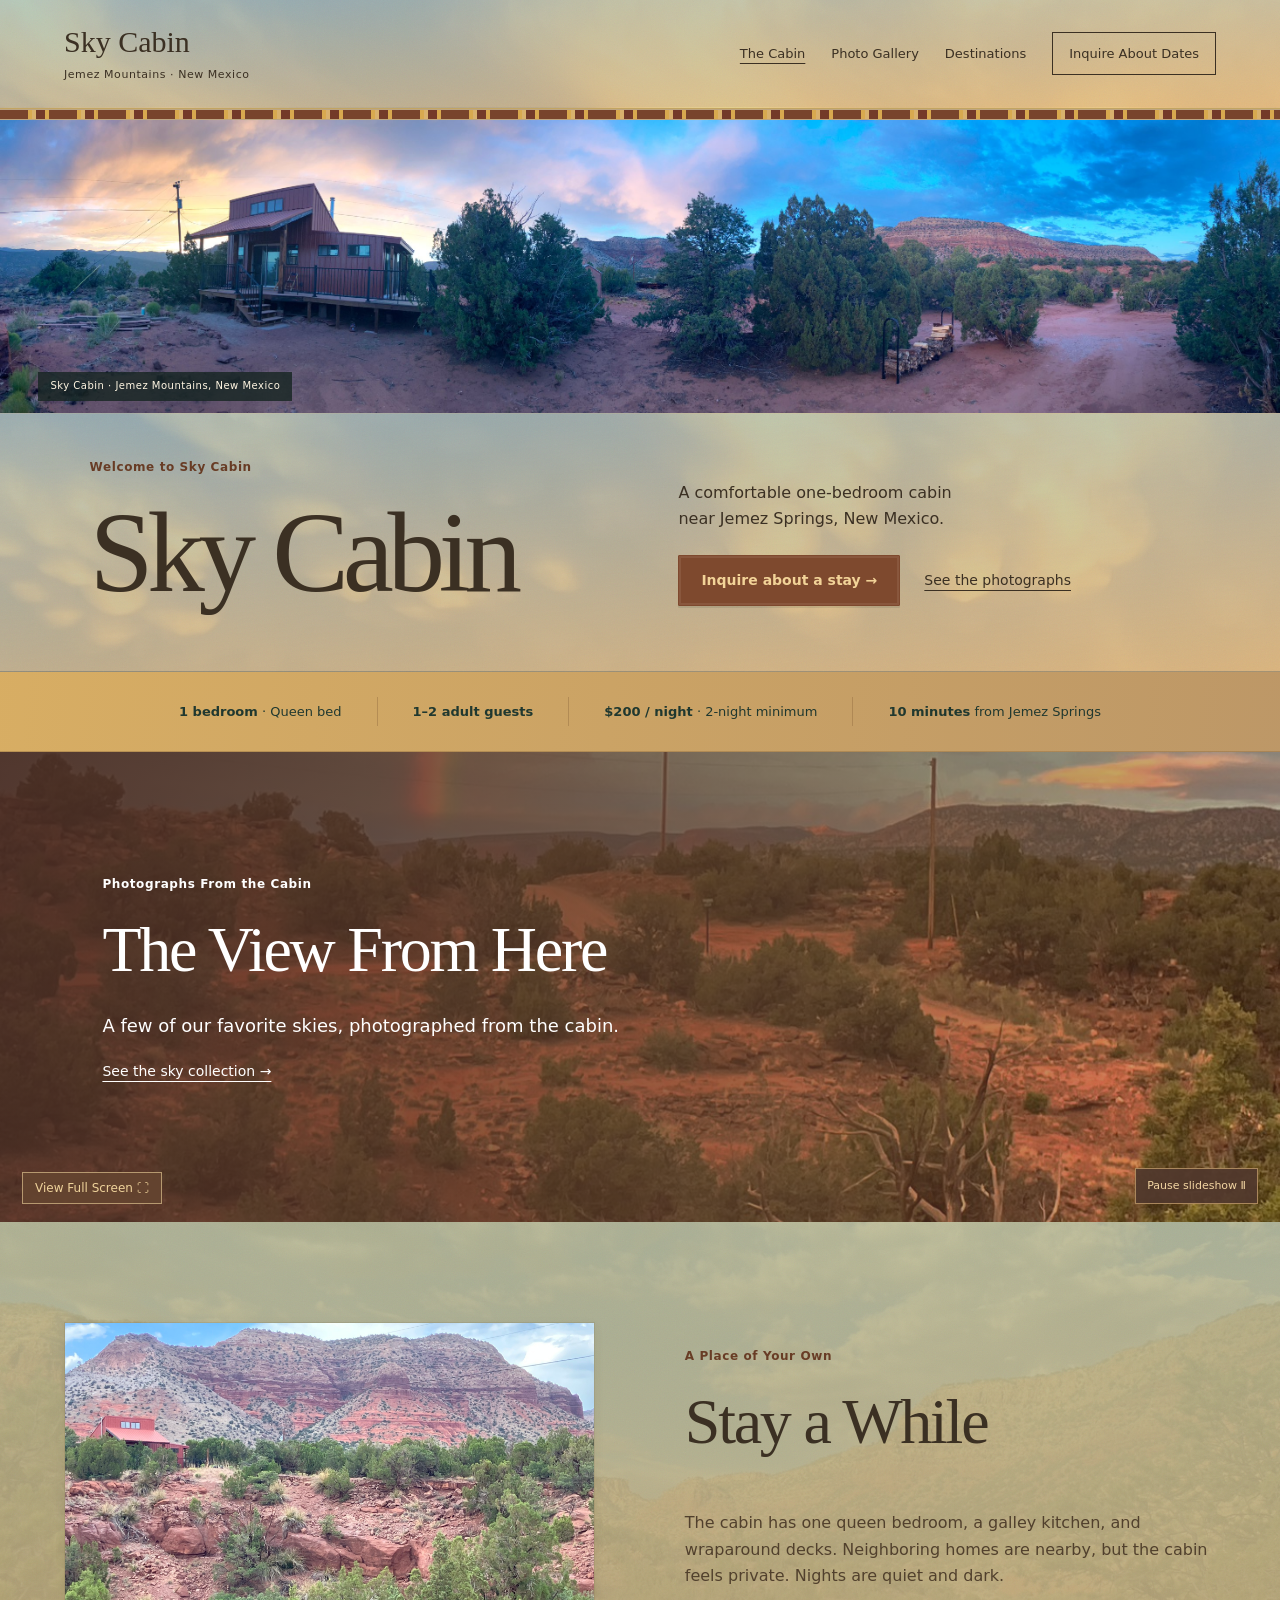
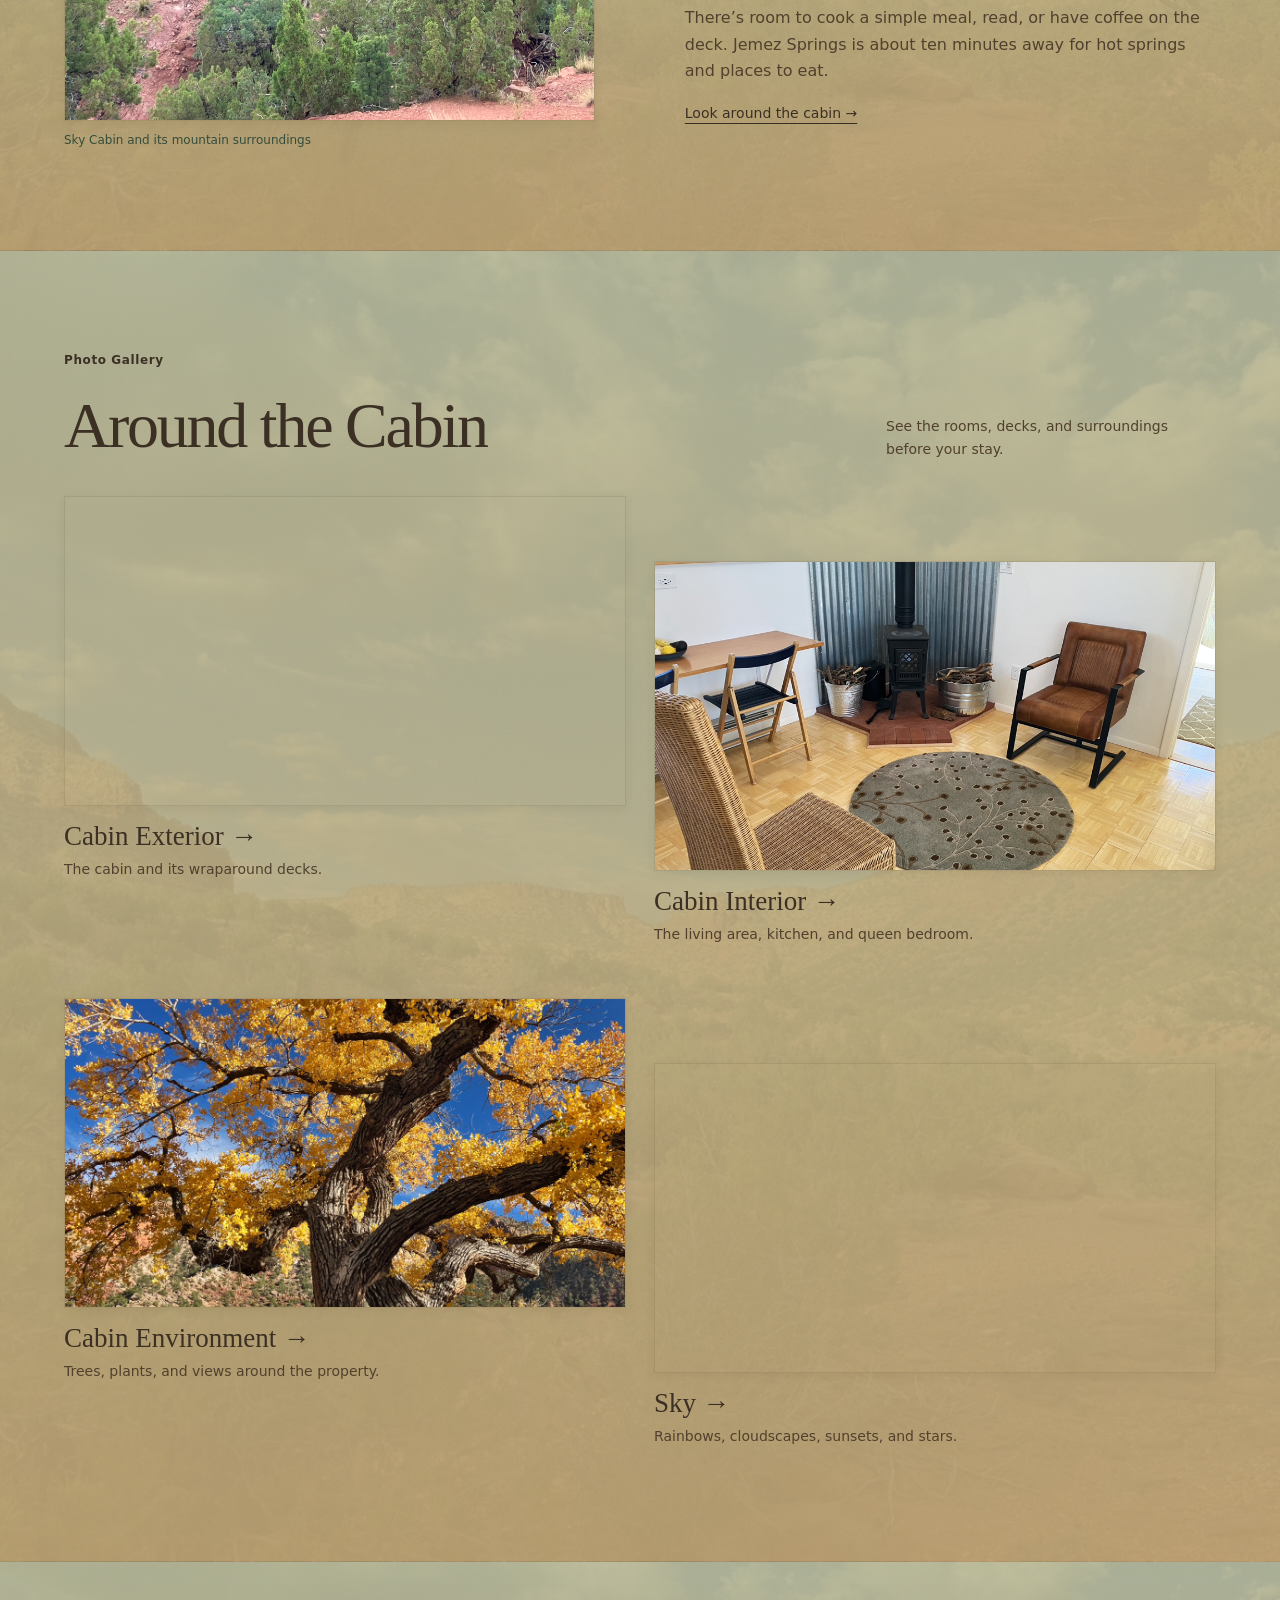
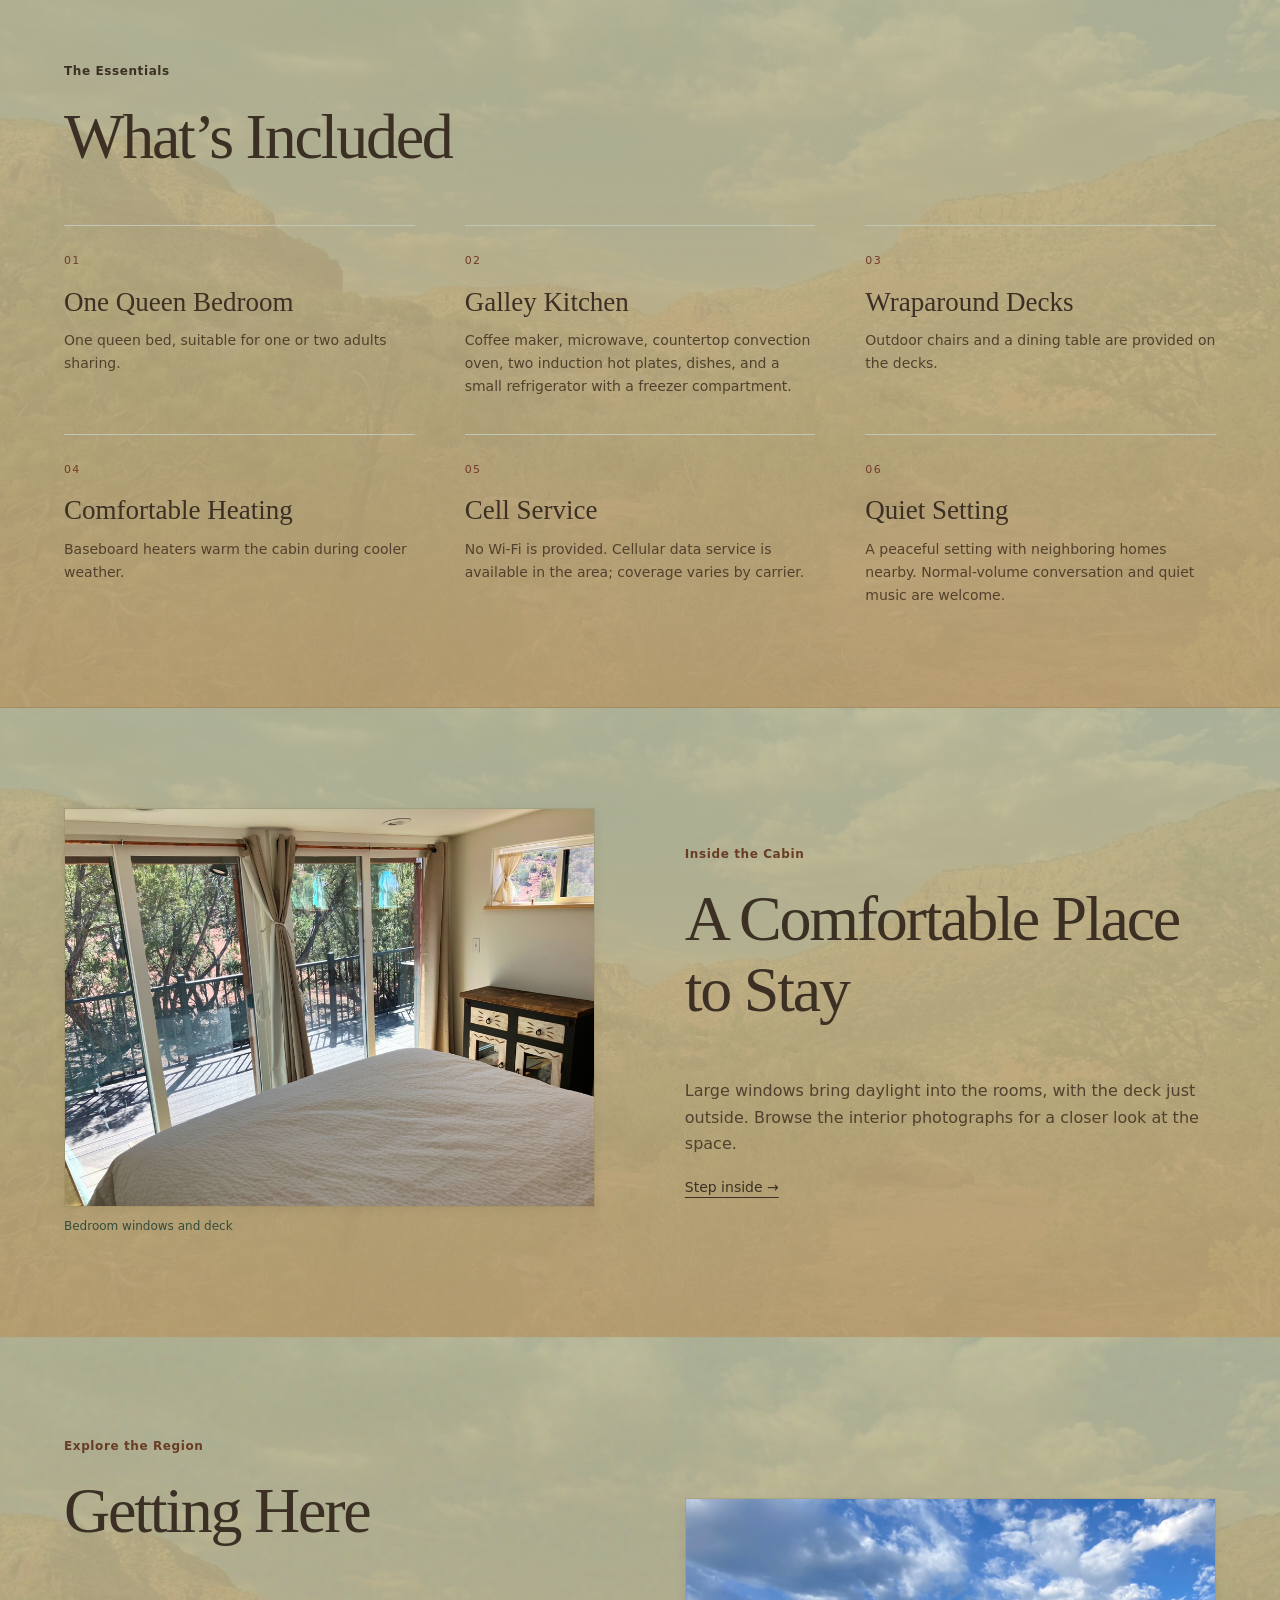
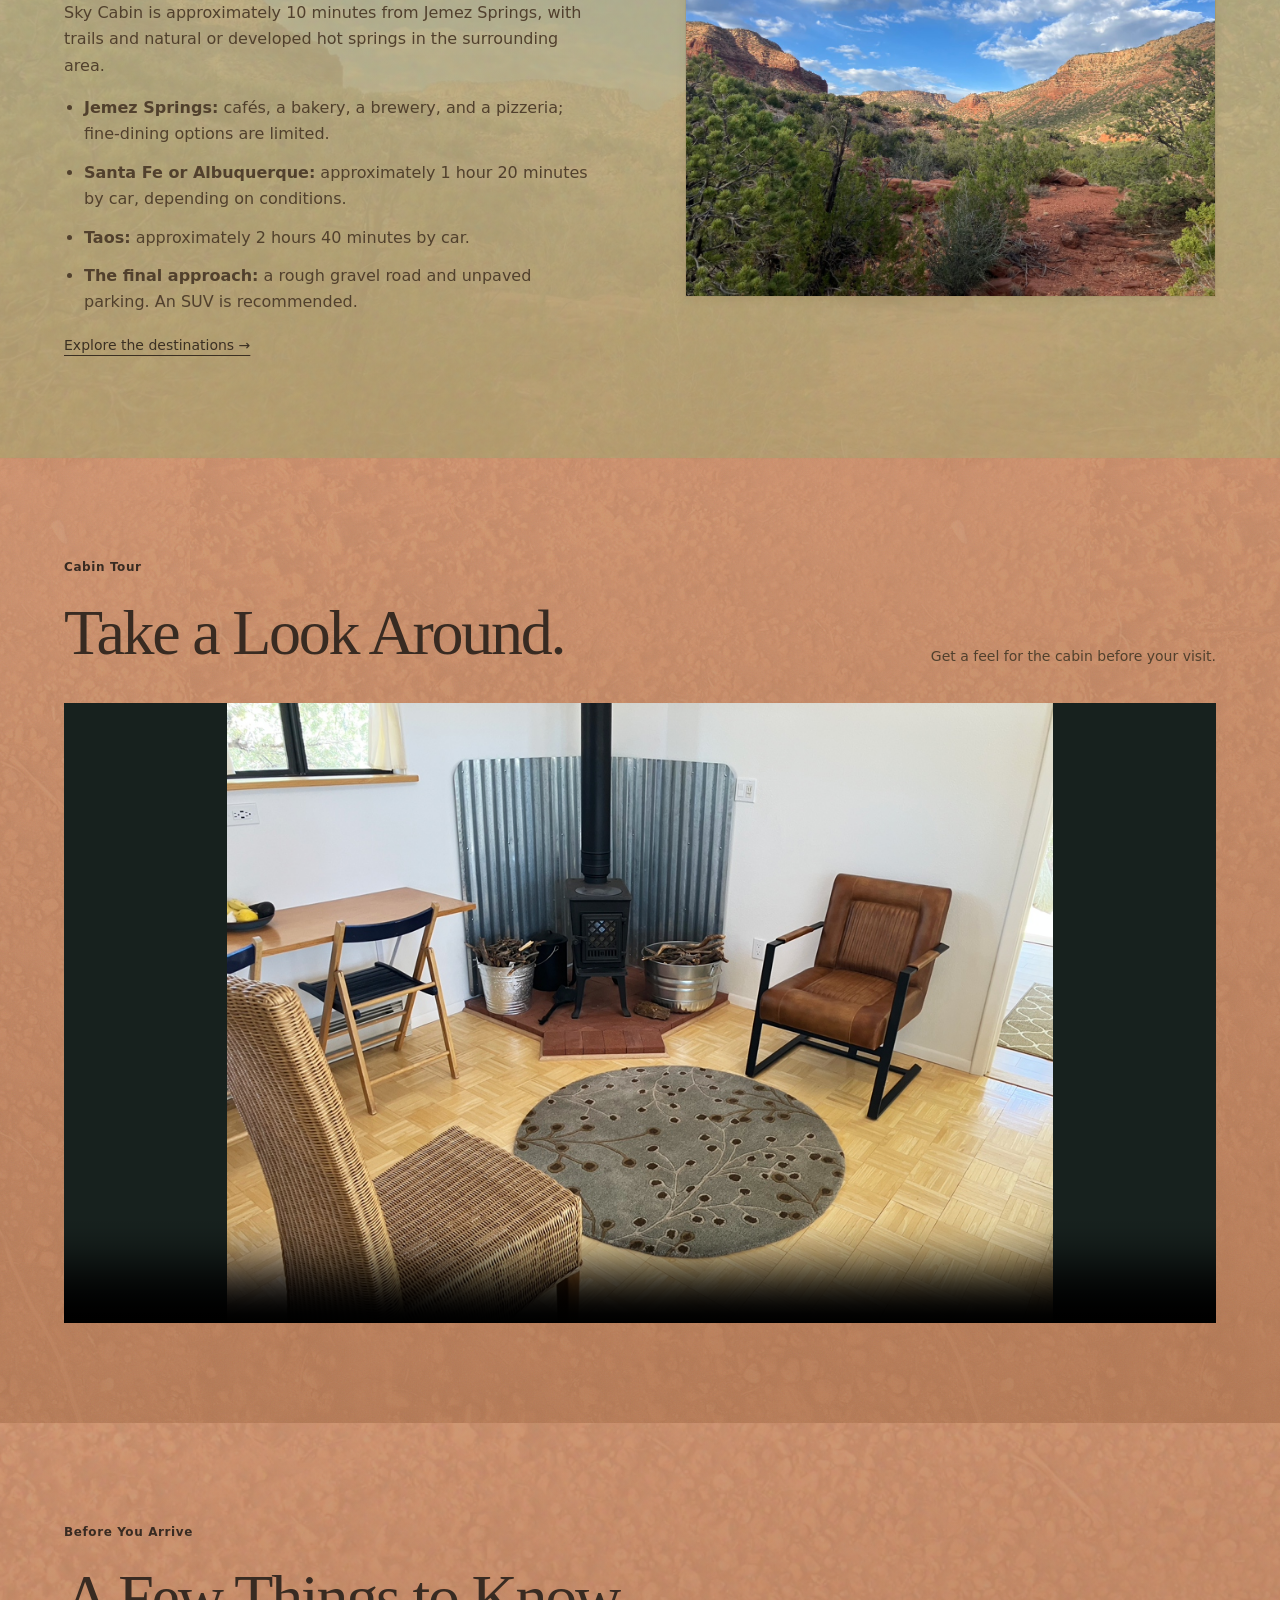
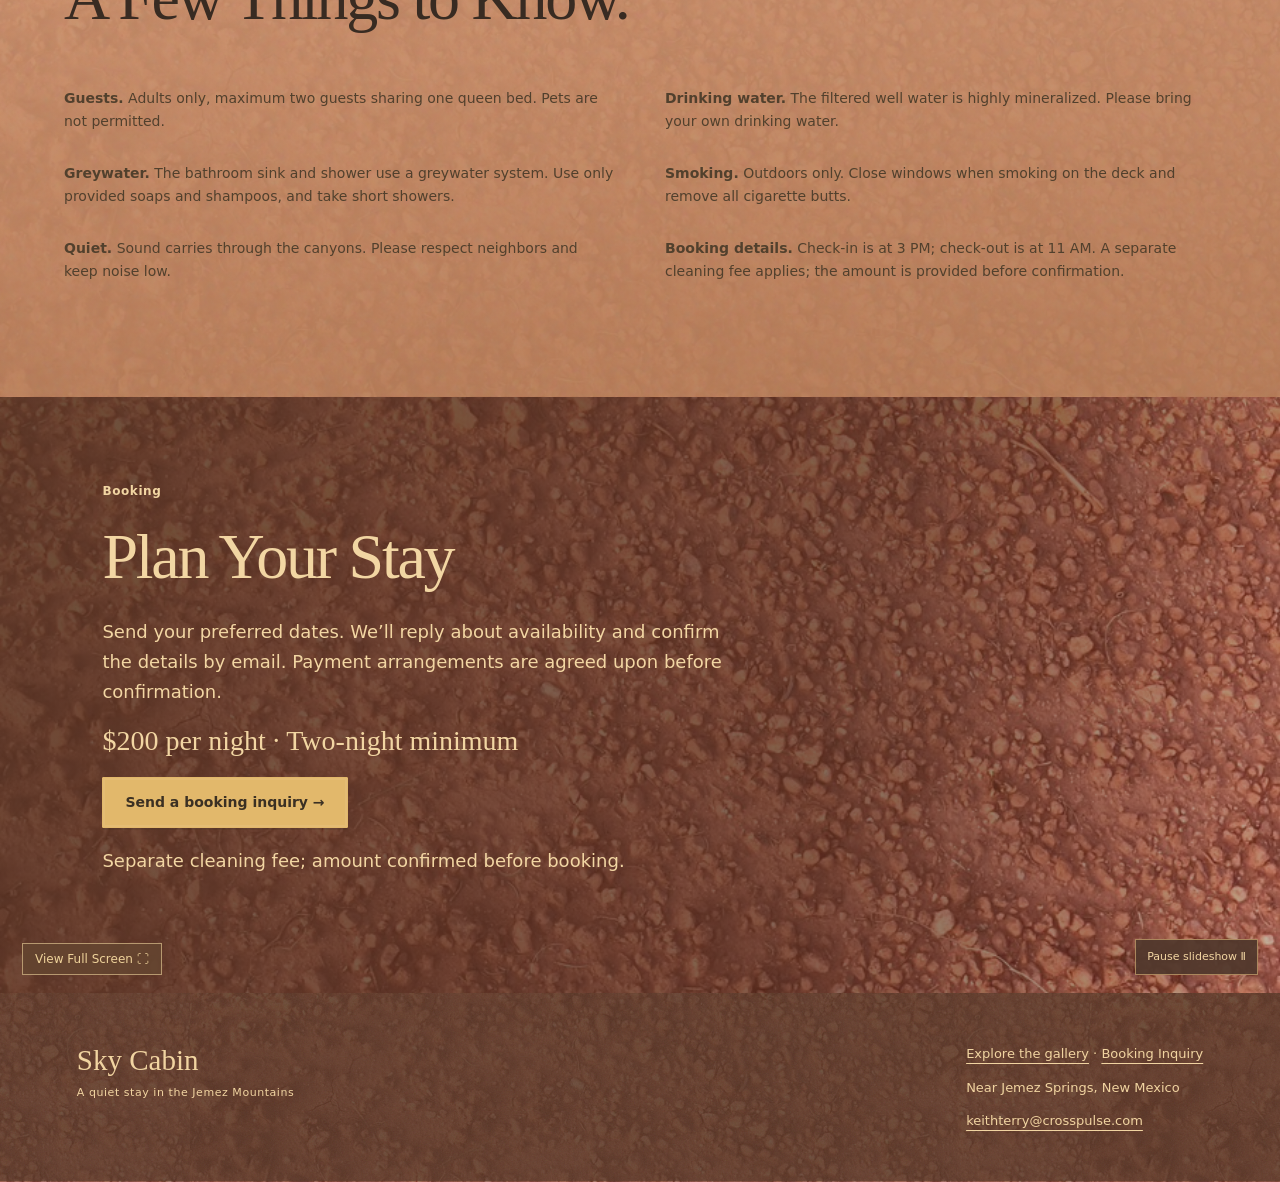
<file: index.html>
<!doctype html><html lang="en" data-look="mesa"><head><meta charset="utf-8"><meta name="viewport" content="width=device-width,initial-scale=1"><meta name="theme-color" content="#b77f54"><title>Jemez Mountains, New Mexico | Sky Cabin</title><meta name="description" content="A quiet mountain cabin near Jemez Springs. View photos, check amenities, and inquire about a stay at Sky Cabin near Jemez Springs, New Mexico."><link rel="stylesheet" href="site.css?v=painted-desert-1"><link rel="stylesheet" href="painted-desert.css?v=1"></head><body><a class="skip" href="#main">Skip to content</a><header class="site-header" data-terrain="sky"><a class="brand" href="index.html">Sky Cabin<span>Jemez Mountains · New Mexico</span></a><nav aria-label="Main navigation"><a href="index.html" aria-current="page">The Cabin</a><a href="gallery.html">Photo Gallery</a><a href="destinations.html">Destinations</a><a href="booking.html">Inquire About Dates</a></nav></header><div class="woven" aria-hidden="true"></div><main id="main"><section class="panorama-hero" aria-labelledby="home-title"><figure><img src="images/Cabin%20Environment/pano.jpg" alt="Wide panorama of Sky Cabin, the surrounding mesas, and evening sky" width="2931" height="671" fetchpriority="high" decoding="async"><figcaption>Sky Cabin · Jemez Mountains, New Mexico</figcaption></figure><div class="panorama-title" data-terrain="sky"><div><p class="eyebrow">Welcome to Sky Cabin</p><h1 id="home-title">Sky Cabin</h1></div><div><p>A comfortable one-bedroom cabin<br>near Jemez Springs, New Mexico.</p><div class="actions"><a class="button" href="booking.html">Inquire about a stay →</a><a class="text-link" href="gallery.html">See the photographs</a></div></div></div></section><div class="facts"><span><strong>1 bedroom</strong> · Queen bed</span><span><strong>1–2 adult guests</strong></span><span><strong>$200 / night</strong> · 2-night minimum</span><span><strong>10 minutes</strong> from Jemez Springs</span></div><section class="sky-feature "><div class="slides" aria-hidden="true"><img src="images/Sky/Jemez-Canyon-Rainbow.jpg" alt="" loading="lazy" decoding="async" class="slide active" width="1210" height="907"><img src="images/Sky/JemezClouds.jpg" alt="" loading="lazy" decoding="async" class="slide" width="1210" height="907"><img src="images/Sky/CanyonClouds.jpg" alt="" loading="lazy" decoding="async" class="slide" width="1210" height="907"></div><button class="slideshow-toggle" type="button" aria-label="Pause background slideshow" aria-pressed="false" hidden>Pause slideshow Ⅱ</button><div class="sky-copy"><p class="eyebrow">Photographs From the Cabin</p><h2>The View From Here</h2><p>A few of our favorite skies, photographed from the cabin.</p><a class="text-link" href="gallery.html#sky">See the sky collection →</a></div></section><section class="wrap section split" id="cabin" data-terrain="mountain"><figure><img src="images/Cabin%2BMountain.jpeg" alt="Sky Cabin with the mountain landscape beyond" class="" loading="lazy" decoding="async" width="2016" height="1512"><figcaption>Sky Cabin and its mountain surroundings</figcaption></figure><div><p class="eyebrow">A Place of Your Own</p><h2>Stay a While</h2><p>The cabin has one queen bedroom, a galley kitchen, and wraparound decks. Neighboring homes are nearby, but the cabin feels private. Nights are quiet and dark.</p><p>There’s room to cook a simple meal, read, or have coffee on the deck. Jemez Springs is about ten minutes away for hot springs and places to eat.</p><a class="text-link" href="gallery.html#exterior">Look around the cabin →</a></div></section><section class="wrap section" id="gallery" data-terrain="mountain"><div class="section-head"><div><p class="eyebrow">Photo Gallery</p><h2>Around the Cabin</h2></div><p>See the rooms, decks, and surroundings before your stay.</p></div><div class="category-grid"><a class="category" href="gallery.html#exterior"><img src="images/Cabin%20exterior/Porch%20Table.jpeg" alt="Cabin Exterior" class="" loading="lazy" decoding="async" width="4032" height="3024"><h3>Cabin Exterior →</h3><p>The cabin and its wraparound decks.</p></a><a class="category" href="gallery.html#interior"><img src="images/Cabin%20Interior/MainRoom.jpg" alt="Cabin Interior" class="" loading="lazy" decoding="async" width="1008" height="756"><h3>Cabin Interior →</h3><p>The living area, kitchen, and queen bedroom.</p></a><a class="category" href="gallery.html#environment"><img src="images/Cabin%20Environment/Tree%20Fall%20Colors.jpg" alt="Cabin Environment" class="" loading="lazy" decoding="async" width="1210" height="907"><h3>Cabin Environment →</h3><p>Trees, plants, and views around the property.</p></a><a class="category" href="gallery.html#sky"><img src="images/Sky/CanyonClouds.jpg" alt="Sky" class="" loading="lazy" decoding="async" width="1210" height="907"><h3>Sky →</h3><p>Rainbows, cloudscapes, sunsets, and stars.</p></a></div></section><section class="details" id="amenities" data-terrain="mountain"><div class="wrap section"><p class="eyebrow">The Essentials</p><h2>What’s Included</h2><div class="amenities"><div class="amenity"><span class="number">01</span><h3>One Queen Bedroom</h3><p>One queen bed, suitable for one or two adults sharing.</p></div><div class="amenity"><span class="number">02</span><h3>Galley Kitchen</h3><p>Coffee maker, microwave, countertop convection oven, two induction hot plates, dishes, and a small refrigerator with a freezer compartment.</p></div><div class="amenity"><span class="number">03</span><h3>Wraparound Decks</h3><p>Outdoor chairs and a dining table are provided on the decks.</p></div><div class="amenity"><span class="number">04</span><h3>Comfortable Heating</h3><p>Baseboard heaters warm the cabin during cooler weather. </p></div><div class="amenity"><span class="number">05</span><h3>Cell Service</h3><p>No Wi-Fi is provided. Cellular data service is available in the area; coverage varies by carrier.</p></div><div class="amenity"><span class="number">06</span><h3>Quiet Setting</h3><p>A peaceful setting with neighboring homes nearby. Normal-volume conversation and quiet music are welcome.</p></div></div></div></section><section class="interior-story wrap section split" data-terrain="mountain"><figure><img src="images/Cabin%20Interior/Bedroom%20Windows%202.jpg" alt="Queen bedroom with wide windows opening toward the deck" loading="lazy" decoding="async" width="1008" height="756"><figcaption>Bedroom windows and deck</figcaption></figure><div><p class="eyebrow">Inside the Cabin</p><h2>A Comfortable Place to Stay</h2><p>Large windows bring daylight into the rooms, with the deck just outside. Browse the interior photographs for a closer look at the space.</p><a href="gallery.html#interior" class="text-link">Step inside →</a></div></section><section class="wrap section split" id="location" data-terrain="mountain"><div><p class="eyebrow">Explore the Region</p><h2>Getting Here</h2><p>Sky Cabin is approximately 10 minutes from Jemez Springs, with trails and natural or developed hot springs in the surrounding area.</p><ul class="location-list"><li><strong>Jemez Springs:</strong> cafés, a bakery, a brewery, and a pizzeria; fine-dining options are limited.</li><li><strong>Santa Fe or Albuquerque:</strong> approximately 1 hour 20 minutes by car, depending on conditions.</li><li><strong>Taos:</strong> approximately 2 hours 40 minutes by car.</li><li><strong>The final approach:</strong> a rough gravel road and unpaved parking. An SUV is recommended.</li></ul><a class="text-link" href="destinations.html">Explore the destinations →</a></div><figure><img src="images/Cabin%20Environment/JemezCanyon%2C.jpg" alt="Red rock canyon and green mountain vegetation in the Jemez" class="" loading="lazy" decoding="async" width="1210" height="907"></figure></section><section class="tour" id="tour" data-terrain="earth"><div class="wrap section"><div class="section-head"><div><p class="eyebrow">Cabin Tour</p><h2>Take a Look Around.</h2></div><p>Get a feel for the cabin before your visit.</p></div><video controls preload="none" poster="images/Cabin%20Interior/MainRoom.jpg"><source src="images/SkyCabinTour.mp4" type="video/mp4"><a href="images/SkyCabinTour.mp4">Watch the cabin tour</a></video></div></section><section class="wrap section" id="guest-info" data-terrain="earth"><p class="eyebrow">Before You Arrive</p><h2>A Few Things to Know.</h2><div class="rules"><p><strong>Guests.</strong> Adults only, maximum two guests sharing one queen bed. Pets are not permitted.</p><p><strong>Drinking water.</strong> The filtered well water is highly mineralized. Please bring your own drinking water.</p><p><strong>Greywater.</strong> The bathroom sink and shower use a greywater system. Use only provided soaps and shampoos, and take short showers.</p><p><strong>Smoking.</strong> Outdoors only. Close windows when smoking on the deck and remove all cigarette butts.</p><p><strong>Quiet.</strong> Sound carries through the canyons. Please respect neighbors and keep noise low.</p><p><strong>Booking details.</strong> Check-in is at 3 PM; check-out is at 11 AM. A separate cleaning fee applies; the amount is provided before confirmation.</p></div></section><section class="sky-feature booking-banner" data-terrain="earth-photo"><div class="slides" aria-hidden="true"><img src="images/Cabin%20Environment/Ground.jpg" alt="" loading="lazy" decoding="async" class="slide active" width="907" height="1210"><img src="images/Cabin%20Environment/Cottonwood%20Bark.jpg" alt="" loading="lazy" decoding="async" class="slide" width="907" height="1210"><img src="images/Cabin%20Environment/JemezCanyon%2C.jpg" alt="" loading="lazy" decoding="async" class="slide" width="907" height="1210"></div><button class="slideshow-toggle" type="button" aria-label="Pause background slideshow" aria-pressed="false" hidden>Pause slideshow Ⅱ</button><div class="sky-copy"><p class="eyebrow">Booking</p><h2>Plan Your Stay</h2><p>Send your preferred dates. We’ll reply about availability and confirm the details by email. Payment arrangements are agreed upon before confirmation.</p><div class="rate">$200 per night · Two-night minimum</div><a class="button light" href="booking.html">Send a booking inquiry →</a><p class="note" style="color:inherit;margin-top:18px">Separate cleaning fee; amount confirmed before booking.</p></div></section></main><footer data-terrain="earth"><a class="brand" href="index.html">Sky Cabin<span>A quiet stay in the Jemez Mountains</span></a><div><a href="gallery.html">Explore the gallery</a> · <a href="booking.html">Booking Inquiry</a><p>Near Jemez Springs, New Mexico</p><a href="mailto:keithterry@crosspulse.com">keithterry@crosspulse.com</a></div></footer><script src="site.js?v=painted-desert-1" defer></script></body></html>
</file>
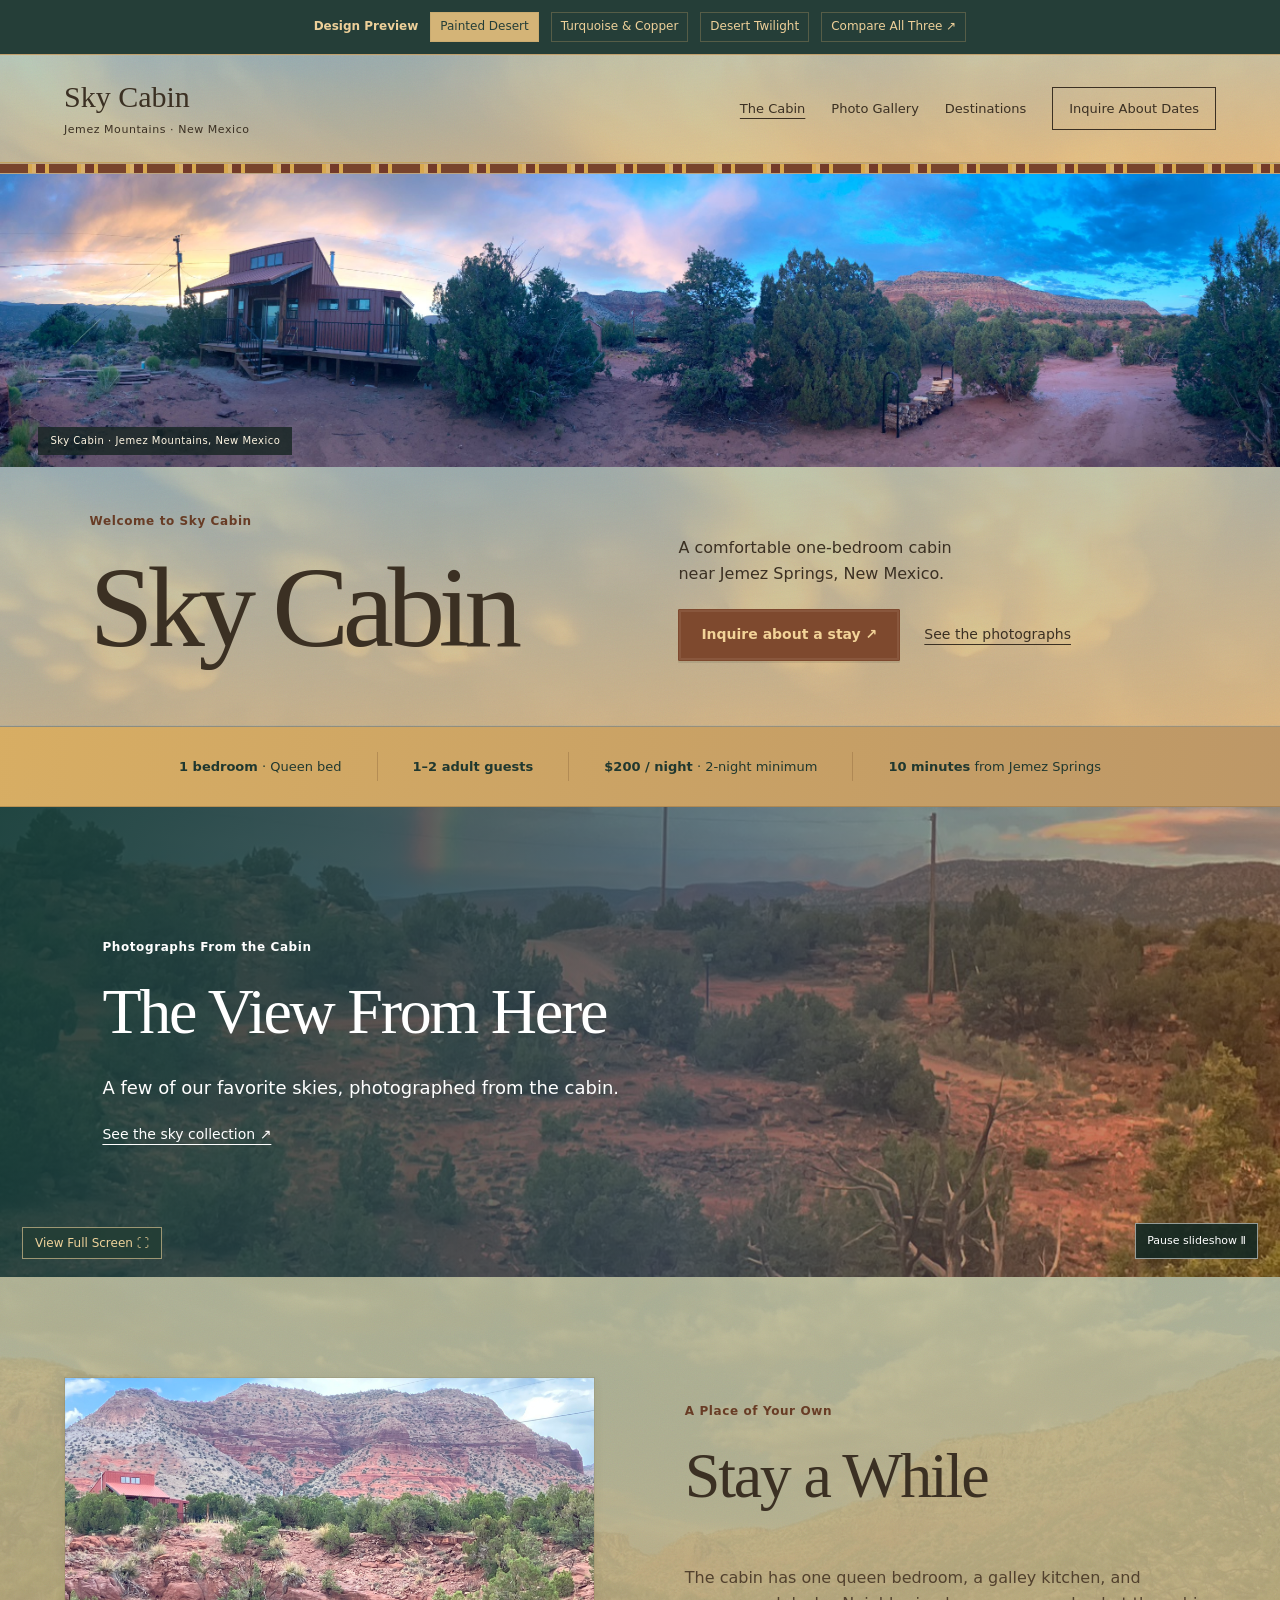
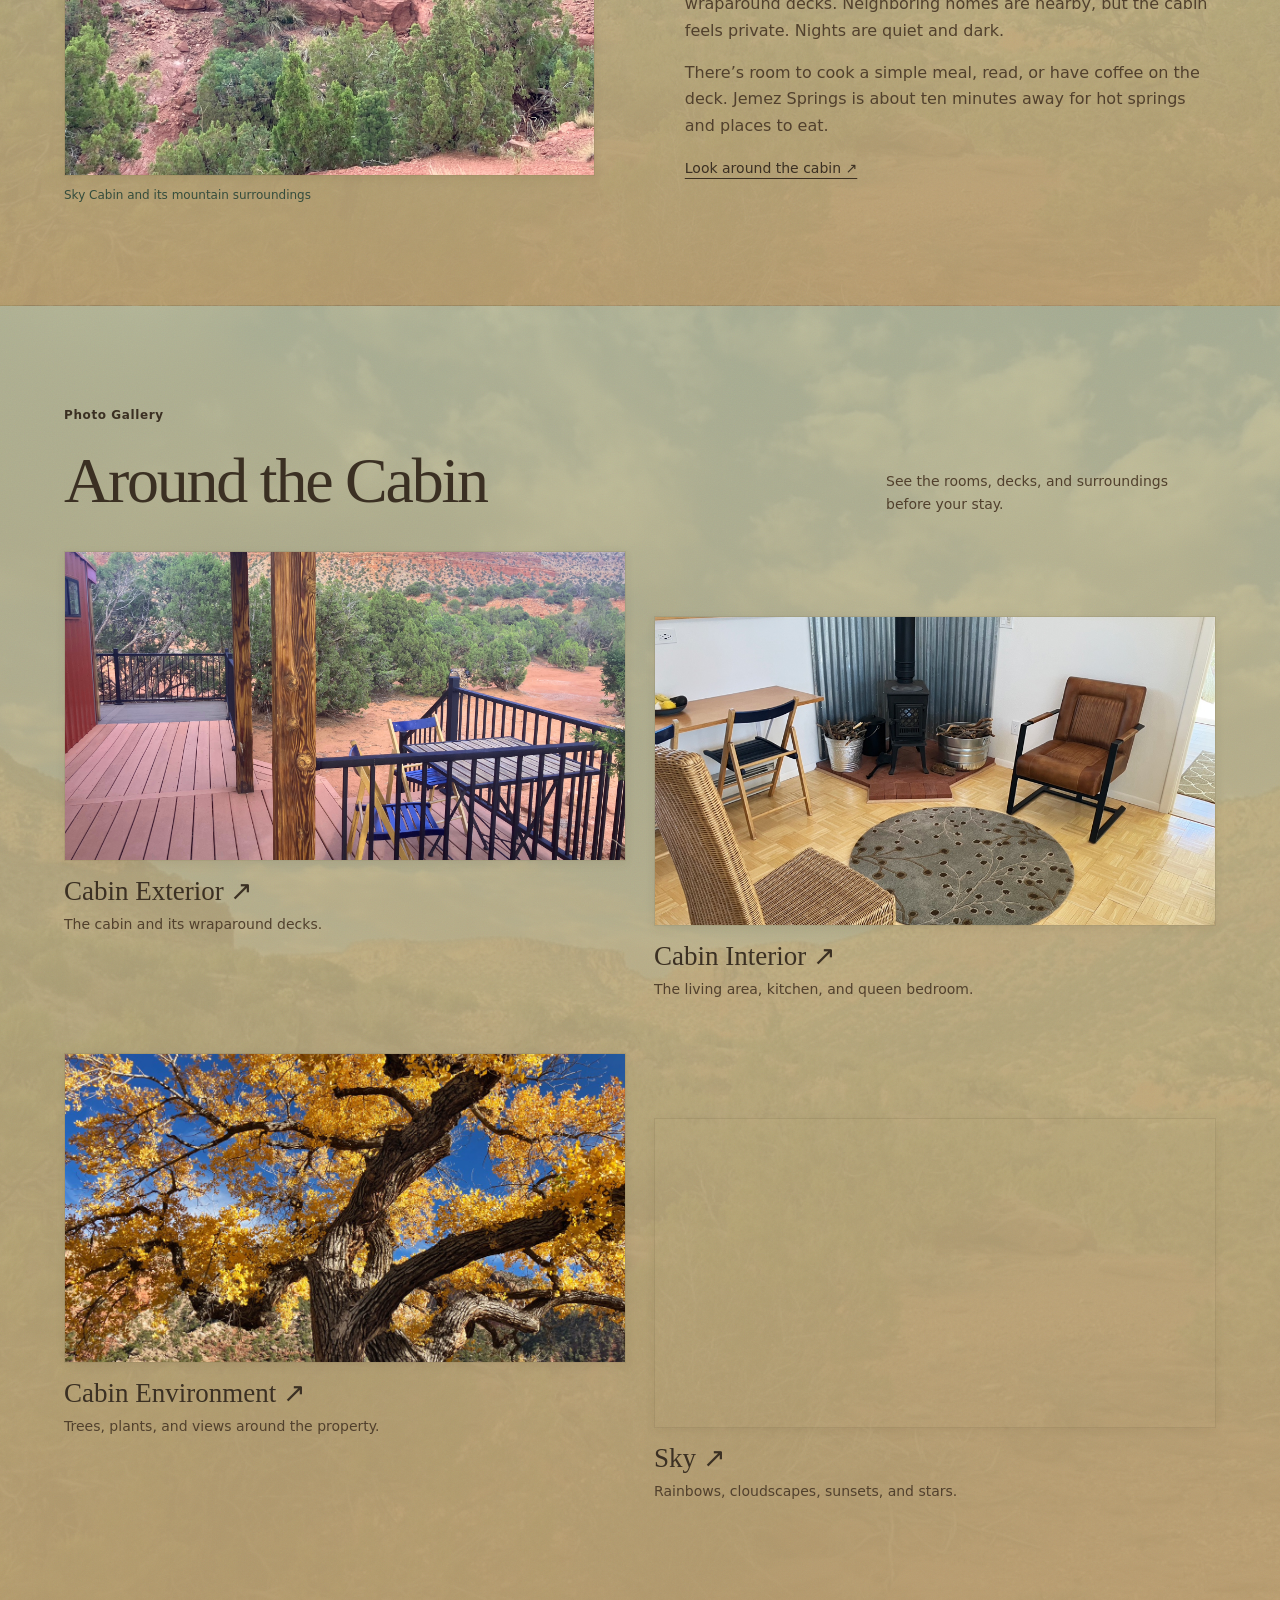
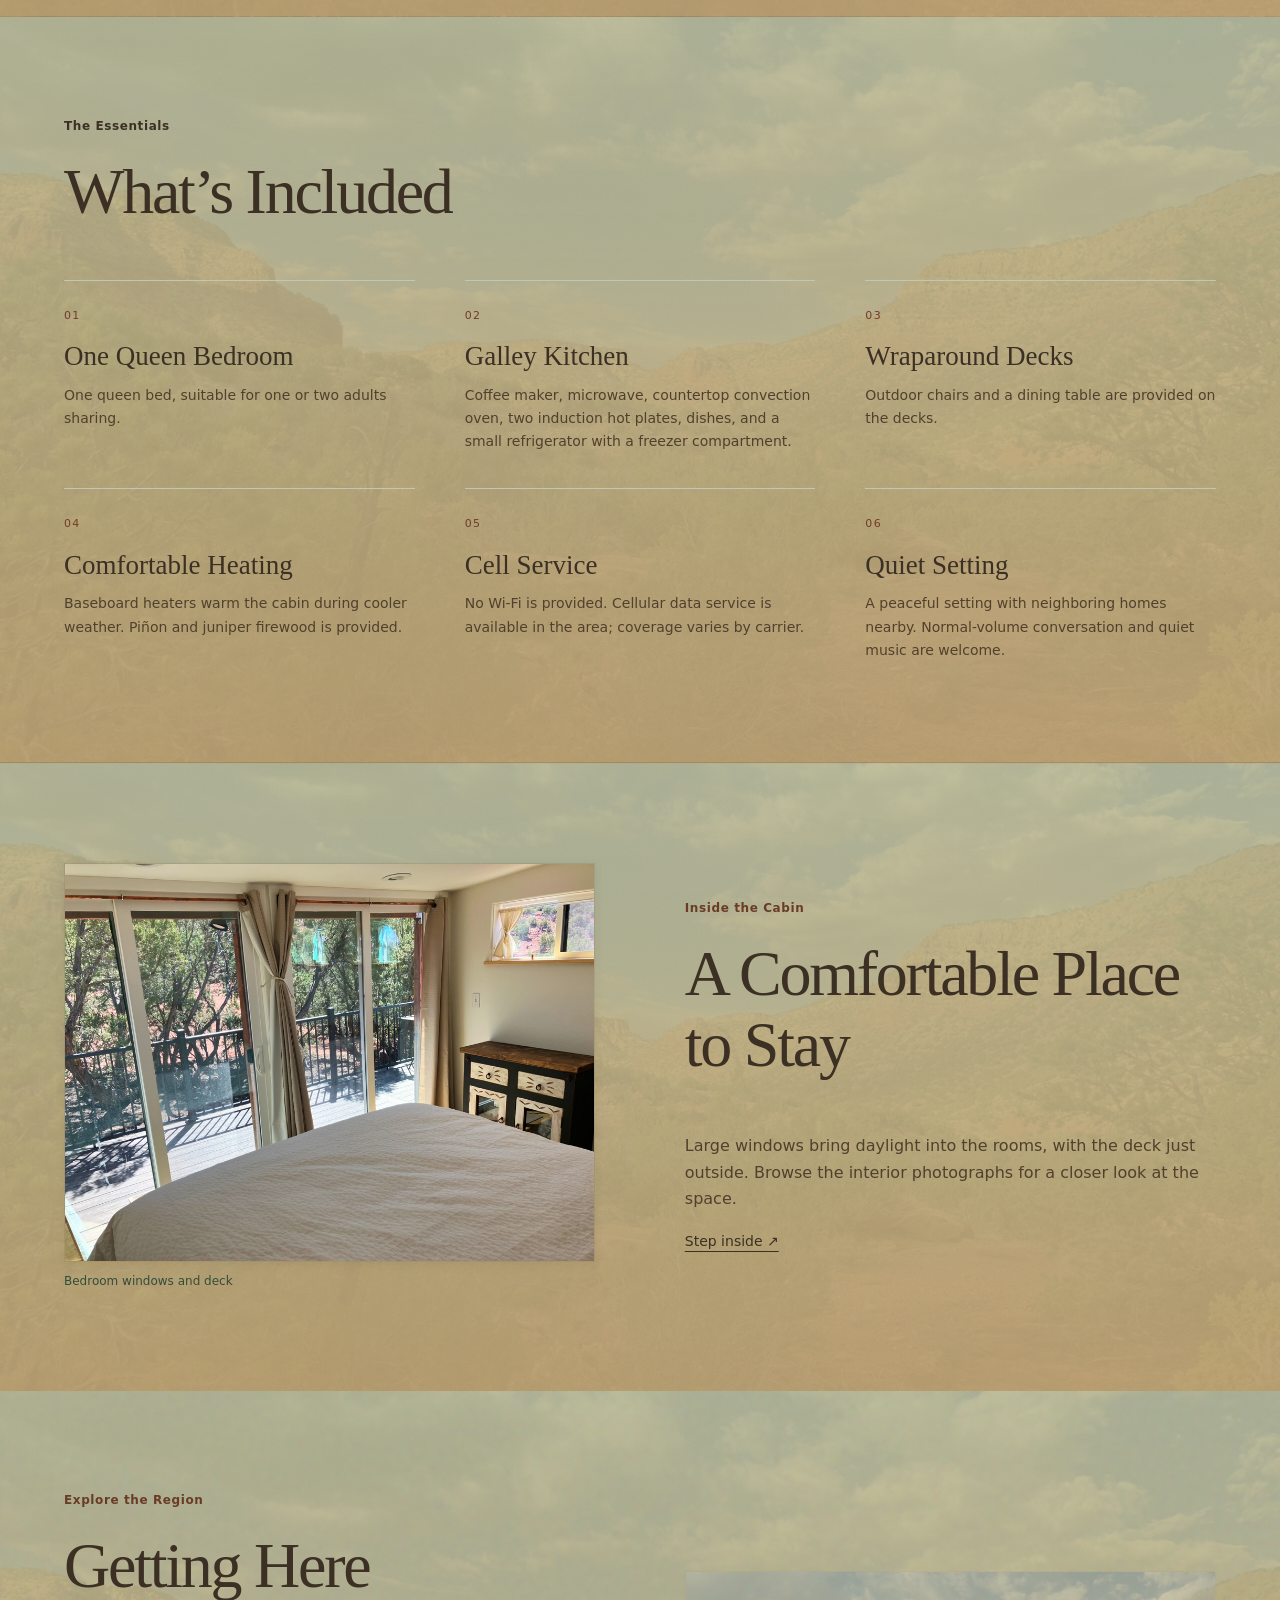
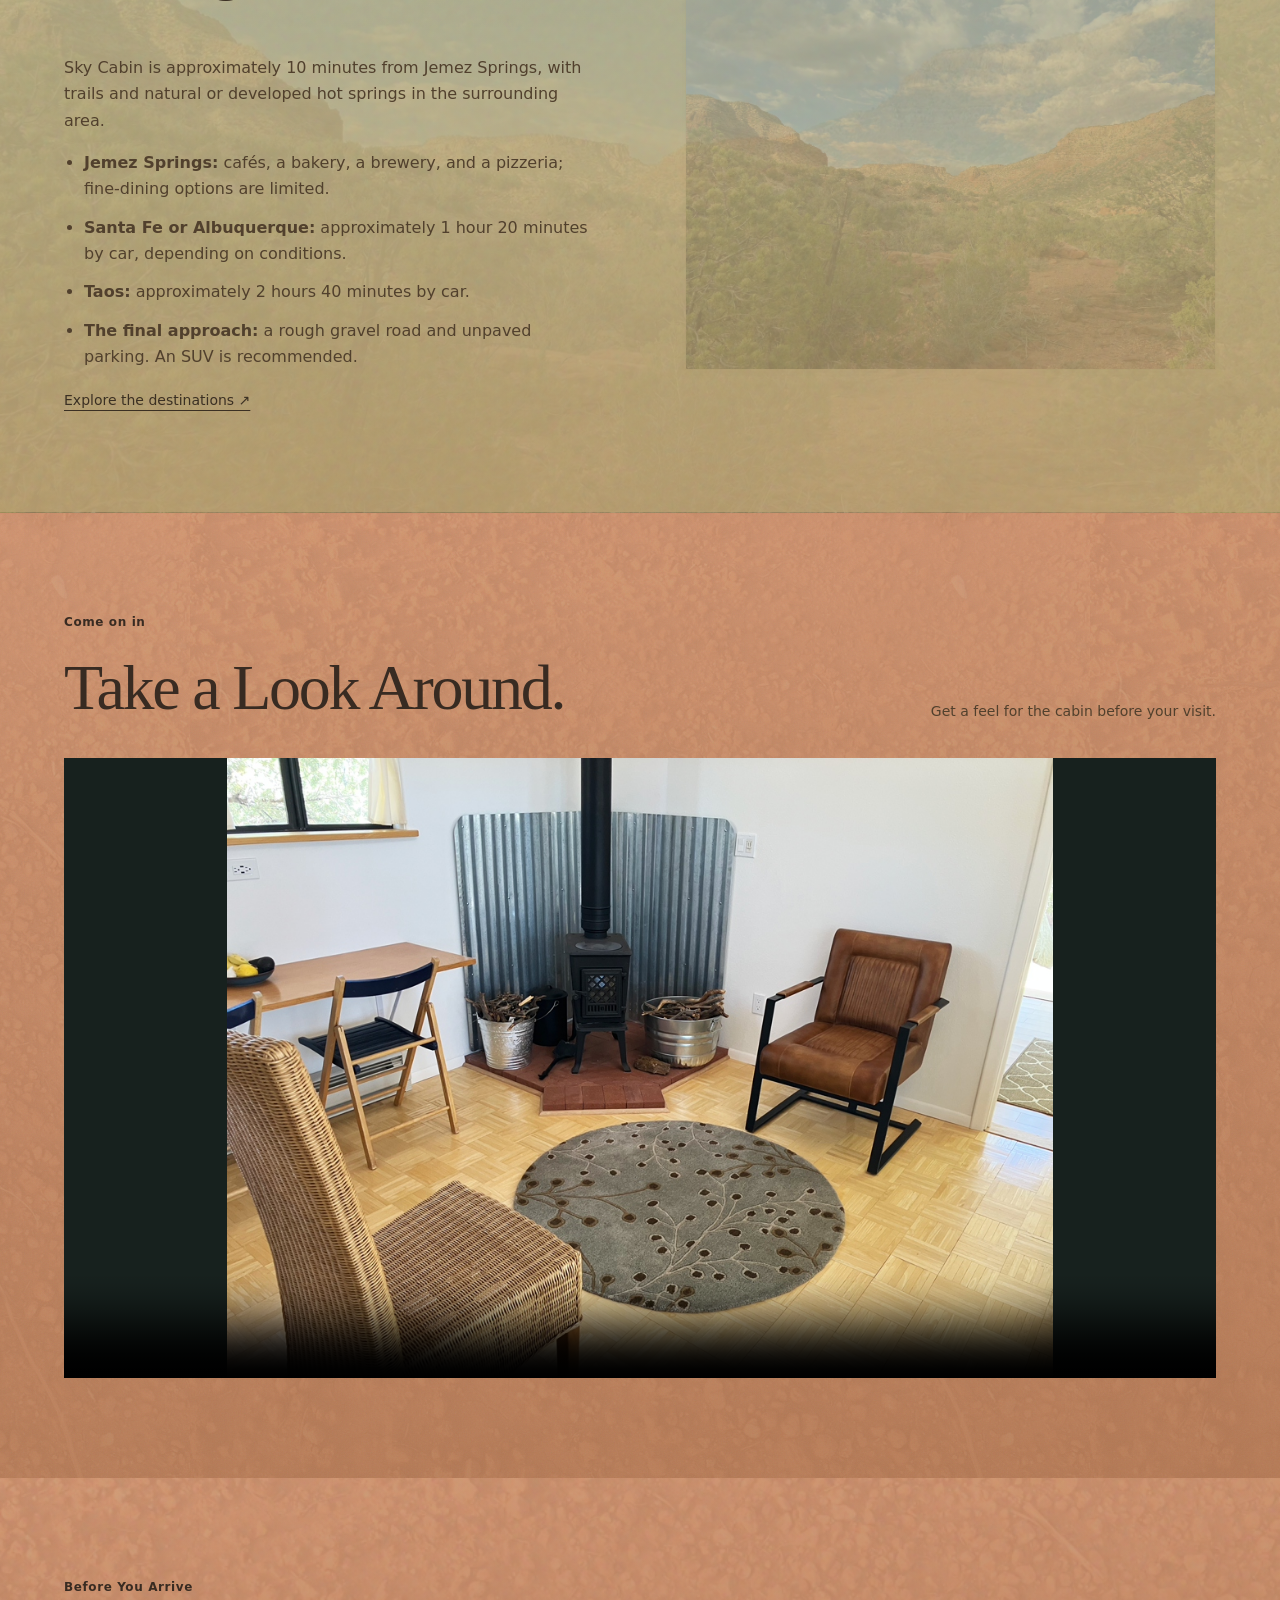
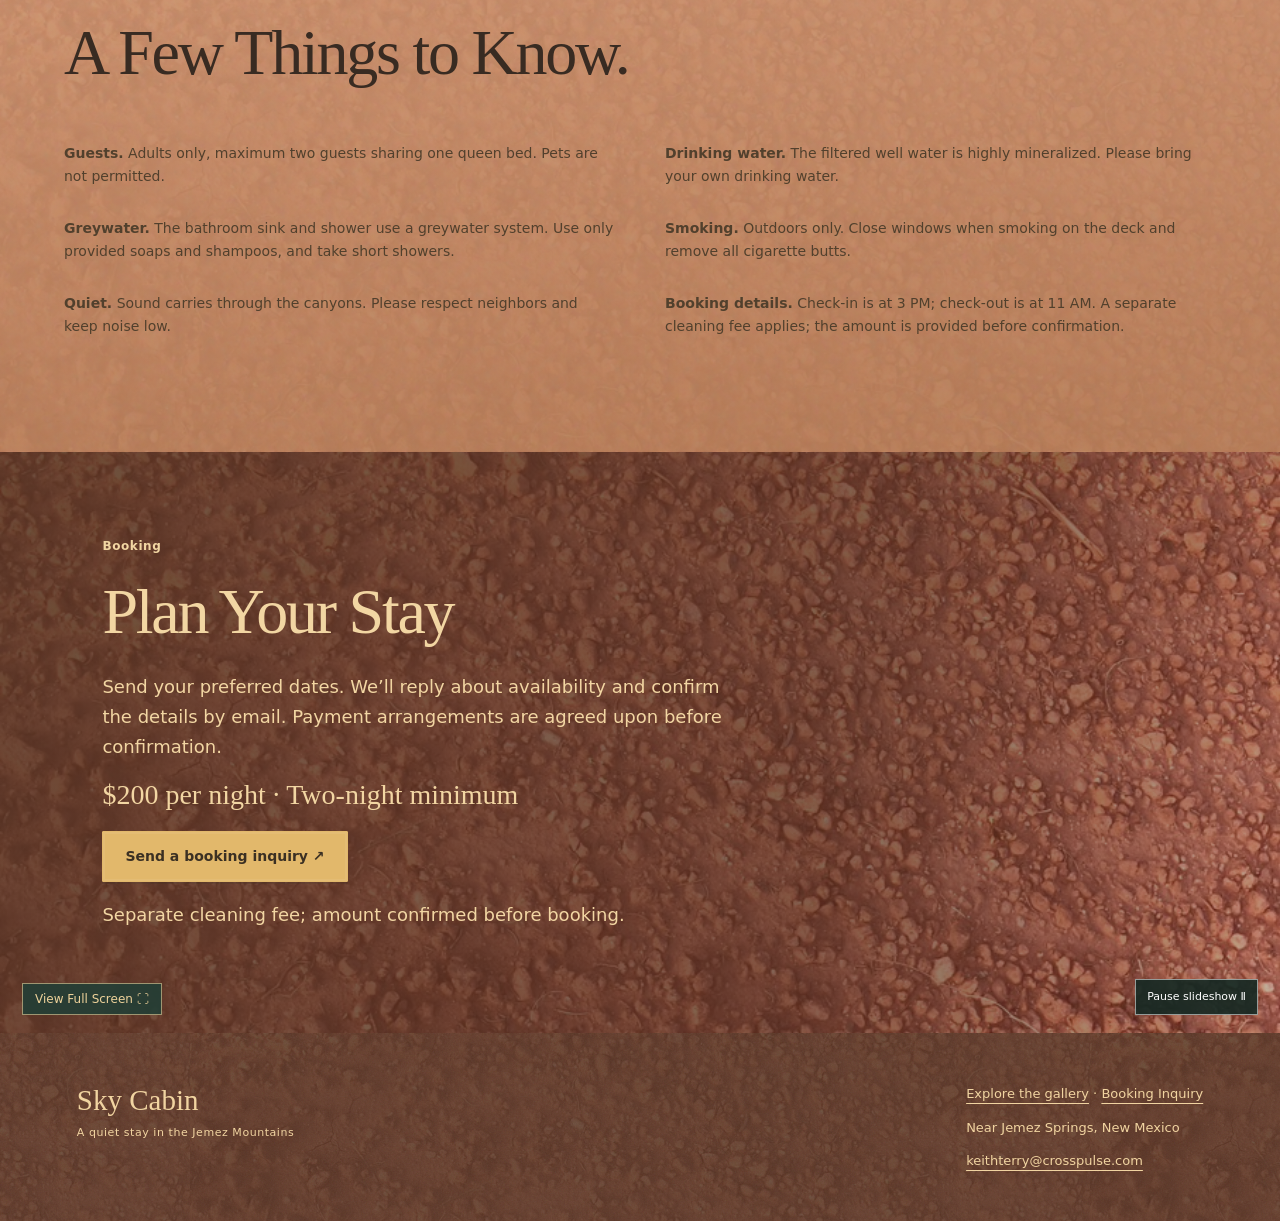
<file: preview/index.html>
<!doctype html><html lang="en"><head><base href="../"><meta charset="utf-8"><meta name="viewport" content="width=device-width,initial-scale=1"><meta name="theme-color" content="#263c3b"><title>Jemez Mountains, New Mexico | Sky Cabin</title><meta name="description" content="A quiet mountain cabin near Jemez Springs. Explore the cabin, dramatic skies, and surrounding landscape, and inquire about a stay."><script src="preview/looks.js"></script><link rel="stylesheet" href="preview/site.css"><link rel="stylesheet" href="preview/looks.css"></head><body><a class="skip" href="#main">Skip to content</a><header class="site-header" data-terrain="sky"><a class="brand" href="preview/index.html">Sky Cabin<span>Jemez Mountains · New Mexico</span></a><nav aria-label="Main navigation"><a href="preview/index.html" aria-current="page">The Cabin</a><a href="preview/gallery.html">Photo Gallery</a><a href="preview/destinations.html">Destinations</a><a href="preview/booking.html">Inquire About Dates</a></nav></header><div class="woven" aria-hidden="true"></div><main id="main"><section class="panorama-hero" aria-labelledby="home-title"><figure><img src="images/Cabin%20Environment/pano.jpg" alt="Wide panorama of Sky Cabin, the surrounding mesas, and evening sky" width="2931" height="671" fetchpriority="high" decoding="async"><figcaption>Sky Cabin · Jemez Mountains, New Mexico</figcaption></figure><div class="panorama-title" data-terrain="sky"><div><p class="eyebrow">Welcome to Sky Cabin</p><h1 id="home-title">Sky Cabin</h1></div><div><p>A comfortable one-bedroom cabin<br>near Jemez Springs, New Mexico.</p><div class="actions"><a class="button" href="preview/booking.html">Inquire about a stay ↗</a><a class="text-link" href="preview/gallery.html">See the photographs</a></div></div></div></section><div class="facts"><span><strong>1 bedroom</strong> · Queen bed</span><span><strong>1–2 adult guests</strong></span><span><strong>$200 / night</strong> · 2-night minimum</span><span><strong>10 minutes</strong> from Jemez Springs</span></div><section class="sky-feature "><div class="slides" aria-hidden="true"><img src="images/Sky/Jemez-Canyon-Rainbow.jpg" alt="" loading="lazy" decoding="async" class="slide active" width="1210" height="907"><img src="images/Sky/JemezClouds.jpg" alt="" loading="lazy" decoding="async" class="slide" width="1210" height="907"><img src="images/Sky/CanyonClouds.jpg" alt="" loading="lazy" decoding="async" class="slide" width="1210" height="907"></div><button class="slideshow-toggle" type="button" aria-label="Pause background slideshow" aria-pressed="false" hidden>Pause slideshow Ⅱ</button><div class="sky-copy"><p class="eyebrow">Photographs From the Cabin</p><h2>The View From Here</h2><p>A few of our favorite skies, photographed from the cabin.</p><a class="text-link" href="preview/gallery.html#sky">See the sky collection ↗</a></div></section><section class="wrap section split" id="cabin" data-terrain="mountain"><figure><img src="images/Cabin%2BMountain.jpeg" alt="Sky Cabin with the mountain landscape beyond" class="" loading="lazy" decoding="async" width="2016" height="1512"><figcaption>Sky Cabin and its mountain surroundings</figcaption></figure><div><p class="eyebrow">A Place of Your Own</p><h2>Stay a While</h2><p>The cabin has one queen bedroom, a galley kitchen, and wraparound decks. Neighboring homes are nearby, but the cabin feels private. Nights are quiet and dark.</p><p>There’s room to cook a simple meal, read, or have coffee on the deck. Jemez Springs is about ten minutes away for hot springs and places to eat.</p><a class="text-link" href="preview/gallery.html#exterior">Look around the cabin ↗</a></div></section><section class="wrap section" id="gallery" data-terrain="mountain"><div class="section-head"><div><p class="eyebrow">Photo Gallery</p><h2>Around the Cabin</h2></div><p>See the rooms, decks, and surroundings before your stay.</p></div><div class="category-grid"><a class="category" href="preview/gallery.html#exterior"><img src="images/Cabin%20exterior/Porch%20Table.jpeg" alt="Cabin Exterior" class="" loading="lazy" decoding="async" width="4032" height="3024"><h3>Cabin Exterior ↗</h3><p>The cabin and its wraparound decks.</p></a><a class="category" href="preview/gallery.html#interior"><img src="images/Cabin%20Interior/MainRoom.jpg" alt="Cabin Interior" class="" loading="lazy" decoding="async" width="1008" height="756"><h3>Cabin Interior ↗</h3><p>The living area, kitchen, and queen bedroom.</p></a><a class="category" href="preview/gallery.html#environment"><img src="images/Cabin%20Environment/Tree%20Fall%20Colors.jpg" alt="Cabin Environment" class="" loading="lazy" decoding="async" width="1210" height="907"><h3>Cabin Environment ↗</h3><p>Trees, plants, and views around the property.</p></a><a class="category" href="preview/gallery.html#sky"><img src="images/Sky/CanyonClouds.jpg" alt="Sky" class="" loading="lazy" decoding="async" width="1210" height="907"><h3>Sky ↗</h3><p>Rainbows, cloudscapes, sunsets, and stars.</p></a></div></section><section class="details" id="amenities" data-terrain="mountain"><div class="wrap section"><p class="eyebrow">The Essentials</p><h2>What’s Included</h2><div class="amenities"><div class="amenity"><span class="number">01</span><h3>One Queen Bedroom</h3><p>One queen bed, suitable for one or two adults sharing.</p></div><div class="amenity"><span class="number">02</span><h3>Galley Kitchen</h3><p>Coffee maker, microwave, countertop convection oven, two induction hot plates, dishes, and a small refrigerator with a freezer compartment.</p></div><div class="amenity"><span class="number">03</span><h3>Wraparound Decks</h3><p>Outdoor chairs and a dining table are provided on the decks.</p></div><div class="amenity"><span class="number">04</span><h3>Comfortable Heating</h3><p>Baseboard heaters warm the cabin during cooler weather. Piñon and juniper firewood is provided.</p></div><div class="amenity"><span class="number">05</span><h3>Cell Service</h3><p>No Wi-Fi is provided. Cellular data service is available in the area; coverage varies by carrier.</p></div><div class="amenity"><span class="number">06</span><h3>Quiet Setting</h3><p>A peaceful setting with neighboring homes nearby. Normal-volume conversation and quiet music are welcome.</p></div></div></div></section><section class="interior-story wrap section split" data-terrain="mountain"><figure><img src="images/Cabin%20Interior/Bedroom%20Windows%202.jpg" alt="Queen bedroom with wide windows opening toward the deck" loading="lazy" decoding="async" width="1008" height="756"><figcaption>Bedroom windows and deck</figcaption></figure><div><p class="eyebrow">Inside the Cabin</p><h2>A Comfortable Place to Stay</h2><p>Large windows bring daylight into the rooms, with the deck just outside. Browse the interior photographs for a closer look at the space.</p><a href="preview/gallery.html#interior" class="text-link">Step inside ↗</a></div></section><section class="wrap section split" id="location" data-terrain="mountain"><div><p class="eyebrow">Explore the Region</p><h2>Getting Here</h2><p>Sky Cabin is approximately 10 minutes from Jemez Springs, with trails and natural or developed hot springs in the surrounding area.</p><ul class="location-list"><li><strong>Jemez Springs:</strong> cafés, a bakery, a brewery, and a pizzeria; fine-dining options are limited.</li><li><strong>Santa Fe or Albuquerque:</strong> approximately 1 hour 20 minutes by car, depending on conditions.</li><li><strong>Taos:</strong> approximately 2 hours 40 minutes by car.</li><li><strong>The final approach:</strong> a rough gravel road and unpaved parking. An SUV is recommended.</li></ul><a class="text-link" href="preview/destinations.html">Explore the destinations ↗</a></div><figure><img src="images/Cabin%20Environment/JemezCanyon%2C.jpg" alt="Red rock canyon and green mountain vegetation in the Jemez" class="" loading="lazy" decoding="async" width="1210" height="907"></figure></section><section class="tour" id="tour" data-terrain="earth"><div class="wrap section"><div class="section-head"><div><p class="eyebrow">Come on in</p><h2>Take a Look Around.</h2></div><p>Get a feel for the cabin before your visit.</p></div><video controls preload="none" poster="images/Cabin%20Interior/MainRoom.jpg"><source src="images/SkyCabinTour.mp4" type="video/mp4"><a href="images/SkyCabinTour.mp4">Watch the cabin tour</a></video></div></section><section class="wrap section" id="guest-info" data-terrain="earth"><p class="eyebrow">Before You Arrive</p><h2>A Few Things to Know.</h2><div class="rules"><p><strong>Guests.</strong> Adults only, maximum two guests sharing one queen bed. Pets are not permitted.</p><p><strong>Drinking water.</strong> The filtered well water is highly mineralized. Please bring your own drinking water.</p><p><strong>Greywater.</strong> The bathroom sink and shower use a greywater system. Use only provided soaps and shampoos, and take short showers.</p><p><strong>Smoking.</strong> Outdoors only. Close windows when smoking on the deck and remove all cigarette butts.</p><p><strong>Quiet.</strong> Sound carries through the canyons. Please respect neighbors and keep noise low.</p><p><strong>Booking details.</strong> Check-in is at 3 PM; check-out is at 11 AM. A separate cleaning fee applies; the amount is provided before confirmation.</p></div></section><section class="sky-feature booking-banner" data-terrain="earth-photo"><div class="slides" aria-hidden="true"><img src="images/Cabin%20Environment/Ground.jpg" alt="" loading="lazy" decoding="async" class="slide active" width="907" height="1210"><img src="images/Cabin%20Environment/Cottonwood%20Bark.jpg" alt="" loading="lazy" decoding="async" class="slide" width="907" height="1210"><img src="images/Cabin%20Environment/JemezCanyon%2C.jpg" alt="" loading="lazy" decoding="async" class="slide" width="907" height="1210"></div><button class="slideshow-toggle" type="button" aria-label="Pause background slideshow" aria-pressed="false" hidden>Pause slideshow Ⅱ</button><div class="sky-copy"><p class="eyebrow">Booking</p><h2>Plan Your Stay</h2><p>Send your preferred dates. We’ll reply about availability and confirm the details by email. Payment arrangements are agreed upon before confirmation.</p><div class="rate">$200 per night · Two-night minimum</div><a class="button light" href="preview/booking.html">Send a booking inquiry ↗</a><p class="note" style="color:inherit;margin-top:18px">Separate cleaning fee; amount confirmed before booking.</p></div></section></main><footer data-terrain="earth"><a class="brand" href="preview/index.html">Sky Cabin<span>A quiet stay in the Jemez Mountains</span></a><div><a href="preview/gallery.html">Explore the gallery</a> · <a href="preview/booking.html">Booking Inquiry</a><p>Near Jemez Springs, New Mexico</p><a href="mailto:keithterry@crosspulse.com">keithterry@crosspulse.com</a></div></footer><script src="preview/site.js" defer></script></body></html>
</file>
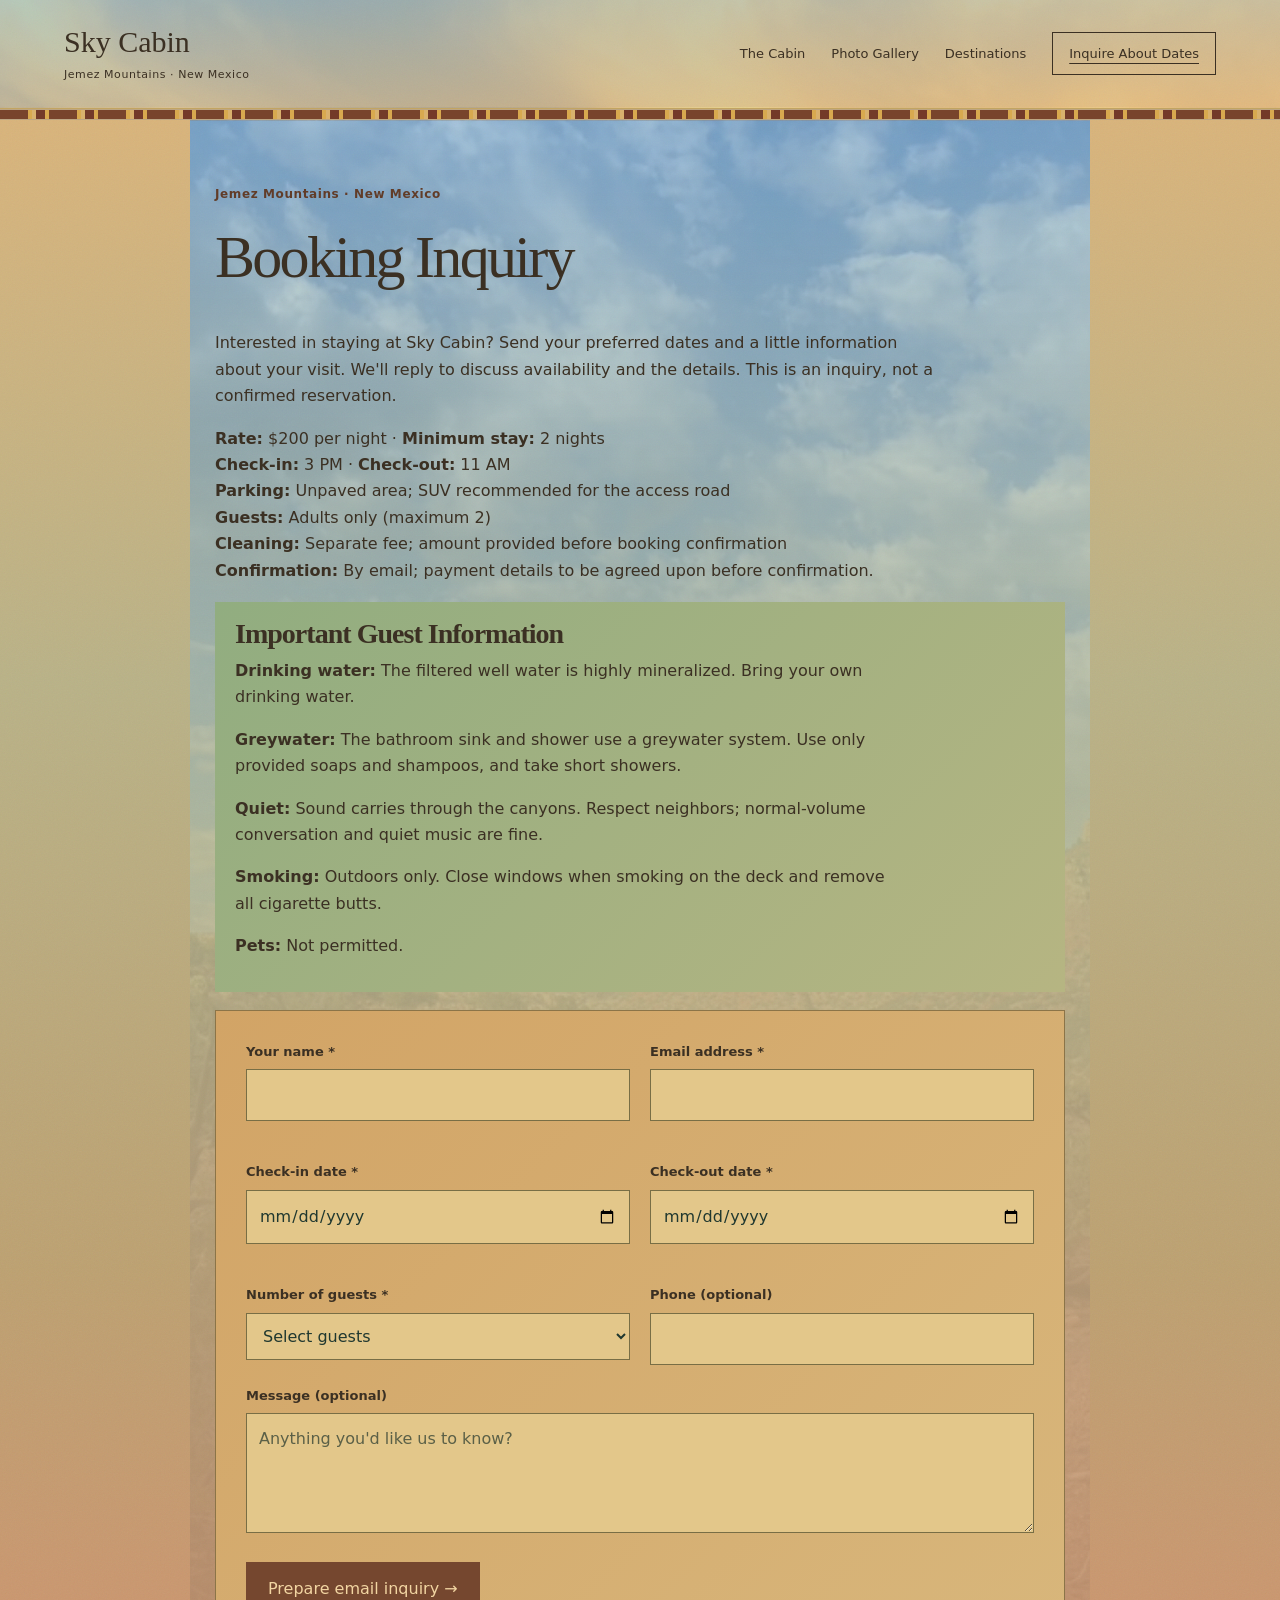
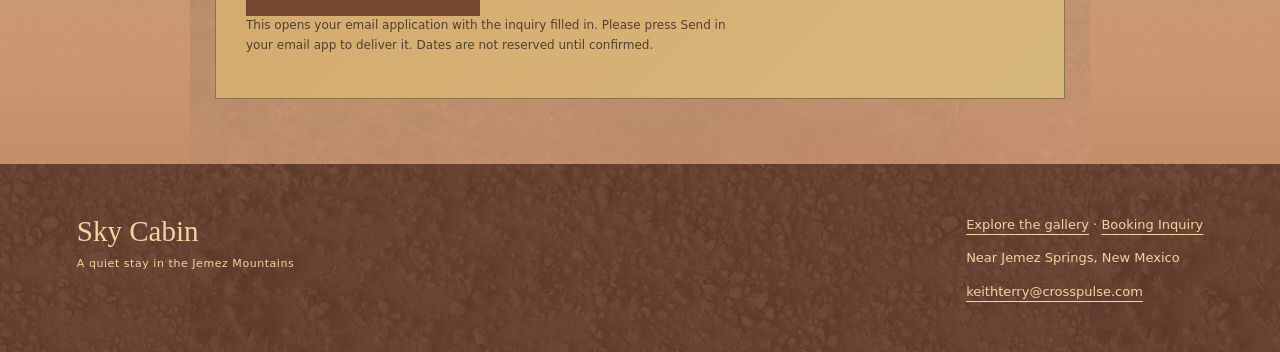
<file: booking.html>
<!doctype html><html lang="en" data-look="mesa"><head><meta charset="utf-8"><meta name="viewport" content="width=device-width,initial-scale=1"><meta name="theme-color" content="#b77f54"><title>Booking Inquiry | Sky Cabin</title><meta name="description" content="Inquire about dates for Sky Cabin near Jemez Springs, New Mexico."><link rel="stylesheet" href="site.css?v=painted-desert-1"><link rel="stylesheet" href="painted-desert.css?v=1"></head><body><a class="skip" href="#main">Skip to content</a><header class="site-header" data-terrain="sky"><a class="brand" href="index.html">Sky Cabin<span>Jemez Mountains · New Mexico</span></a><nav aria-label="Main navigation"><a href="index.html">The Cabin</a><a href="gallery.html">Photo Gallery</a><a href="destinations.html">Destinations</a><a href="booking.html" aria-current="page">Inquire About Dates</a></nav></header><div class="woven" aria-hidden="true"></div><main id="main" class="booking-main" data-terrain="descent"><p class="eyebrow">Jemez Mountains · New Mexico</p><h1>Booking Inquiry</h1><p class="intro">Interested in staying at Sky Cabin? Send your preferred dates and a little information about your visit. We'll reply to discuss availability and the details. This is an inquiry, not a confirmed reservation.</p>
<p class="intro"><strong>Rate:</strong> $200 per night · <strong>Minimum stay:</strong> 2 nights<br><strong>Check-in:</strong> 3 PM · <strong>Check-out:</strong> 11 AM<br><strong>Parking:</strong> Unpaved area; SUV recommended for the access road<br><strong>Guests:</strong> Adults only (maximum 2)<br><strong>Cleaning:</strong> Separate fee; amount provided before booking confirmation<br><strong>Confirmation:</strong> By email; payment details to be agreed upon before confirmation.</p><section aria-label="House rules" style="background:#fff9ec;padding:16px 20px;border-radius:8px;margin:18px 0"><h2 style="margin:0 0 8px;font:700 23px Georgia,serif">Important Guest Information</h2><p><strong>Drinking water:</strong> The filtered well water is highly mineralized. Bring your own drinking water.</p><p><strong>Greywater:</strong> The bathroom sink and shower use a greywater system. Use only provided soaps and shampoos, and take short showers.</p><p><strong>Quiet:</strong> Sound carries through the canyons. Respect neighbors; normal-volume conversation and quiet music are fine.</p><p><strong>Smoking:</strong> Outdoors only. Close windows when smoking on the deck and remove all cigarette butts.</p><p><strong>Pets:</strong> Not permitted.</p></section><form id="inquiry"><div class="grid">
<div class="field"><label for="name">Your name *</label><input id="name" name="name" autocomplete="name" required></div>
<div class="field"><label for="email">Email address *</label><input id="email" name="email" type="email" autocomplete="email" required></div>
<div class="field"><label for="checkin">Check-in date *</label><input id="checkin" name="checkin" type="date" required></div>
<div class="field"><label for="checkout">Check-out date *</label><input id="checkout" name="checkout" type="date" required></div>
<div class="field"><label for="guests">Number of guests *</label><select id="guests" name="guests" required><option value="">Select guests</option><option value="1">1 guest</option><option value="2">2 guests</option></select></div>
<div class="field"><label for="phone">Phone (optional)</label><input id="phone" name="phone" type="tel" autocomplete="tel"></div></div>
<div class="field"><label for="message">Message (optional)</label><textarea id="message" name="message" placeholder="Anything you'd like us to know?"></textarea></div>
<p id="error" class="error" role="alert"></p><button type="submit">Prepare email inquiry →</button><p class="note">This opens your email application with the inquiry filled in. Please press Send in your email app to deliver it. Dates are not reserved until confirmed.</p></form></main><script>
const RECIPIENT="keithterry@crosspulse.com",checkin=document.getElementById("checkin"),checkout=document.getElementById("checkout"),error=document.getElementById("error");const today=new Date(),localToday=[today.getFullYear(),String(today.getMonth()+1).padStart(2,"0"),String(today.getDate()).padStart(2,"0")].join("-");checkin.min=localToday;checkout.min=localToday;
checkin.addEventListener("change",()=>{if(checkin.value){const d=new Date(checkin.value+"T12:00:00");d.setDate(d.getDate()+2);const min=[d.getFullYear(),String(d.getMonth()+1).padStart(2,"0"),String(d.getDate()).padStart(2,"0")].join("-");checkout.min=min;if(checkout.value<min)checkout.value=""}});
document.getElementById("inquiry").addEventListener("submit",e=>{e.preventDefault();error.textContent="";if(!e.target.reportValidity())return;const start=new Date(checkin.value+"T12:00:00"),end=new Date(checkout.value+"T12:00:00"),nights=Math.round((end-start)/86400000);if(nights<2){error.textContent="Sky Cabin requires a minimum stay of two nights.";return}const v=id=>document.getElementById(id).value.trim();const body=["Sky Cabin booking inquiry","","Name: "+v("name"),"Email: "+v("email"),"Phone: "+(v("phone")||"Not provided"),"Check-in: "+v("checkin"),"Check-out: "+v("checkout"),"Guests: "+v("guests"),"Nights: "+nights,"Nightly rate: $200 (additional charges, if any, not yet specified)","","Message:",v("message")||"None"].join("\n");window.location.href="mailto:"+RECIPIENT+"?subject="+encodeURIComponent("Sky Cabin booking inquiry: "+v("checkin")+" to "+v("checkout"))+"&body="+encodeURIComponent(body)});
</script><footer data-terrain="earth"><a class="brand" href="index.html">Sky Cabin<span>A quiet stay in the Jemez Mountains</span></a><div><a href="gallery.html">Explore the gallery</a> · <a href="booking.html">Booking Inquiry</a><p>Near Jemez Springs, New Mexico</p><a href="mailto:keithterry@crosspulse.com">keithterry@crosspulse.com</a></div></footer><script src="site.js?v=painted-desert-1" defer></script></body></html>
</file>
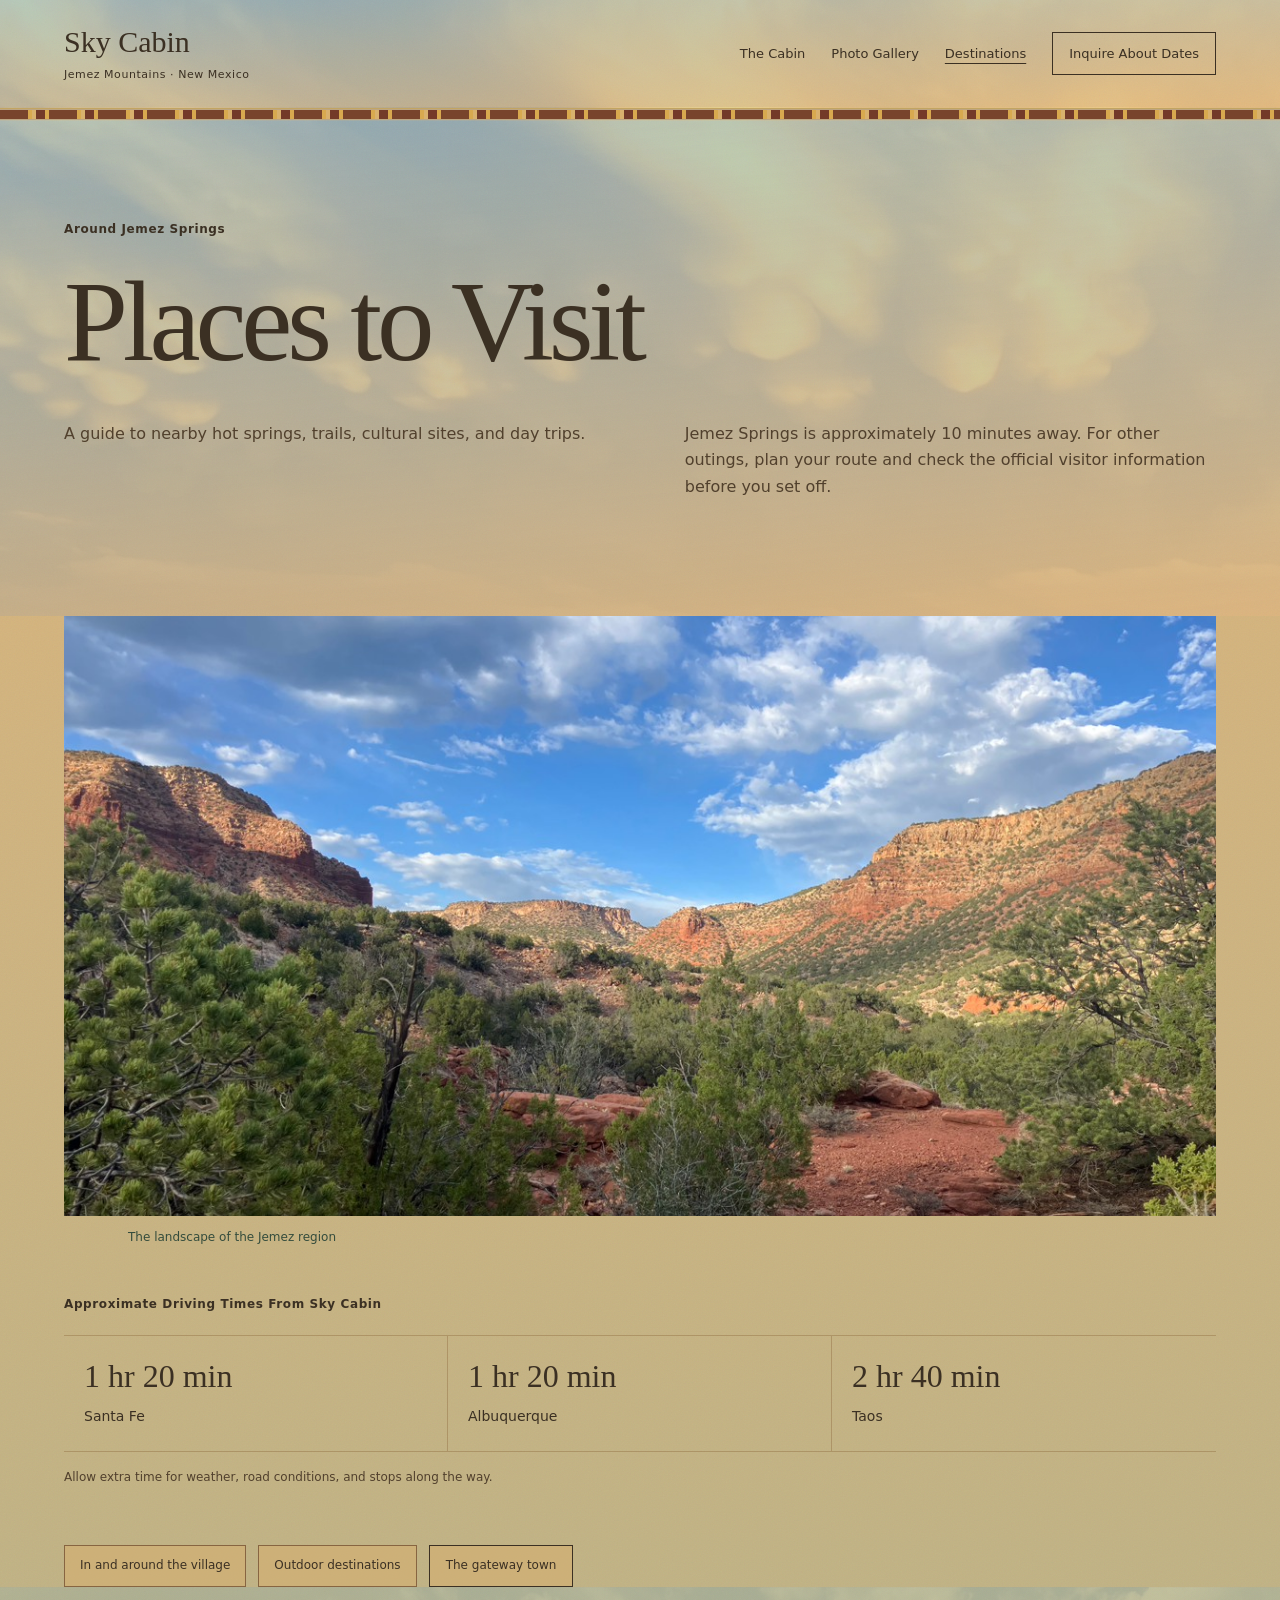
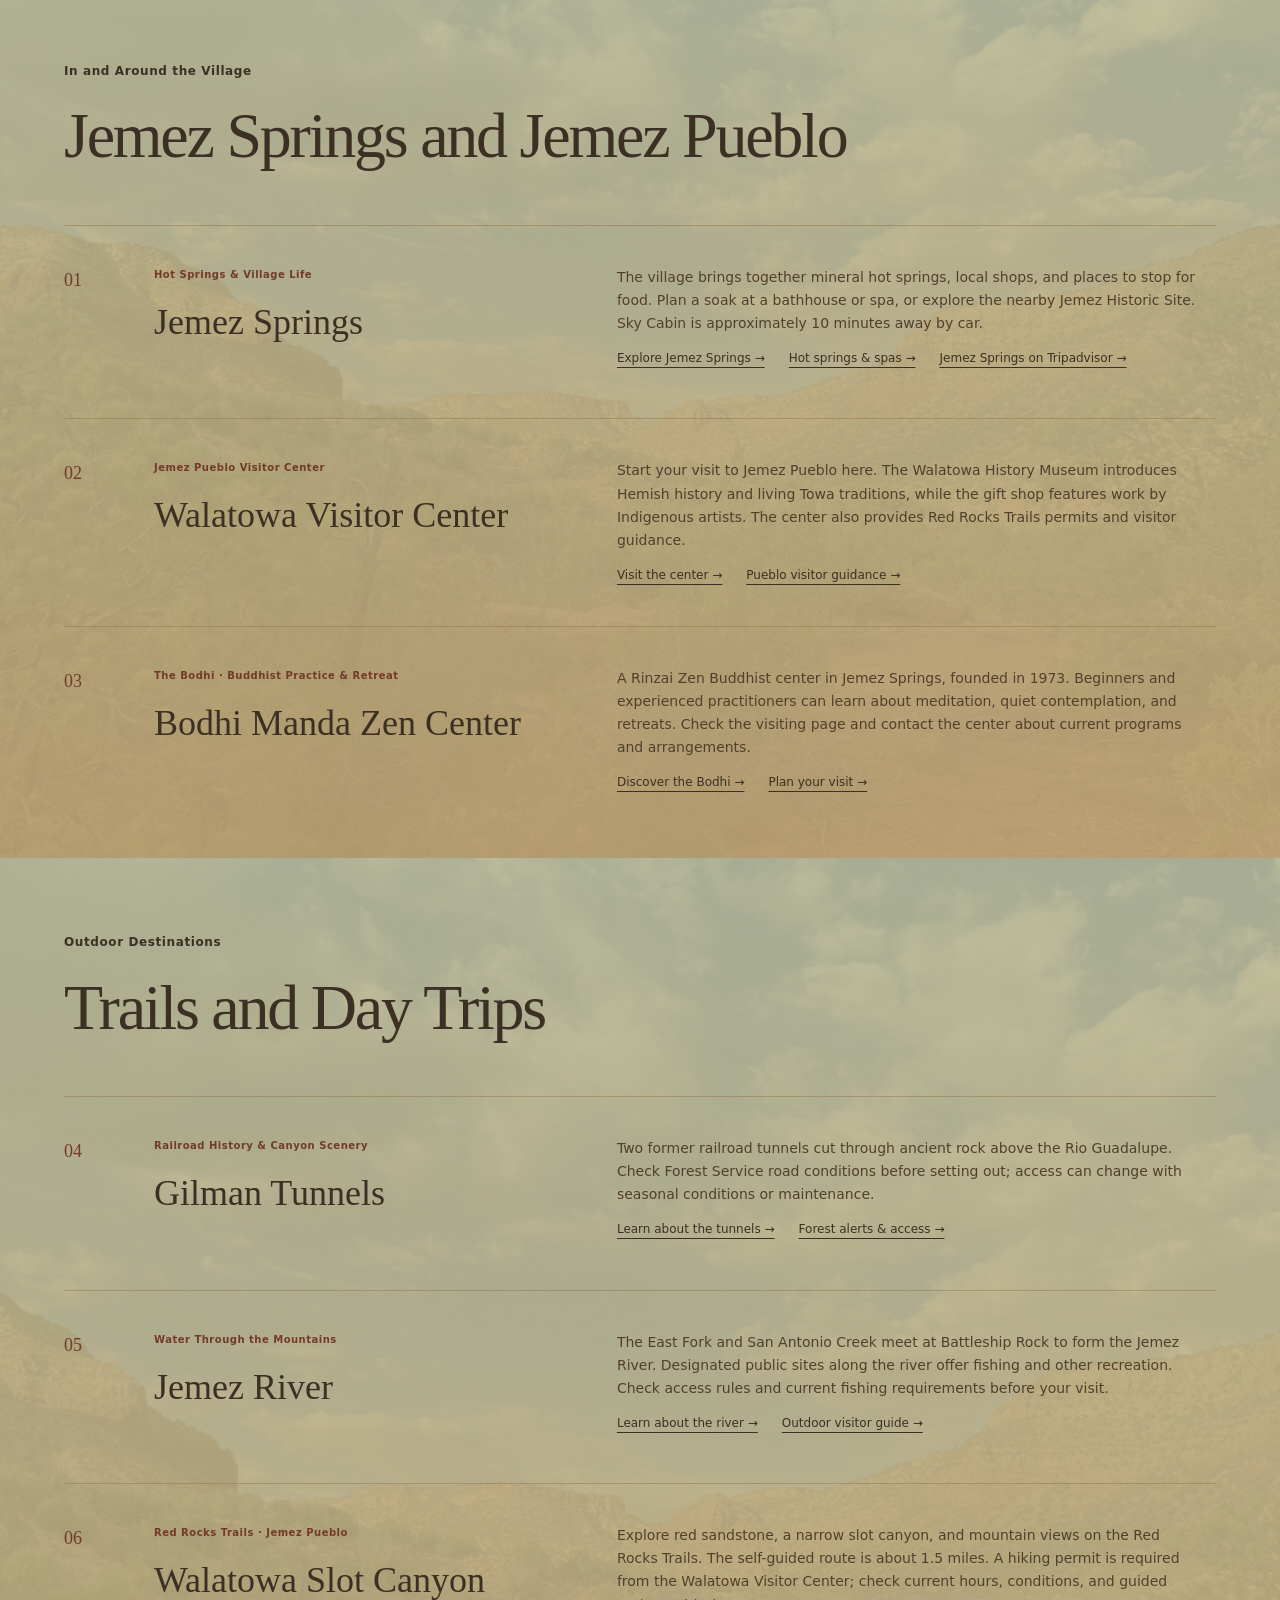
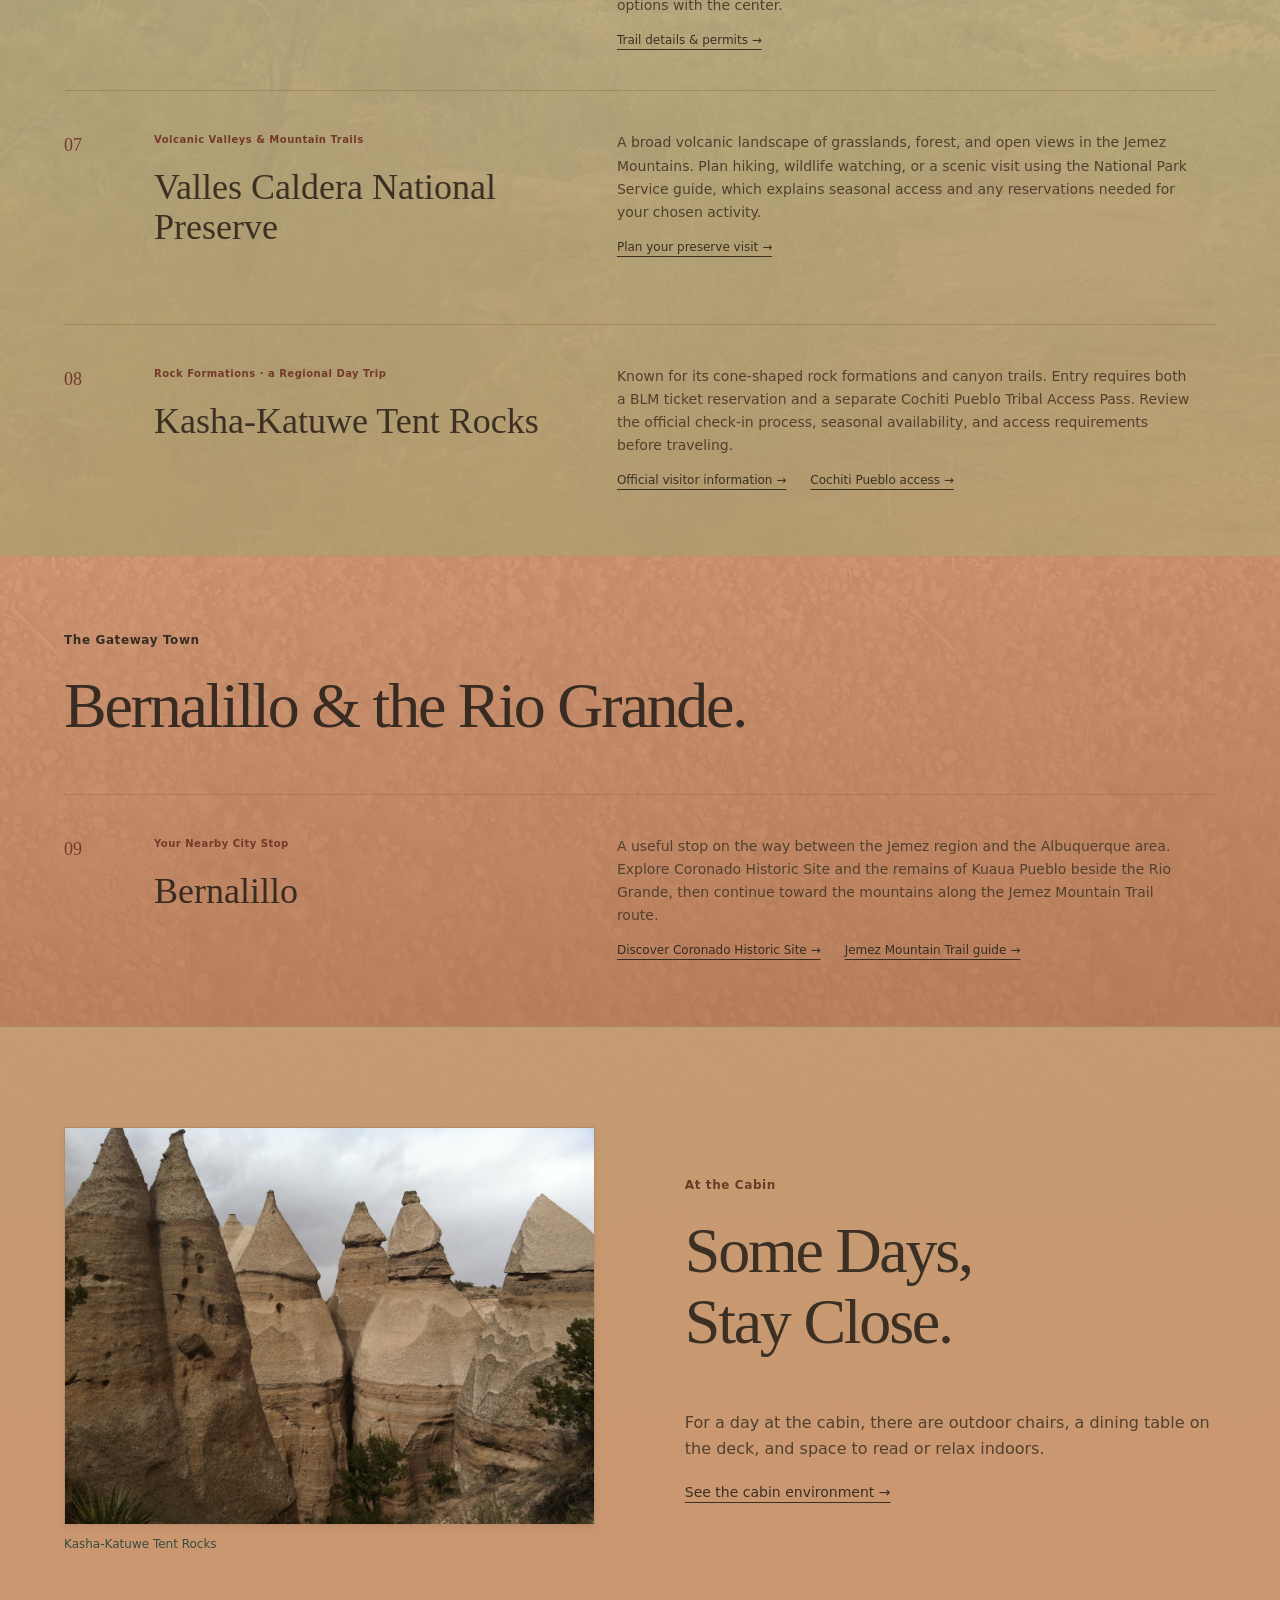
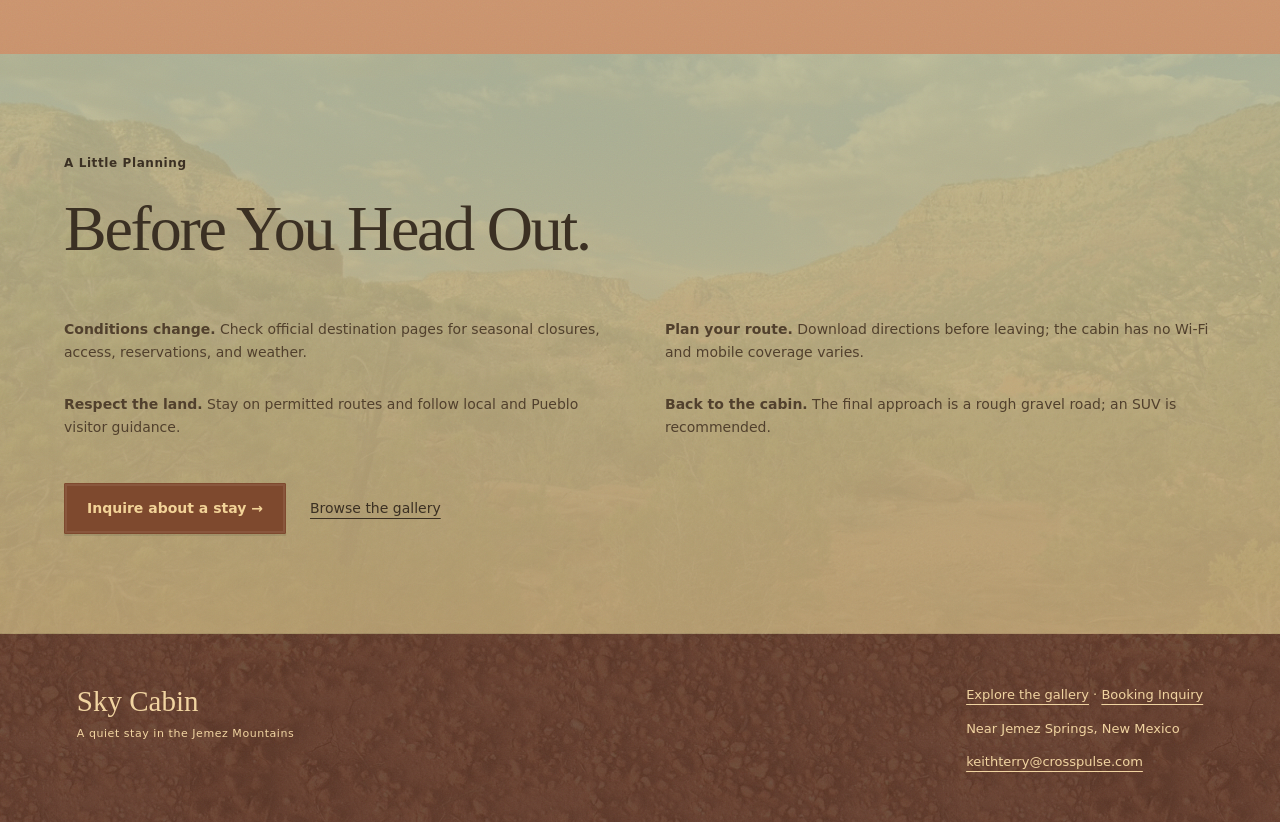
<file: destinations.html>
<!doctype html><html lang="en" data-look="mesa"><head><meta charset="utf-8"><meta name="viewport" content="width=device-width,initial-scale=1"><meta name="theme-color" content="#b77f54"><title>Destinations | Sky Cabin</title><meta name="description" content="Explore Jemez Springs, hot springs, Valles Caldera, Fenton Lake, and Tent Rocks from your Sky Cabin stay."><link rel="stylesheet" href="site.css?v=painted-desert-1"><link rel="stylesheet" href="painted-desert.css?v=1"></head><body><a class="skip" href="#main">Skip to content</a><header class="site-header" data-terrain="sky"><a class="brand" href="index.html">Sky Cabin<span>Jemez Mountains · New Mexico</span></a><nav aria-label="Main navigation"><a href="index.html">The Cabin</a><a href="gallery.html">Photo Gallery</a><a href="destinations.html" aria-current="page">Destinations</a><a href="booking.html">Inquire About Dates</a></nav></header><div class="woven" aria-hidden="true"></div><main id="main"><section class="destination-intro wrap section" data-terrain="sky"><p class="eyebrow">Around Jemez Springs</p><h1>Places to Visit</h1><div class="intro-columns"><p>A guide to nearby hot springs, trails, cultural sites, and day trips.</p><p>Jemez Springs is approximately 10 minutes away. For other outings, plan your route and check the official visitor information before you set off.</p></div></section><figure class="panorama"><img src="images/Cabin%20Environment/JemezCanyon%2C.jpg" alt="The red rock landscape of the Jemez region" loading="eager" width="1210" height="907"><figcaption>The landscape of the Jemez region</figcaption></figure><section class="drive-times wrap" aria-label="Approximate driving times"><p class="eyebrow">Approximate Driving Times From Sky Cabin</p><div class="drive-grid"><div><strong>1 hr 20 min</strong><span>Santa Fe</span></div><div><strong>1 hr 20 min</strong><span>Albuquerque</span></div><div><strong>2 hr 40 min</strong><span>Taos</span></div></div><p class="note">Allow extra time for weather, road conditions, and stops along the way.</p></section><nav class="destination-jump wrap" aria-label="Destination categories"><a href="#village">In and around the village</a><a href="#landscape">Outdoor destinations</a><a href="#bernalillo">The gateway town</a></nav><section class="wrap section destination-group" id="village" data-terrain="mountain"><p class="eyebrow">In and Around the Village</p><h2>Jemez Springs and Jemez Pueblo</h2><div class="destination-list"><article class="destination-row"><span class="destination-number">01</span><div><p class="eyebrow">Hot Springs &amp; Village Life</p><h3>Jemez Springs</h3></div><div><p>The village brings together mineral hot springs, local shops, and places to stop for food. Plan a soak at a bathhouse or spa, or explore the nearby Jemez Historic Site. Sky Cabin is approximately 10 minutes away by car.</p><div class="destination-links"><a class="text-link" href="https://www.jemezsprings.org/" target="_blank" rel="noopener noreferrer">Explore Jemez Springs →</a><a class="text-link" href="https://www.jemezsprings.org/attractions/hot-springs-spas/" target="_blank" rel="noopener noreferrer">Hot springs &amp; spas →</a><a class="text-link" href="https://www.tripadvisor.com/Tourism-g47073-Jemez_Springs_New_Mexico-Vacations.html" target="_blank" rel="noopener noreferrer">Jemez Springs on Tripadvisor →</a></div></div></article><article class="destination-row"><span class="destination-number">02</span><div><p class="eyebrow">Jemez Pueblo Visitor Center</p><h3>Walatowa Visitor Center</h3></div><div><p>Start your visit to Jemez Pueblo here. The Walatowa History Museum introduces Hemish history and living Towa traditions, while the gift shop features work by Indigenous artists. The center also provides Red Rocks Trails permits and visitor guidance.</p><div class="destination-links"><a class="text-link" href="https://jemezenterprises.com/walatowa-visitor-center/" target="_blank" rel="noopener noreferrer">Visit the center →</a><a class="text-link" href="https://www.jemezpueblo.org/visit/" target="_blank" rel="noopener noreferrer">Pueblo visitor guidance →</a></div></div></article><article class="destination-row"><span class="destination-number">03</span><div><p class="eyebrow">The Bodhi · Buddhist Practice &amp; Retreat</p><h3>Bodhi Manda Zen Center</h3></div><div><p>A Rinzai Zen Buddhist center in Jemez Springs, founded in 1973. Beginners and experienced practitioners can learn about meditation, quiet contemplation, and retreats. Check the visiting page and contact the center about current programs and arrangements.</p><div class="destination-links"><a class="text-link" href="https://bmzc.org/" target="_blank" rel="noopener noreferrer">Discover the Bodhi →</a><a class="text-link" href="https://bmzc.org/visiting/" target="_blank" rel="noopener noreferrer">Plan your visit →</a></div></div></article></div></section><section class="wrap section destination-group" id="landscape" data-terrain="mountain"><p class="eyebrow">Outdoor Destinations</p><h2>Trails and Day Trips</h2><div class="destination-list"><article class="destination-row"><span class="destination-number">04</span><div><p class="eyebrow">Railroad History &amp; Canyon Scenery</p><h3>Gilman Tunnels</h3></div><div><p>Two former railroad tunnels cut through ancient rock above the Rio Guadalupe. Check Forest Service road conditions before setting out; access can change with seasonal conditions or maintenance.</p><div class="destination-links"><a class="text-link" href="https://geoinfo.nmt.edu/tour/home.cfml?id=77" target="_blank" rel="noopener noreferrer">Learn about the tunnels →</a><a class="text-link" href="https://www.fs.usda.gov/r03/santafe/alerts" target="_blank" rel="noopener noreferrer">Forest alerts &amp; access →</a></div></div></article><article class="destination-row"><span class="destination-number">05</span><div><p class="eyebrow">Water Through the Mountains</p><h3>Jemez River</h3></div><div><p>The East Fork and San Antonio Creek meet at Battleship Rock to form the Jemez River. Designated public sites along the river offer fishing and other recreation. Check access rules and current fishing requirements before your visit.</p><div class="destination-links"><a class="text-link" href="https://www.nps.gov/places/east-fork-jemez-river.htm" target="_blank" rel="noopener noreferrer">Learn about the river →</a><a class="text-link" href="https://www.jemezsprings.org/attractions/outdoor/" target="_blank" rel="noopener noreferrer">Outdoor visitor guide →</a></div></div></article><article class="destination-row"><span class="destination-number">06</span><div><p class="eyebrow">Red Rocks Trails · Jemez Pueblo</p><h3>Walatowa Slot Canyon</h3></div><div><p>Explore red sandstone, a narrow slot canyon, and mountain views on the Red Rocks Trails. The self-guided route is about 1.5 miles. A hiking permit is required from the Walatowa Visitor Center; check current hours, conditions, and guided options with the center.</p><div class="destination-links"><a class="text-link" href="https://jemezenterprises.com/red-rock-trails/" target="_blank" rel="noopener noreferrer">Trail details &amp; permits →</a></div></div></article><article class="destination-row"><span class="destination-number">07</span><div><p class="eyebrow">Volcanic Valleys &amp; Mountain Trails</p><h3>Valles Caldera National Preserve</h3></div><div><p>A broad volcanic landscape of grasslands, forest, and open views in the Jemez Mountains. Plan hiking, wildlife watching, or a scenic visit using the National Park Service guide, which explains seasonal access and any reservations needed for your chosen activity.</p><div class="destination-links"><a class="text-link" href="https://www.nps.gov/vall/planyourvisit/index.htm" target="_blank" rel="noopener noreferrer">Plan your preserve visit →</a></div></div></article><article class="destination-row"><span class="destination-number">08</span><div><p class="eyebrow">Rock Formations · a Regional Day Trip</p><h3>Kasha-Katuwe Tent Rocks</h3></div><div><p>Known for its cone-shaped rock formations and canyon trails. Entry requires both a BLM ticket reservation and a separate Cochiti Pueblo Tribal Access Pass. Review the official check-in process, seasonal availability, and access requirements before traveling.</p><div class="destination-links"><a class="text-link" href="https://www.blm.gov/visit/kktr" target="_blank" rel="noopener noreferrer">Official visitor information →</a><a class="text-link" href="https://cochiti.org/tent-rocks/" target="_blank" rel="noopener noreferrer">Cochiti Pueblo access →</a></div></div></article></div></section><section class="wrap section destination-group" id="bernalillo" data-terrain="earth"><p class="eyebrow">The Gateway Town</p><h2>Bernalillo &amp; the Rio Grande.</h2><div class="destination-list"><article class="destination-row"><span class="destination-number">09</span><div><p class="eyebrow">Your Nearby City Stop</p><h3>Bernalillo</h3></div><div><p>A useful stop on the way between the Jemez region and the Albuquerque area. Explore Coronado Historic Site and the remains of Kuaua Pueblo beside the Rio Grande, then continue toward the mountains along the Jemez Mountain Trail route.</p><div class="destination-links"><a class="text-link" href="https://www.nmhistoricsites.dca.nm.gov/coronado/" target="_blank" rel="noopener noreferrer">Discover Coronado Historic Site →</a><a class="text-link" href="https://www.visitalbuquerque.org/things-to-do/tours-sightseeing/self-guided/jemez-mountain/" target="_blank" rel="noopener noreferrer">Jemez Mountain Trail guide →</a></div></div></article></div></section><section class="wrap section split destination-photo"><figure><img src="images/TentRocks.jpeg" alt="Rock formations at Tent Rocks" loading="lazy" decoding="async" width="1296" height="968"><figcaption>Kasha-Katuwe Tent Rocks</figcaption></figure><div><p class="eyebrow">At the Cabin</p><h2>Some Days,<br>Stay Close.</h2><p>For a day at the cabin, there are outdoor chairs, a dining table on the deck, and space to read or relax indoors.</p><a href="gallery.html#environment" class="text-link">See the cabin environment →</a></div></section><section class="details" data-terrain="mountain"><div class="wrap section"><p class="eyebrow">A Little Planning</p><h2>Before You Head Out.</h2><div class="rules"><p><strong>Conditions change.</strong> Check official destination pages for seasonal closures, access, reservations, and weather.</p><p><strong>Plan your route.</strong> Download directions before leaving; the cabin has no Wi-Fi and mobile coverage varies.</p><p><strong>Respect the land.</strong> Stay on permitted routes and follow local and Pueblo visitor guidance.</p><p><strong>Back to the cabin.</strong> The final approach is a rough gravel road; an SUV is recommended.</p></div><div class="actions"><a class="button" href="booking.html">Inquire about a stay →</a><a href="gallery.html" class="text-link">Browse the gallery</a></div></div></section></main><footer data-terrain="earth"><a class="brand" href="index.html">Sky Cabin<span>A quiet stay in the Jemez Mountains</span></a><div><a href="gallery.html">Explore the gallery</a> · <a href="booking.html">Booking Inquiry</a><p>Near Jemez Springs, New Mexico</p><a href="mailto:keithterry@crosspulse.com">keithterry@crosspulse.com</a></div></footer><script src="site.js?v=painted-desert-1" defer></script></body></html>
</file>
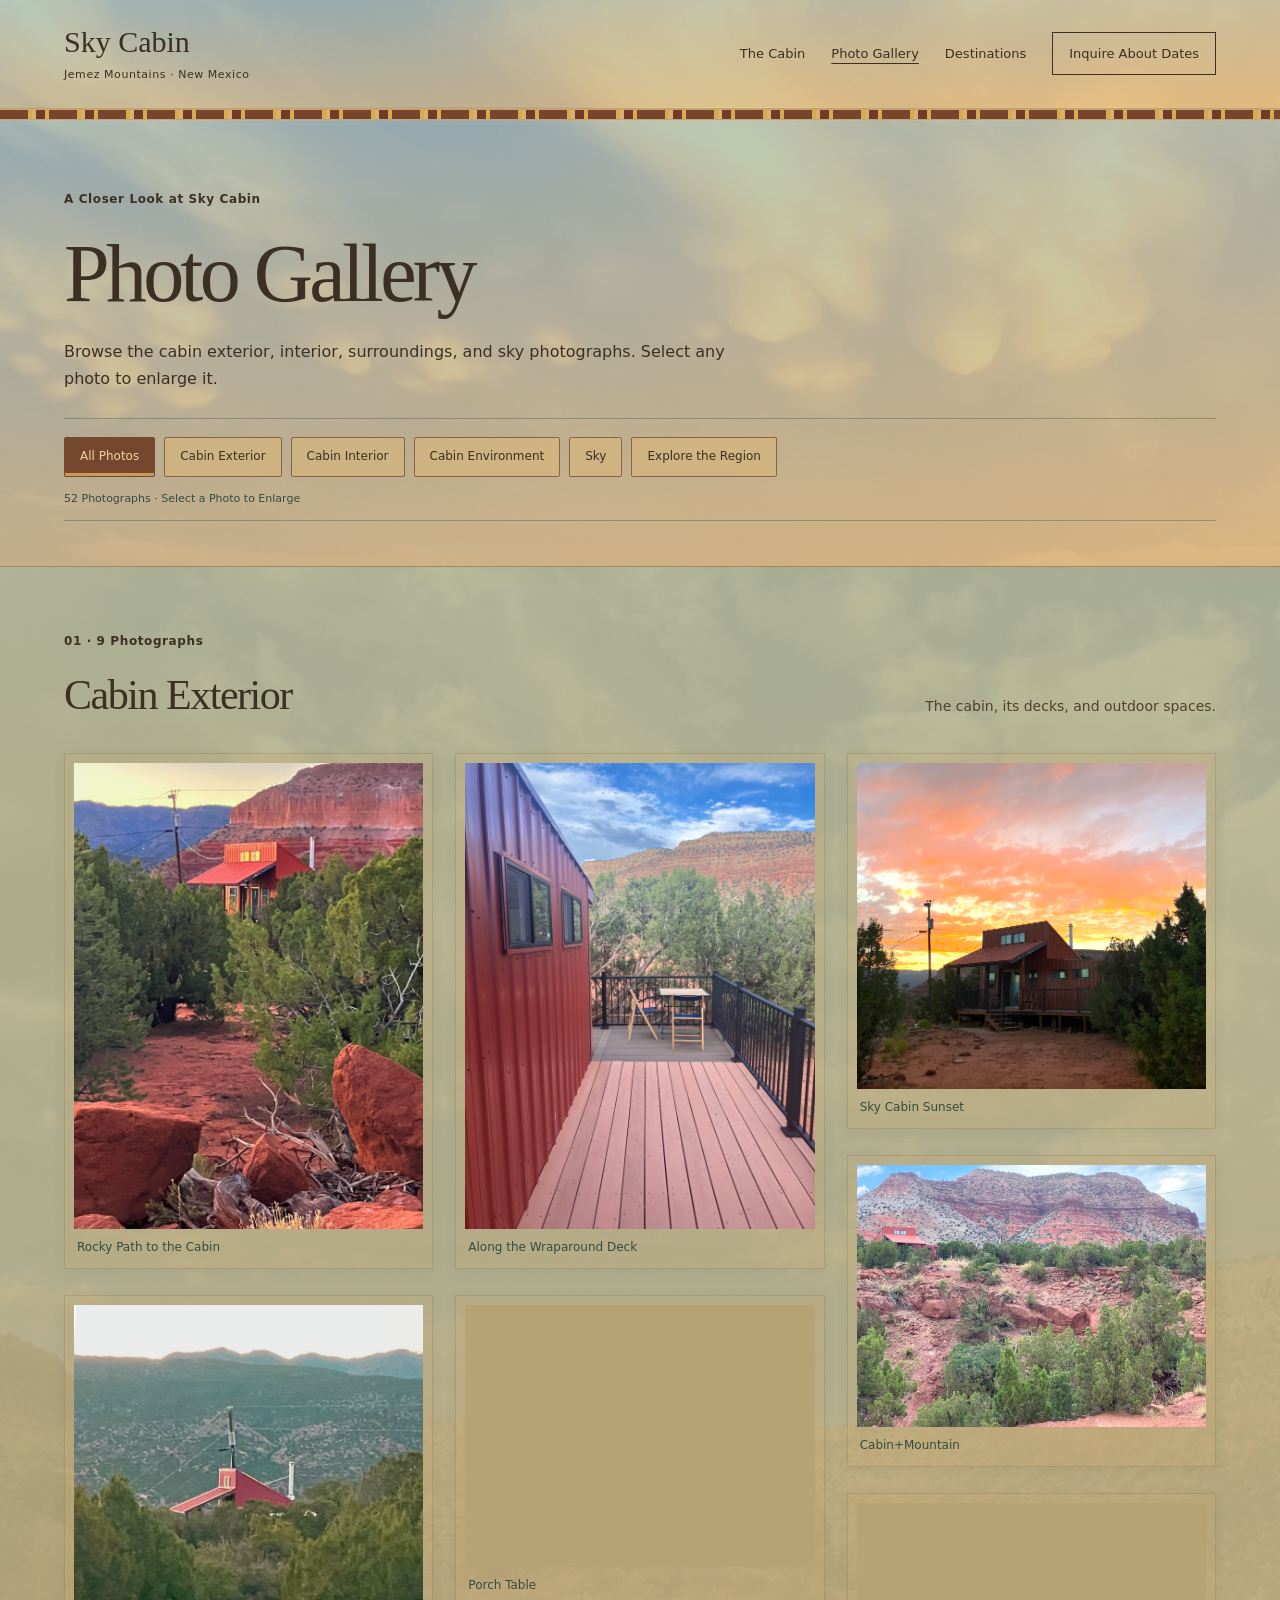
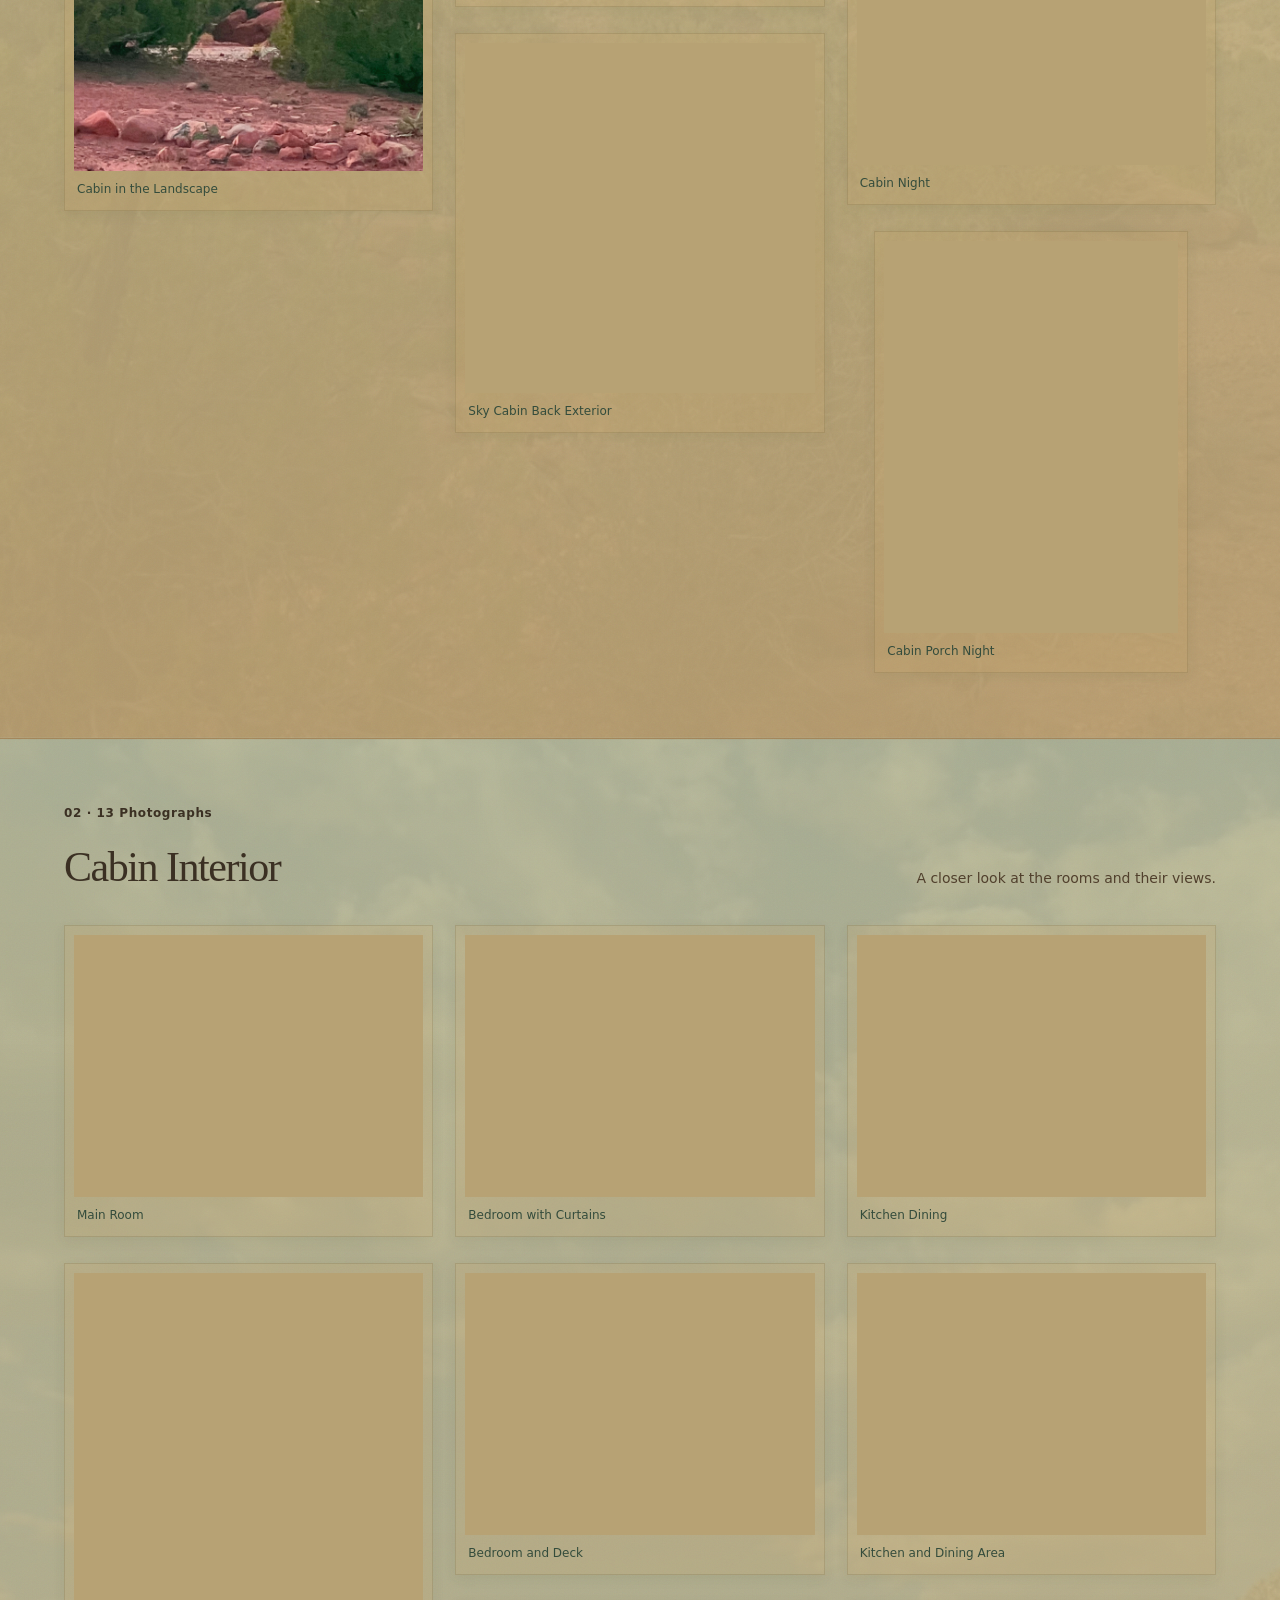
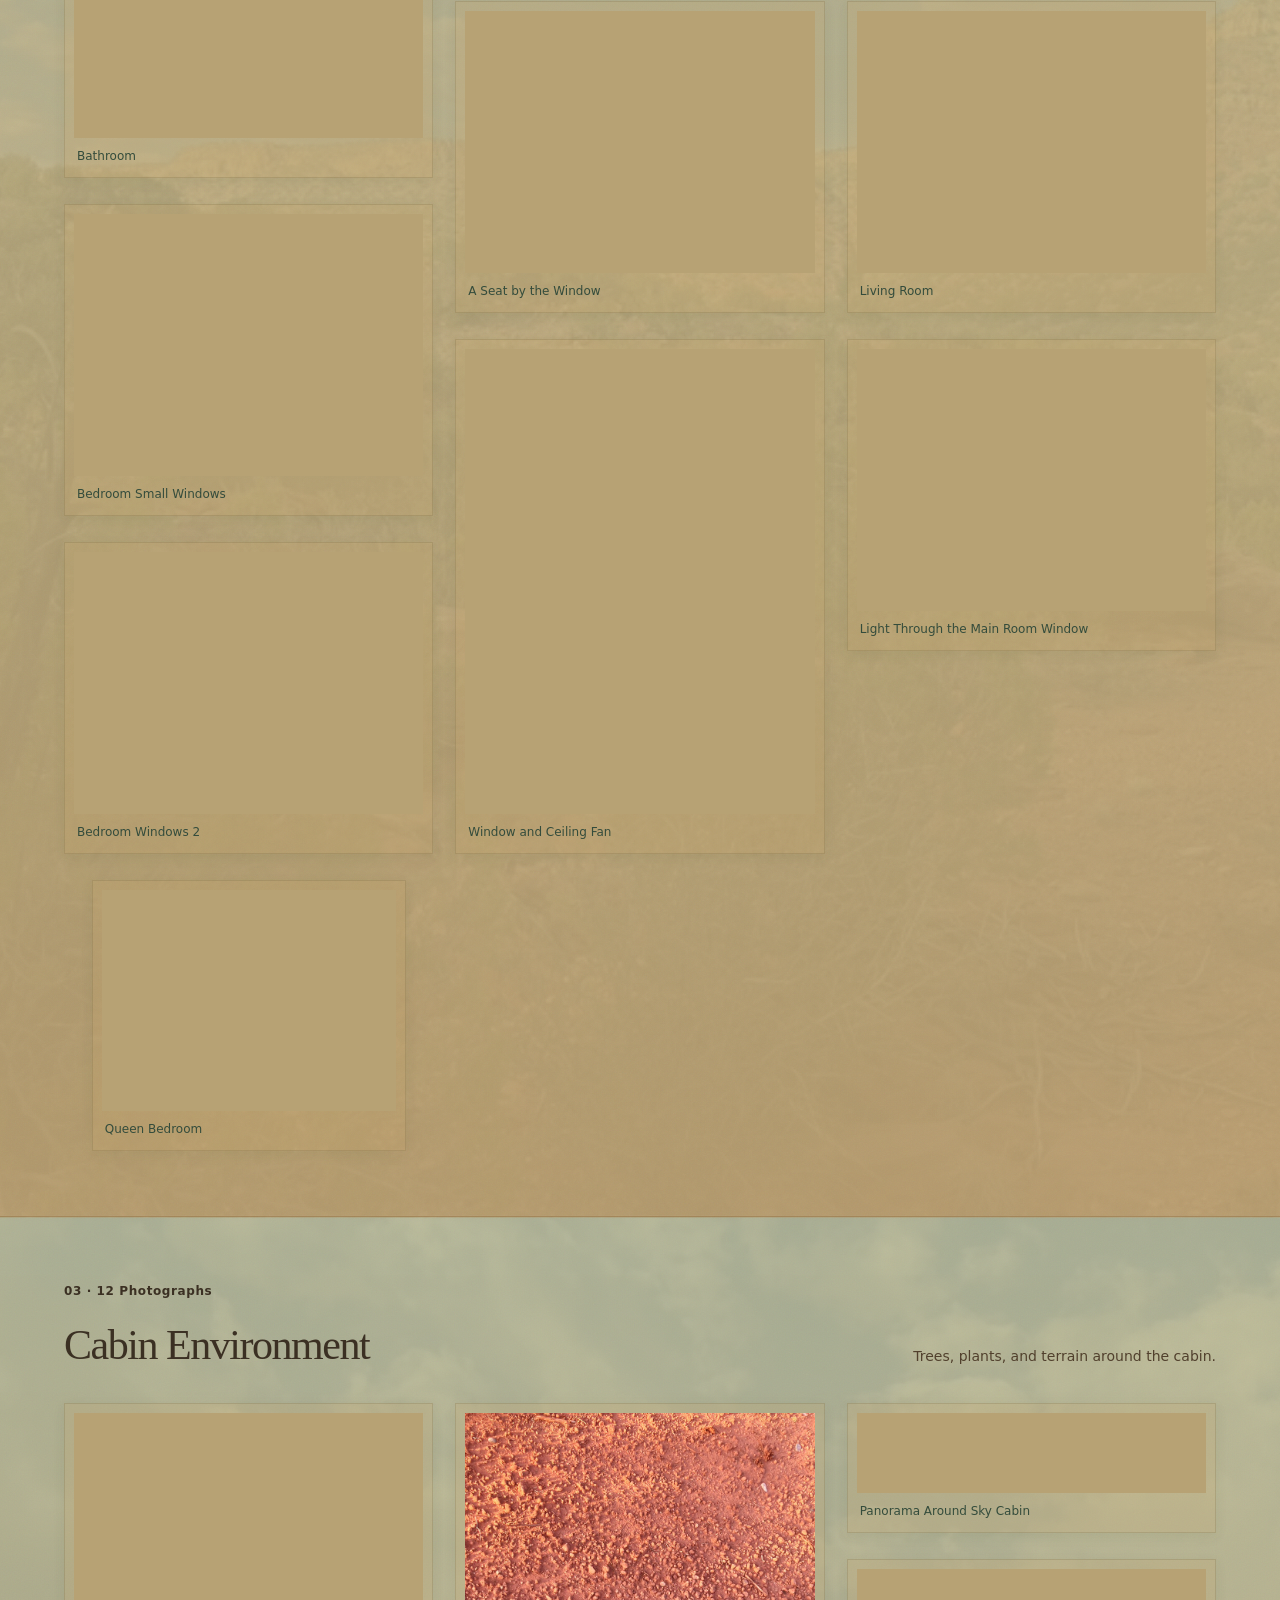
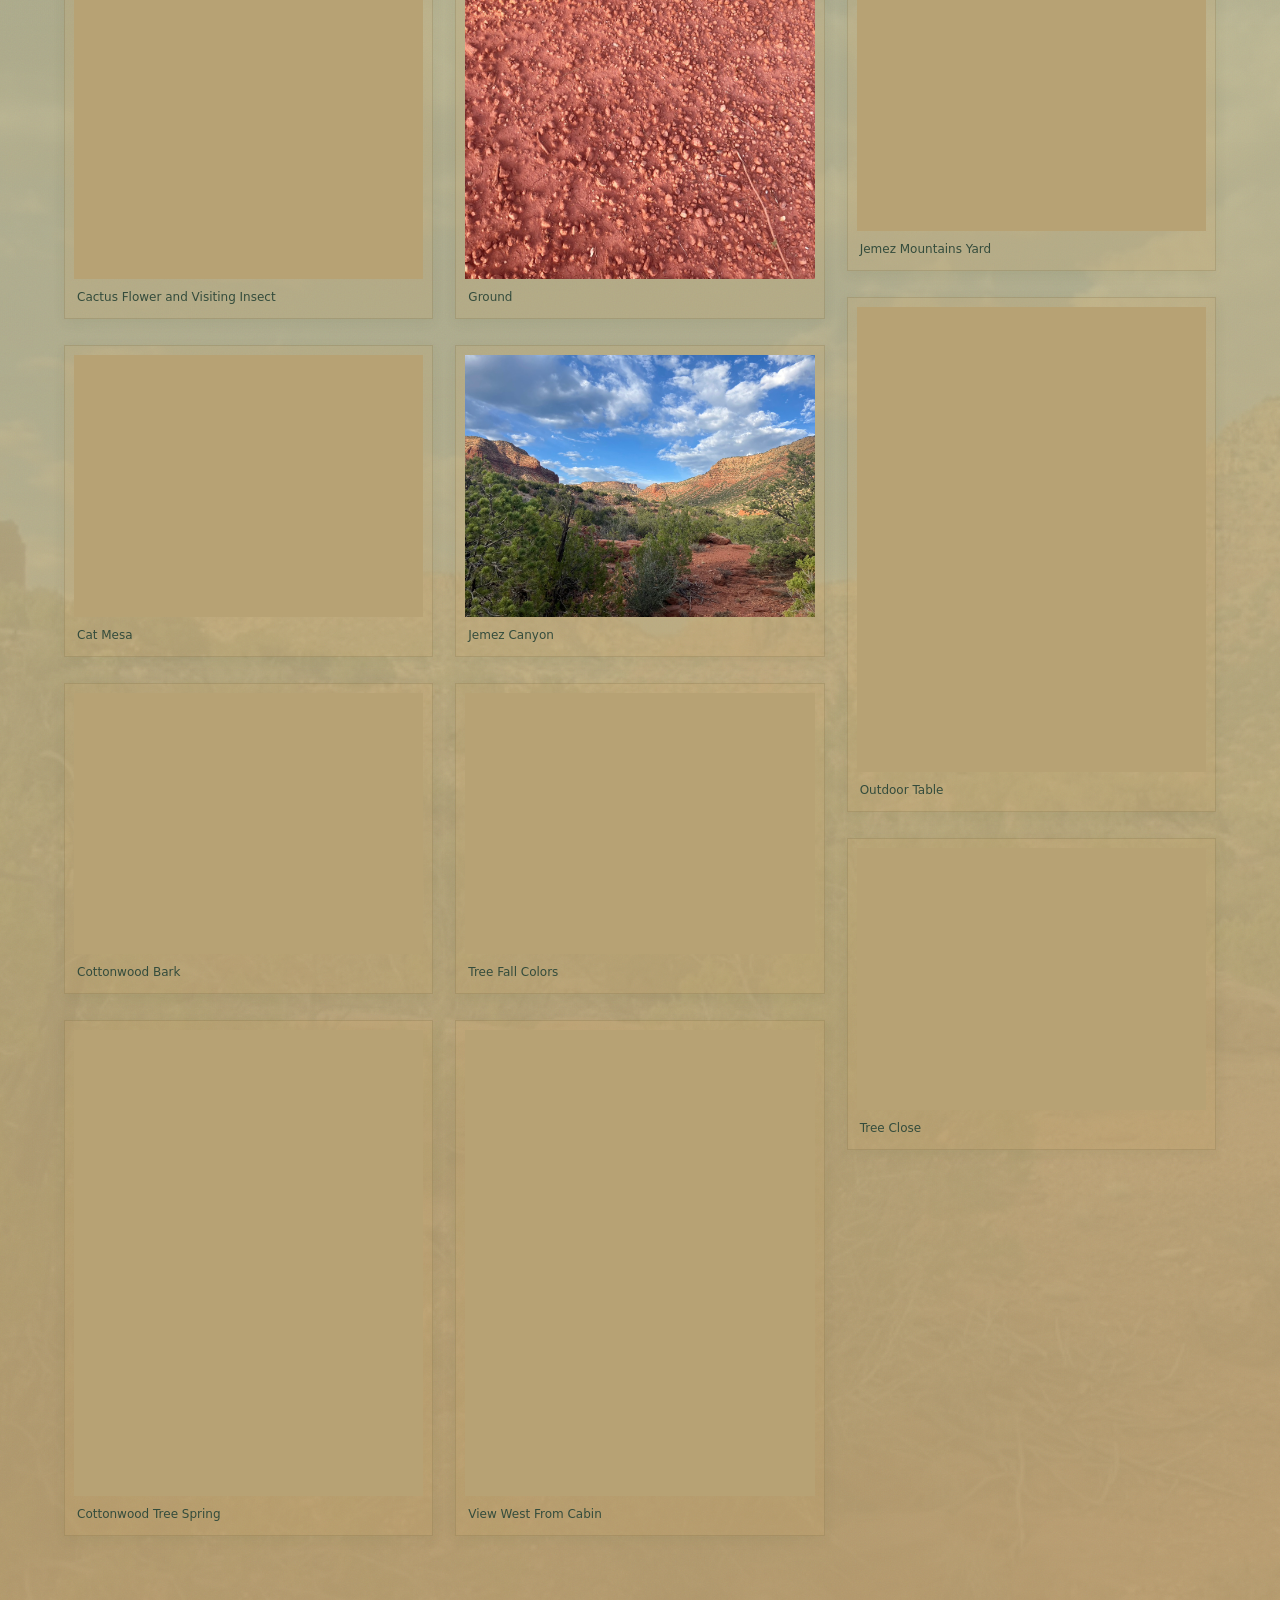
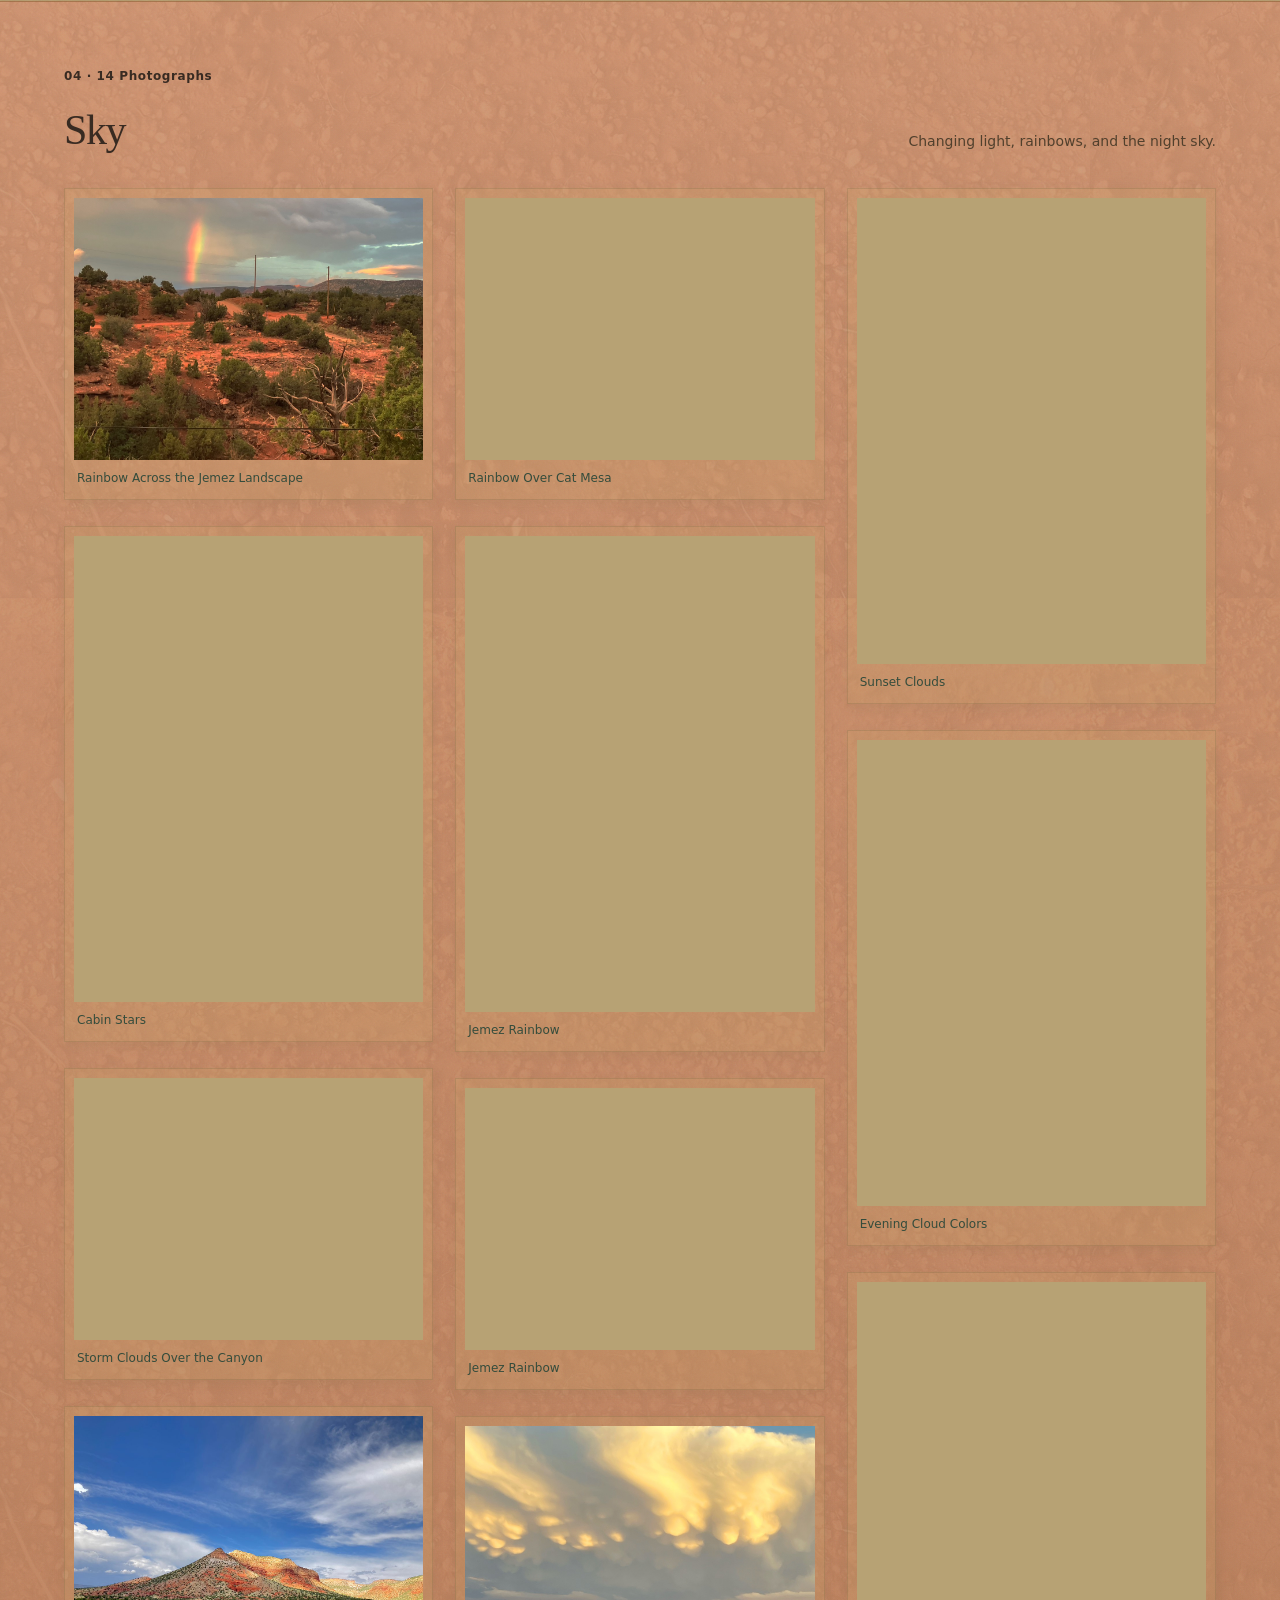
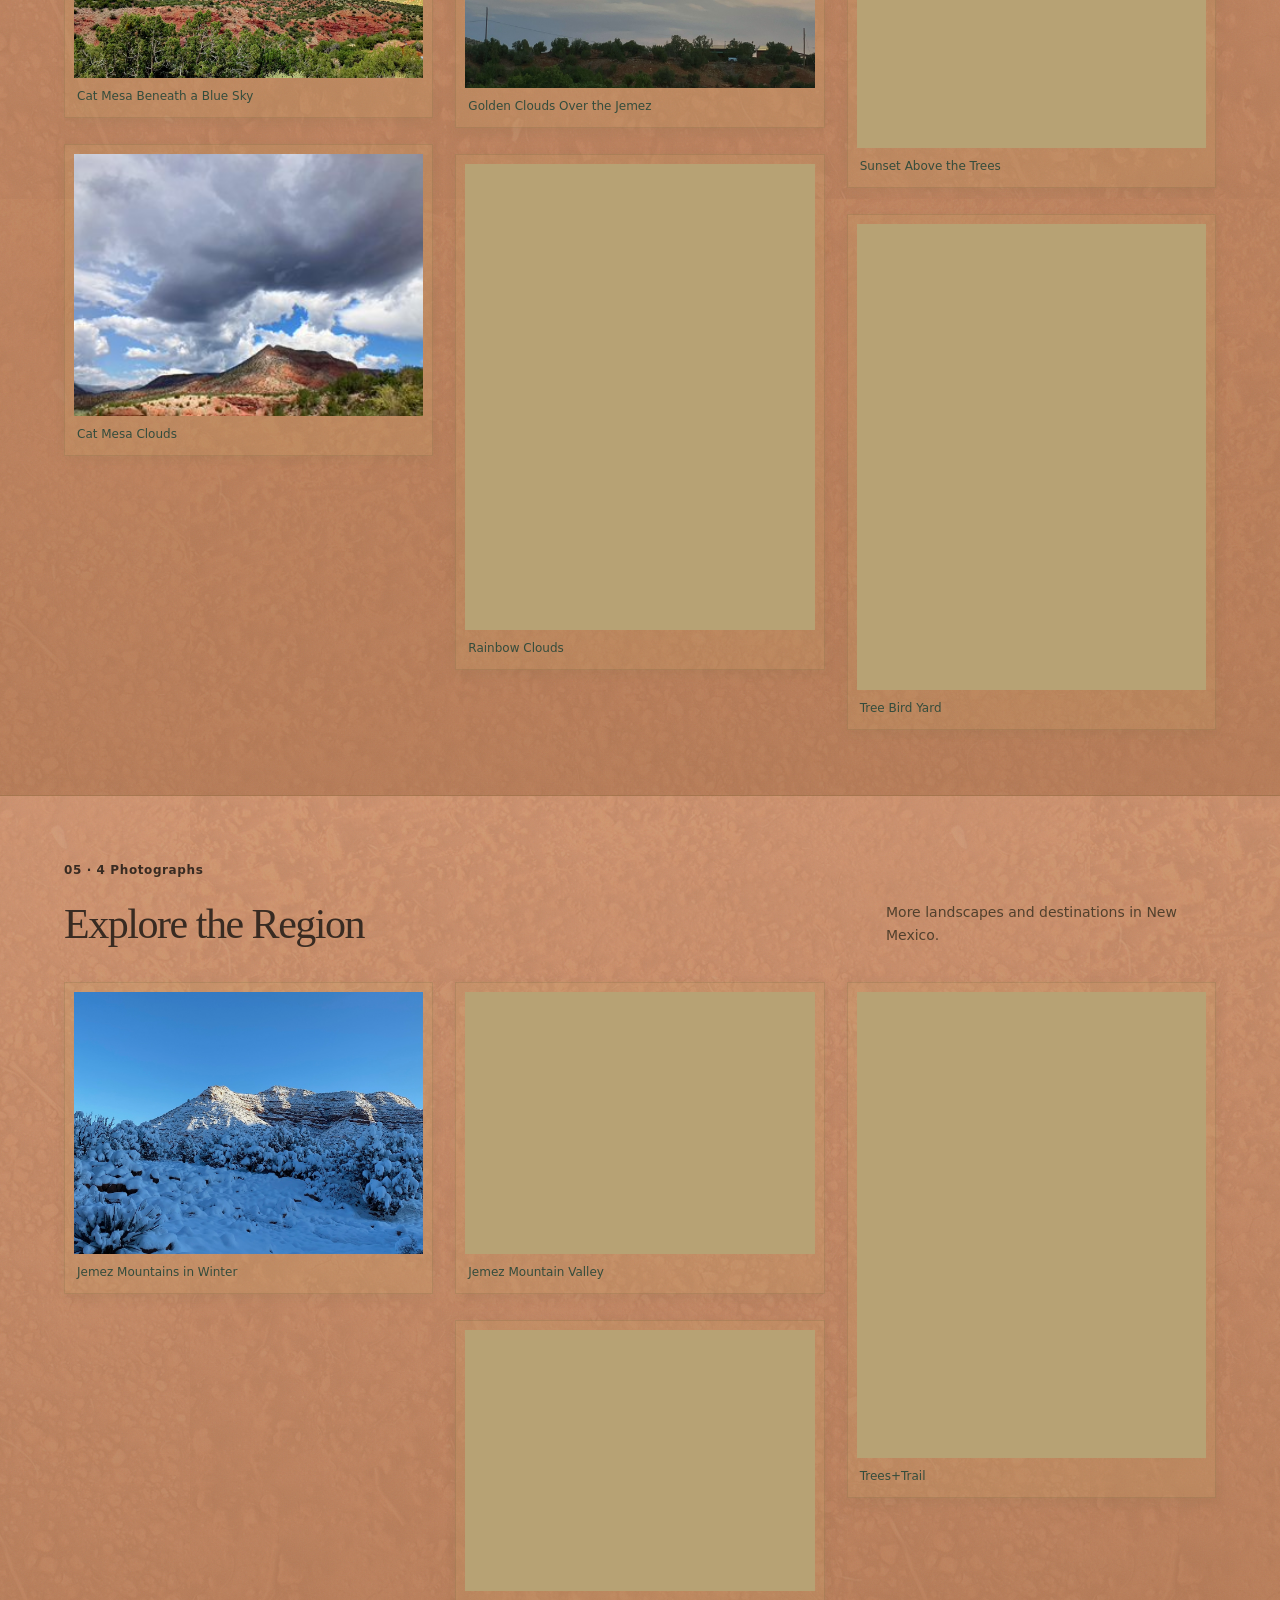
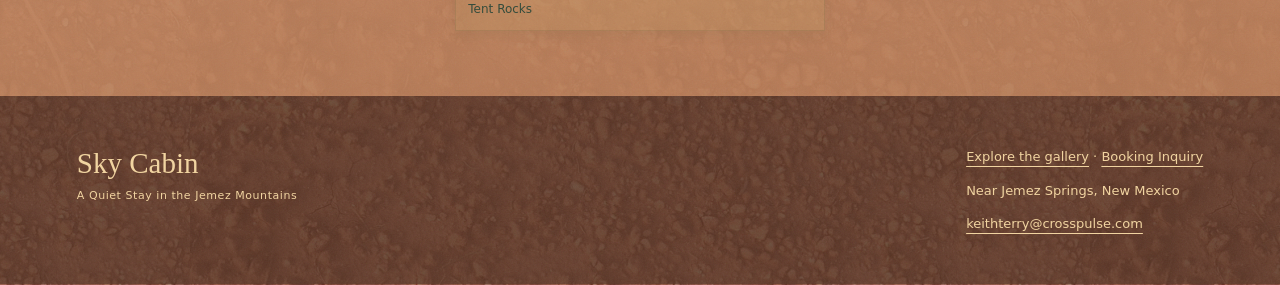
<file: gallery.html>
<!doctype html><html lang="en" data-look="mesa"><head><meta charset="utf-8"><meta name="viewport" content="width=device-width,initial-scale=1"><meta name="theme-color" content="#b77f54"><title>Photo Gallery | Sky Cabin</title><meta name="description" content="Explore Sky, Cabin Exterior, Cabin Interior, Cabin Environment, and regional photographs of Sky Cabin in New Mexico."><link rel="stylesheet" href="site.css?v=painted-desert-1"><link rel="stylesheet" href="painted-desert.css?v=1"></head><body><a class="skip" href="#main">Skip to content</a><header class="site-header" data-terrain="sky"><a class="brand" href="index.html">Sky Cabin<span>Jemez Mountains · New Mexico</span></a><nav aria-label="Main navigation"><a href="index.html">The Cabin</a><a href="gallery.html" aria-current="page">Photo Gallery</a><a href="destinations.html">Destinations</a><a href="booking.html">Inquire About Dates</a></nav></header><div class="woven" aria-hidden="true"></div><main id="main"><div class="gallery-intro" data-terrain="sky"><p class="eyebrow">A Closer Look at Sky Cabin</p><h1>Photo Gallery</h1><p>Browse the cabin exterior, interior, surroundings, and sky photographs. Select any photo to enlarge it.</p><nav class="gallery-nav" aria-label="Gallery sections"><a href="#exterior">Cabin Exterior</a><a href="#interior">Cabin Interior</a><a href="#environment">Cabin Environment</a><a href="#sky">Sky</a><a href="#region">Explore the Region</a></nav><div class="gallery-controls" hidden><div class="gallery-filter-buttons" role="group" aria-label="Filter photographs"><button type="button" data-gallery-filter="all" aria-pressed="true">All Photos</button><button type="button" data-gallery-filter="exterior" aria-pressed="false">Cabin Exterior</button><button type="button" data-gallery-filter="interior" aria-pressed="false">Cabin Interior</button><button type="button" data-gallery-filter="environment" aria-pressed="false">Cabin Environment</button><button type="button" data-gallery-filter="sky" aria-pressed="false">Sky</button><button type="button" data-gallery-filter="region" aria-pressed="false">Explore the Region</button></div><p class="gallery-result" role="status" aria-live="polite">52 Photographs · Select a Photo to Enlarge</p></div></div><section class="wrap gallery-section" id="exterior" data-terrain="mountain"><div class="section-head"><div><p class="eyebrow">01 · 9 Photographs</p><h2>Cabin Exterior</h2></div><p>The cabin, its decks, and outdoor spaces.</p></div><div class="mosaic"><a class="photo-tile" href="images/Cabin%20exterior/Cabin%20Yard%20Rocks.jpeg" data-photo data-caption="Rocky Path to the Cabin"><img src="images/Cabin%20exterior/Cabin%20Yard%20Rocks.jpeg" alt="Rocky path to the cabin" class="" loading="lazy" decoding="async" width="3024" height="4032"><span>Rocky Path to the Cabin</span></a><a class="photo-tile" href="images/Cabin%20exterior/CabinYard.jpeg" data-photo data-caption="Cabin in the Landscape"><img src="images/Cabin%20exterior/CabinYard.jpeg" alt="Cabin in the landscape" class="" loading="lazy" decoding="async" width="3024" height="4032"><span>Cabin in the Landscape</span></a><a class="photo-tile" href="images/Cabin%20exterior/Porch%20Siding.jpeg" data-photo data-caption="Along the Wraparound Deck"><img src="images/Cabin%20exterior/Porch%20Siding.jpeg" alt="Along the wraparound deck" class="" loading="lazy" decoding="async" width="3024" height="4032"><span>Along the Wraparound Deck</span></a><a class="photo-tile" href="images/Cabin%20exterior/Porch%20Table.jpeg" data-photo data-caption="Porch Table"><img src="images/Cabin%20exterior/Porch%20Table.jpeg" alt="Porch Table" class="" loading="lazy" decoding="async" width="4032" height="3024"><span>Porch Table</span></a><a class="photo-tile" href="images/SkyCabinBackExterior.jpg" data-photo data-caption="Sky Cabin Back Exterior"><img src="images/SkyCabinBackExterior.jpg" alt="Sky Cabin Back Exterior" class="" loading="lazy" decoding="async" width="1484" height="1486"><span>Sky Cabin Back Exterior</span></a><a class="photo-tile" href="images/SkyCabinSunset.jpg" data-photo data-caption="Sky Cabin Sunset"><img src="images/SkyCabinSunset.jpg" alt="Sky Cabin Sunset" class="" loading="lazy" decoding="async" width="1508" height="1406"><span>Sky Cabin Sunset</span></a><a class="photo-tile" href="images/Cabin%2BMountain.jpeg" data-photo data-caption="Cabin+Mountain"><img src="images/Cabin%2BMountain.jpeg" alt="Cabin+Mountain" class="" loading="lazy" decoding="async" width="2016" height="1512"><span>Cabin+Mountain</span></a><a class="photo-tile" href="images/CabinNight.jpeg" data-photo data-caption="Cabin Night"><img src="images/CabinNight.jpeg" alt="Cabin Night" class="" loading="lazy" decoding="async" width="2016" height="1512"><span>Cabin Night</span></a><a class="photo-tile small" href="images/CabinPorchNight.jpeg" data-photo data-caption="Cabin Porch Night"><img src="images/CabinPorchNight.jpeg" alt="Cabin Porch Night" class="" loading="lazy" decoding="async" width="1512" height="2016"><span>Cabin Porch Night</span></a></div></section><section class="wrap gallery-section" id="interior" data-terrain="mountain"><div class="section-head"><div><p class="eyebrow">02 · 13 Photographs</p><h2>Cabin Interior</h2></div><p>A closer look at the rooms and their views.</p></div><div class="mosaic"><a class="photo-tile" href="images/Cabin%20Interior/MainRoom.jpg" data-photo data-caption="Main Room"><img src="images/Cabin%20Interior/MainRoom.jpg" alt="Main room" class="" loading="lazy" decoding="async" width="1008" height="756"><span>Main Room</span></a><a class="photo-tile" href="images/Cabin%20Interior/Bathroom.jpeg" data-photo data-caption="Bathroom"><img src="images/Cabin%20Interior/Bathroom.jpeg" alt="Bathroom" class="" loading="lazy" decoding="async" width="1512" height="2016"><span>Bathroom</span></a><a class="photo-tile" href="images/Cabin%20Interior/Bedroom%20Small%20Windows.jpg" data-photo data-caption="Bedroom Small Windows"><img src="images/Cabin%20Interior/Bedroom%20Small%20Windows.jpg" alt="Bedroom Small Windows" class="" loading="lazy" decoding="async" width="1210" height="907"><span>Bedroom Small Windows</span></a><a class="photo-tile" href="images/Cabin%20Interior/Bedroom%20Windows%202.jpg" data-photo data-caption="Bedroom Windows 2"><img src="images/Cabin%20Interior/Bedroom%20Windows%202.jpg" alt="Bedroom Windows 2" class="" loading="lazy" decoding="async" width="1008" height="756"><span>Bedroom Windows 2</span></a><a class="photo-tile small" href="images/Cabin%20Interior/Bedroom1.jpg" data-photo data-caption="Queen Bedroom"><img src="images/Cabin%20Interior/Bedroom1.jpg" alt="Queen bedroom" class="" loading="lazy" decoding="async" width="1008" height="756"><span>Queen Bedroom</span></a><a class="photo-tile" href="images/Cabin%20Interior/BedroomCurtains.jpg" data-photo data-caption="Bedroom with Curtains"><img src="images/Cabin%20Interior/BedroomCurtains.jpg" alt="Bedroom with curtains" class="" loading="lazy" decoding="async" width="1008" height="756"><span>Bedroom with Curtains</span></a><a class="photo-tile" href="images/Cabin%20Interior/BedroomWindow.jpg" data-photo data-caption="Bedroom and Deck"><img src="images/Cabin%20Interior/BedroomWindow.jpg" alt="Bedroom and deck" class="" loading="lazy" decoding="async" width="1008" height="756"><span>Bedroom and Deck</span></a><a class="photo-tile" href="images/Cabin%20Interior/ChairsWindow.jpg" data-photo data-caption="A Seat by the Window"><img src="images/Cabin%20Interior/ChairsWindow.jpg" alt="A seat by the window" class="" loading="lazy" decoding="async" width="1008" height="756"><span>A Seat by the Window</span></a><a class="photo-tile" href="images/Cabin%20Interior/FanWindow.jpeg" data-photo data-caption="Window and Ceiling Fan"><img src="images/Cabin%20Interior/FanWindow.jpeg" alt="Window and ceiling fan" class="" loading="lazy" decoding="async" width="1512" height="2016"><span>Window and Ceiling Fan</span></a><a class="photo-tile" href="images/Cabin%20Interior/Kitchen%20Dining.jpg" data-photo data-caption="Kitchen Dining"><img src="images/Cabin%20Interior/Kitchen%20Dining.jpg" alt="Kitchen Dining" class="" loading="lazy" decoding="async" width="1008" height="756"><span>Kitchen Dining</span></a><a class="photo-tile" href="images/Cabin%20Interior/KitchenDiningRoom.jpeg" data-photo data-caption="Kitchen and Dining Area"><img src="images/Cabin%20Interior/KitchenDiningRoom.jpeg" alt="Kitchen and dining area" class="" loading="lazy" decoding="async" width="2016" height="1512"><span>Kitchen and Dining Area</span></a><a class="photo-tile" href="images/Cabin%20Interior/LivingRoom.jpeg" data-photo data-caption="Living Room"><img src="images/Cabin%20Interior/LivingRoom.jpeg" alt="Living room" class="" loading="lazy" decoding="async" width="2016" height="1512"><span>Living Room</span></a><a class="photo-tile" href="images/Cabin%20Interior/MainRoomWindow.jpg" data-photo data-caption="Light Through the Main Room Window"><img src="images/Cabin%20Interior/MainRoomWindow.jpg" alt="Light through the main room window" class="" loading="lazy" decoding="async" width="1210" height="907"><span>Light Through the Main Room Window</span></a></div></section><section class="wrap gallery-section" id="environment" data-terrain="mountain"><div class="section-head"><div><p class="eyebrow">03 · 12 Photographs</p><h2>Cabin Environment</h2></div><p>Trees, plants, and terrain around the cabin.</p></div><div class="mosaic"><a class="photo-tile" href="images/Cabin%20Environment/CactusFlowerBug.jpg" data-photo data-caption="Cactus Flower and Visiting Insect"><img src="images/Cabin%20Environment/CactusFlowerBug.jpg" alt="Cactus flower and visiting insect" class="" loading="lazy" decoding="async" width="907" height="1210"><span>Cactus Flower and Visiting Insect</span></a><a class="photo-tile" href="images/Cabin%20Environment/Cat%20Mesa.jpg" data-photo data-caption="Cat Mesa"><img src="images/Cabin%20Environment/Cat%20Mesa.jpg" alt="Cat Mesa" class="" loading="lazy" decoding="async" width="1210" height="907"><span>Cat Mesa</span></a><a class="photo-tile" href="images/Cabin%20Environment/Cottonwood%20Bark.jpg" data-photo data-caption="Cottonwood Bark"><img src="images/Cabin%20Environment/Cottonwood%20Bark.jpg" alt="Cottonwood Bark" class="" loading="lazy" decoding="async" width="1210" height="907"><span>Cottonwood Bark</span></a><a class="photo-tile" href="images/Cabin%20Environment/Cottonwood%20Tree%20Spring.jpg" data-photo data-caption="Cottonwood Tree Spring"><img src="images/Cabin%20Environment/Cottonwood%20Tree%20Spring.jpg" alt="Cottonwood Tree Spring" class="" loading="lazy" decoding="async" width="907" height="1210"><span>Cottonwood Tree Spring</span></a><a class="photo-tile" href="images/Cabin%20Environment/Ground.jpg" data-photo data-caption="Ground"><img src="images/Cabin%20Environment/Ground.jpg" alt="Ground" class="" loading="lazy" decoding="async" width="907" height="1210"><span>Ground</span></a><a class="photo-tile" href="images/Cabin%20Environment/JemezCanyon%2C.jpg" data-photo data-caption="Jemez Canyon"><img src="images/Cabin%20Environment/JemezCanyon%2C.jpg" alt="Jemez canyon" class="" loading="lazy" decoding="async" width="1210" height="907"><span>Jemez Canyon</span></a><a class="photo-tile" href="images/Cabin%20Environment/Tree%20Fall%20Colors.jpg" data-photo data-caption="Tree Fall Colors"><img src="images/Cabin%20Environment/Tree%20Fall%20Colors.jpg" alt="Tree Fall Colors" class="" loading="lazy" decoding="async" width="1210" height="907"><span>Tree Fall Colors</span></a><a class="photo-tile" href="images/Cabin%20Environment/View%20west%20from%20cabin.jpg" data-photo data-caption="View West From Cabin"><img src="images/Cabin%20Environment/View%20west%20from%20cabin.jpg" alt="View west from cabin" class="" loading="lazy" decoding="async" width="907" height="1210"><span>View West From Cabin</span></a><a class="photo-tile" href="images/Cabin%20Environment/pano.jpg" data-photo data-caption="Panorama Around Sky Cabin"><img src="images/Cabin%20Environment/pano.jpg" alt="Panorama around Sky Cabin" class="" loading="lazy" decoding="async" width="2931" height="671"><span>Panorama Around Sky Cabin</span></a><a class="photo-tile" href="images/JemezMountainsYard.jpeg" data-photo data-caption="Jemez Mountains Yard"><img src="images/JemezMountainsYard.jpeg" alt="Jemez Mountains Yard" class="" loading="lazy" decoding="async" width="2016" height="1512"><span>Jemez Mountains Yard</span></a><a class="photo-tile" href="images/Outdoor%20Table.jpeg" data-photo data-caption="Outdoor Table"><img src="images/Outdoor%20Table.jpeg" alt="Outdoor Table" class="" loading="lazy" decoding="async" width="1512" height="2016"><span>Outdoor Table</span></a><a class="photo-tile" href="images/TreeClose.jpeg" data-photo data-caption="Tree Close"><img src="images/TreeClose.jpeg" alt="Tree Close" class="" loading="lazy" decoding="async" width="2016" height="1512"><span>Tree Close</span></a></div></section><section class="wrap gallery-section" id="sky" data-terrain="earth"><div class="section-head"><div><p class="eyebrow">04 · 14 Photographs</p><h2>Sky</h2></div><p>Changing light, rainbows, and the night sky.</p></div><div class="mosaic"><a class="photo-tile" href="images/Sky/Jemez-Canyon-Rainbow.jpg" data-photo data-caption="Rainbow Across the Jemez Landscape"><img src="images/Sky/Jemez-Canyon-Rainbow.jpg" alt="Rainbow across the Jemez landscape" class="" loading="lazy" decoding="async" width="1210" height="907"><span>Rainbow Across the Jemez Landscape</span></a><a class="photo-tile" href="images/Sky/Cabin-stars.jpg" data-photo data-caption="Cabin Stars"><img src="images/Sky/Cabin-stars.jpg" alt="Cabin stars" class="" loading="lazy" decoding="async" width="907" height="1210"><span>Cabin Stars</span></a><a class="photo-tile" href="images/Sky/CanyonClouds.jpg" data-photo data-caption="Storm Clouds Over the Canyon"><img src="images/Sky/CanyonClouds.jpg" alt="Storm clouds over the canyon" class="" loading="lazy" decoding="async" width="1210" height="907"><span>Storm Clouds Over the Canyon</span></a><a class="photo-tile" href="images/Sky/Cat%20Mesa%202.jpg" data-photo data-caption="Cat Mesa Beneath a Blue Sky"><img src="images/Sky/Cat%20Mesa%202.jpg" alt="Cat Mesa beneath a blue sky" class="" loading="lazy" decoding="async" width="1210" height="907"><span>Cat Mesa Beneath a Blue Sky</span></a><a class="photo-tile" href="images/Sky/Cat%20Mesa%20Clouds.jpg" data-photo data-caption="Cat Mesa Clouds"><img src="images/Sky/Cat%20Mesa%20Clouds.jpg" alt="Cat Mesa Clouds" class="" loading="lazy" decoding="async" width="307" height="230"><span>Cat Mesa Clouds</span></a><a class="photo-tile" href="images/Sky/CatMesaRainbow.jpg" data-photo data-caption="Rainbow Over Cat Mesa"><img src="images/Sky/CatMesaRainbow.jpg" alt="Rainbow over Cat Mesa" class="" loading="lazy" decoding="async" width="1210" height="907"><span>Rainbow Over Cat Mesa</span></a><a class="photo-tile" href="images/Sky/Jemez%20Rainbow%281%29.jpg" data-photo data-caption="Jemez Rainbow"><img src="images/Sky/Jemez%20Rainbow%281%29.jpg" alt="Jemez Rainbow" class="" loading="lazy" decoding="async" width="827" height="1127"><span>Jemez Rainbow</span></a><a class="photo-tile" href="images/Sky/Jemez%20Rainbow.jpg" data-photo data-caption="Jemez Rainbow"><img src="images/Sky/Jemez%20Rainbow.jpg" alt="Jemez Rainbow" class="" loading="lazy" decoding="async" width="1210" height="907"><span>Jemez Rainbow</span></a><a class="photo-tile" href="images/Sky/JemezClouds.jpg" data-photo data-caption="Golden Clouds Over the Jemez"><img src="images/Sky/JemezClouds.jpg" alt="Golden clouds over the Jemez" class="" loading="lazy" decoding="async" width="1210" height="907"><span>Golden Clouds Over the Jemez</span></a><a class="photo-tile" href="images/Sky/Rainbow-clouds.jpg" data-photo data-caption="Rainbow Clouds"><img src="images/Sky/Rainbow-clouds.jpg" alt="Rainbow clouds" class="" loading="lazy" decoding="async" width="907" height="1210"><span>Rainbow Clouds</span></a><a class="photo-tile" href="images/Sky/SunsetSky1.jpg" data-photo data-caption="Sunset Clouds"><img src="images/Sky/SunsetSky1.jpg" alt="Sunset clouds" class="" loading="lazy" decoding="async" width="907" height="1210"><span>Sunset Clouds</span></a><a class="photo-tile" href="images/Sky/SunsetSky2.jpg" data-photo data-caption="Evening Cloud Colors"><img src="images/Sky/SunsetSky2.jpg" alt="Evening cloud colors" class="" loading="lazy" decoding="async" width="907" height="1210"><span>Evening Cloud Colors</span></a><a class="photo-tile" href="images/Sky/SunsetSky3.jpg" data-photo data-caption="Sunset Above the Trees"><img src="images/Sky/SunsetSky3.jpg" alt="Sunset above the trees" class="" loading="lazy" decoding="async" width="907" height="1210"><span>Sunset Above the Trees</span></a><a class="photo-tile" href="images/Sky/Tree-bird-yard.jpg" data-photo data-caption="Tree Bird Yard"><img src="images/Sky/Tree-bird-yard.jpg" alt="Tree bird yard" class="" loading="lazy" decoding="async" width="907" height="1210"><span>Tree Bird Yard</span></a></div></section><section class="wrap gallery-section" id="region" data-terrain="earth"><div class="section-head"><div><p class="eyebrow">05 · 4 Photographs</p><h2>Explore the Region</h2></div><p>More landscapes and destinations in New Mexico.</p></div><div class="mosaic"><a class="photo-tile" href="images/JemezMtsWinter.jpeg" data-photo data-caption="Jemez Mountains in Winter"><img src="images/JemezMtsWinter.jpeg" alt="Jemez Mountains in Winter" class="" loading="lazy" decoding="async" width="1210" height="907"><span>Jemez Mountains in Winter</span></a><a class="photo-tile" href="images/JemezMountainValley.jpeg" data-photo data-caption="Jemez Mountain Valley"><img src="images/JemezMountainValley.jpeg" alt="Jemez Mountain Valley" class="" loading="lazy" decoding="async" width="2016" height="1512"><span>Jemez Mountain Valley</span></a><a class="photo-tile" href="images/TentRocks.jpeg" data-photo data-caption="Tent Rocks"><img src="images/TentRocks.jpeg" alt="Tent Rocks" class="" loading="lazy" decoding="async" width="1296" height="968"><span>Tent Rocks</span></a><a class="photo-tile" href="images/Trees%2BTrail.jpeg" data-photo data-caption="Trees+Trail"><img src="images/Trees%2BTrail.jpeg" alt="Trees+Trail" class="" loading="lazy" decoding="async" width="1512" height="2016"><span>Trees+Trail</span></a></div></section></main><footer data-terrain="earth"><a class="brand" href="index.html">Sky Cabin<span>A Quiet Stay in the Jemez Mountains</span></a><div><a href="gallery.html">Explore the gallery</a> · <a href="booking.html">Booking Inquiry</a><p>Near Jemez Springs, New Mexico</p><a href="mailto:keithterry@crosspulse.com">keithterry@crosspulse.com</a></div></footer><script src="site.js?v=painted-desert-1" defer></script></body></html>
</file>
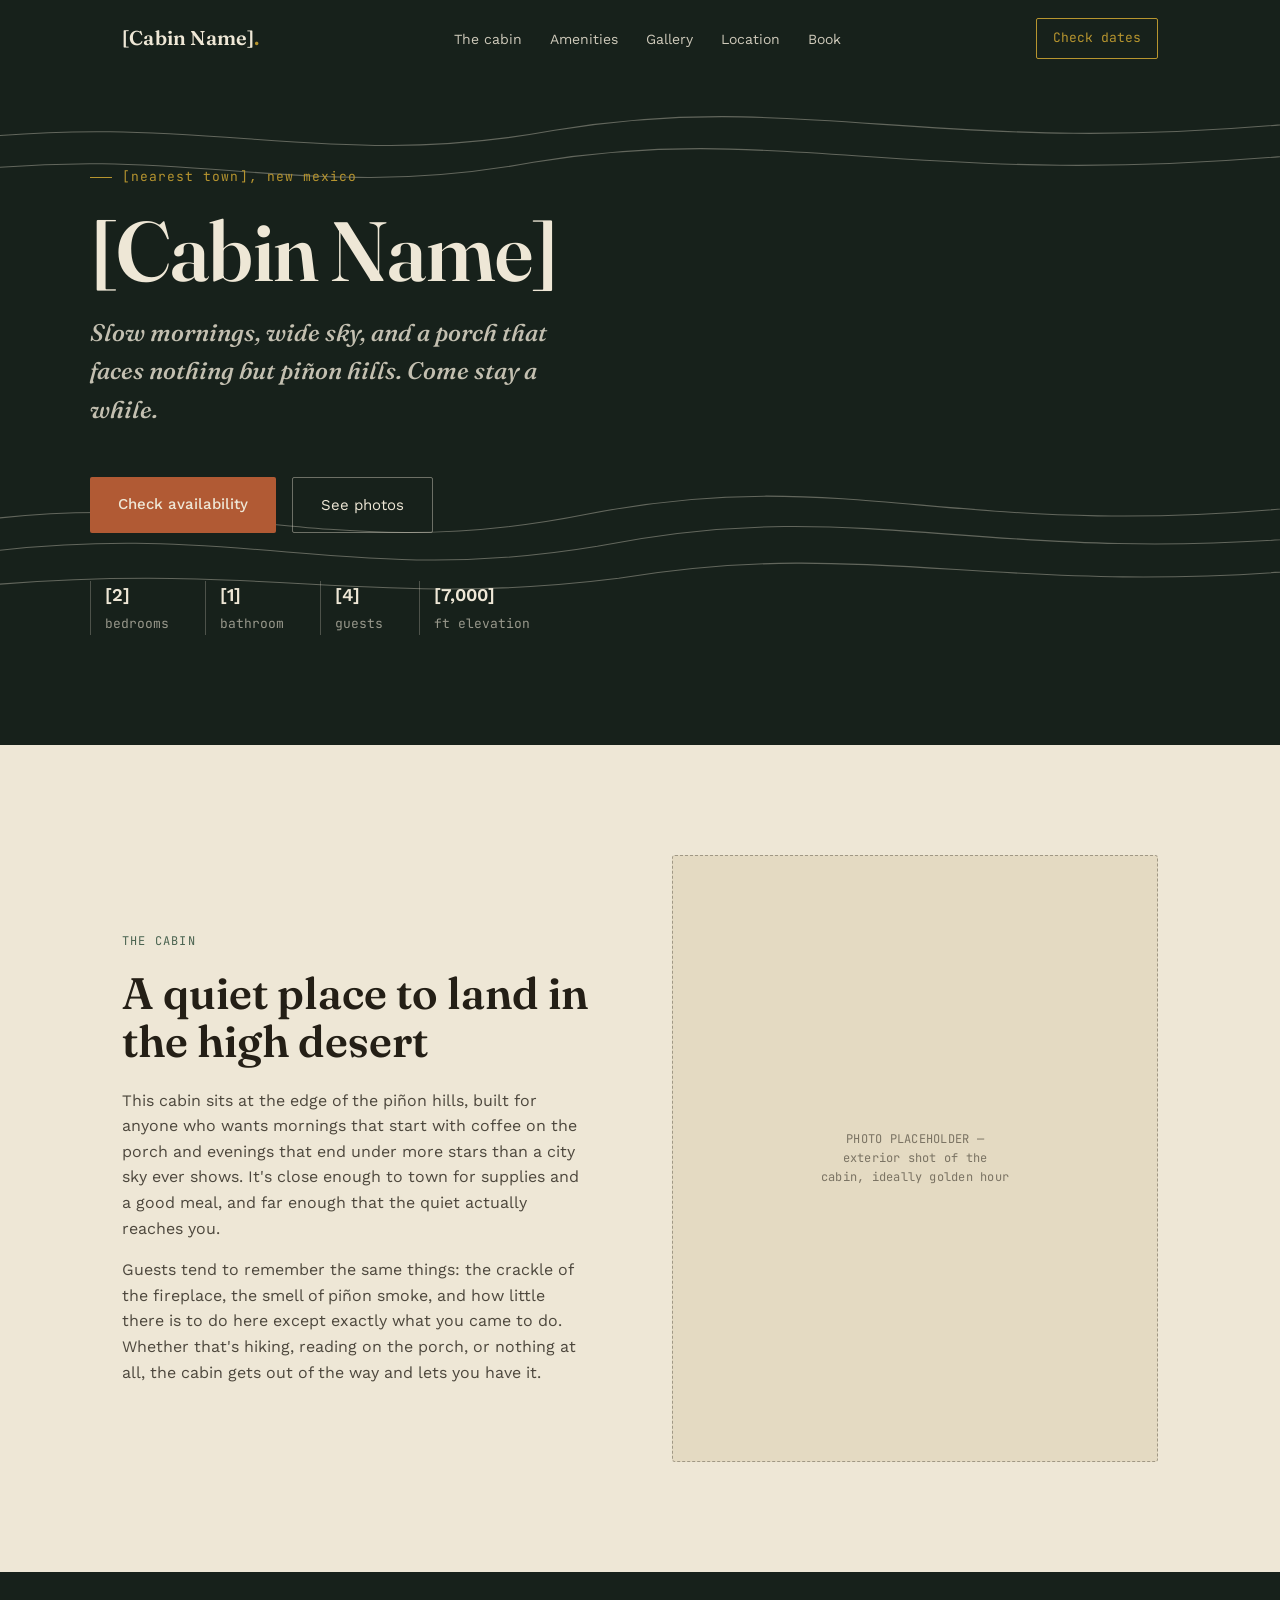
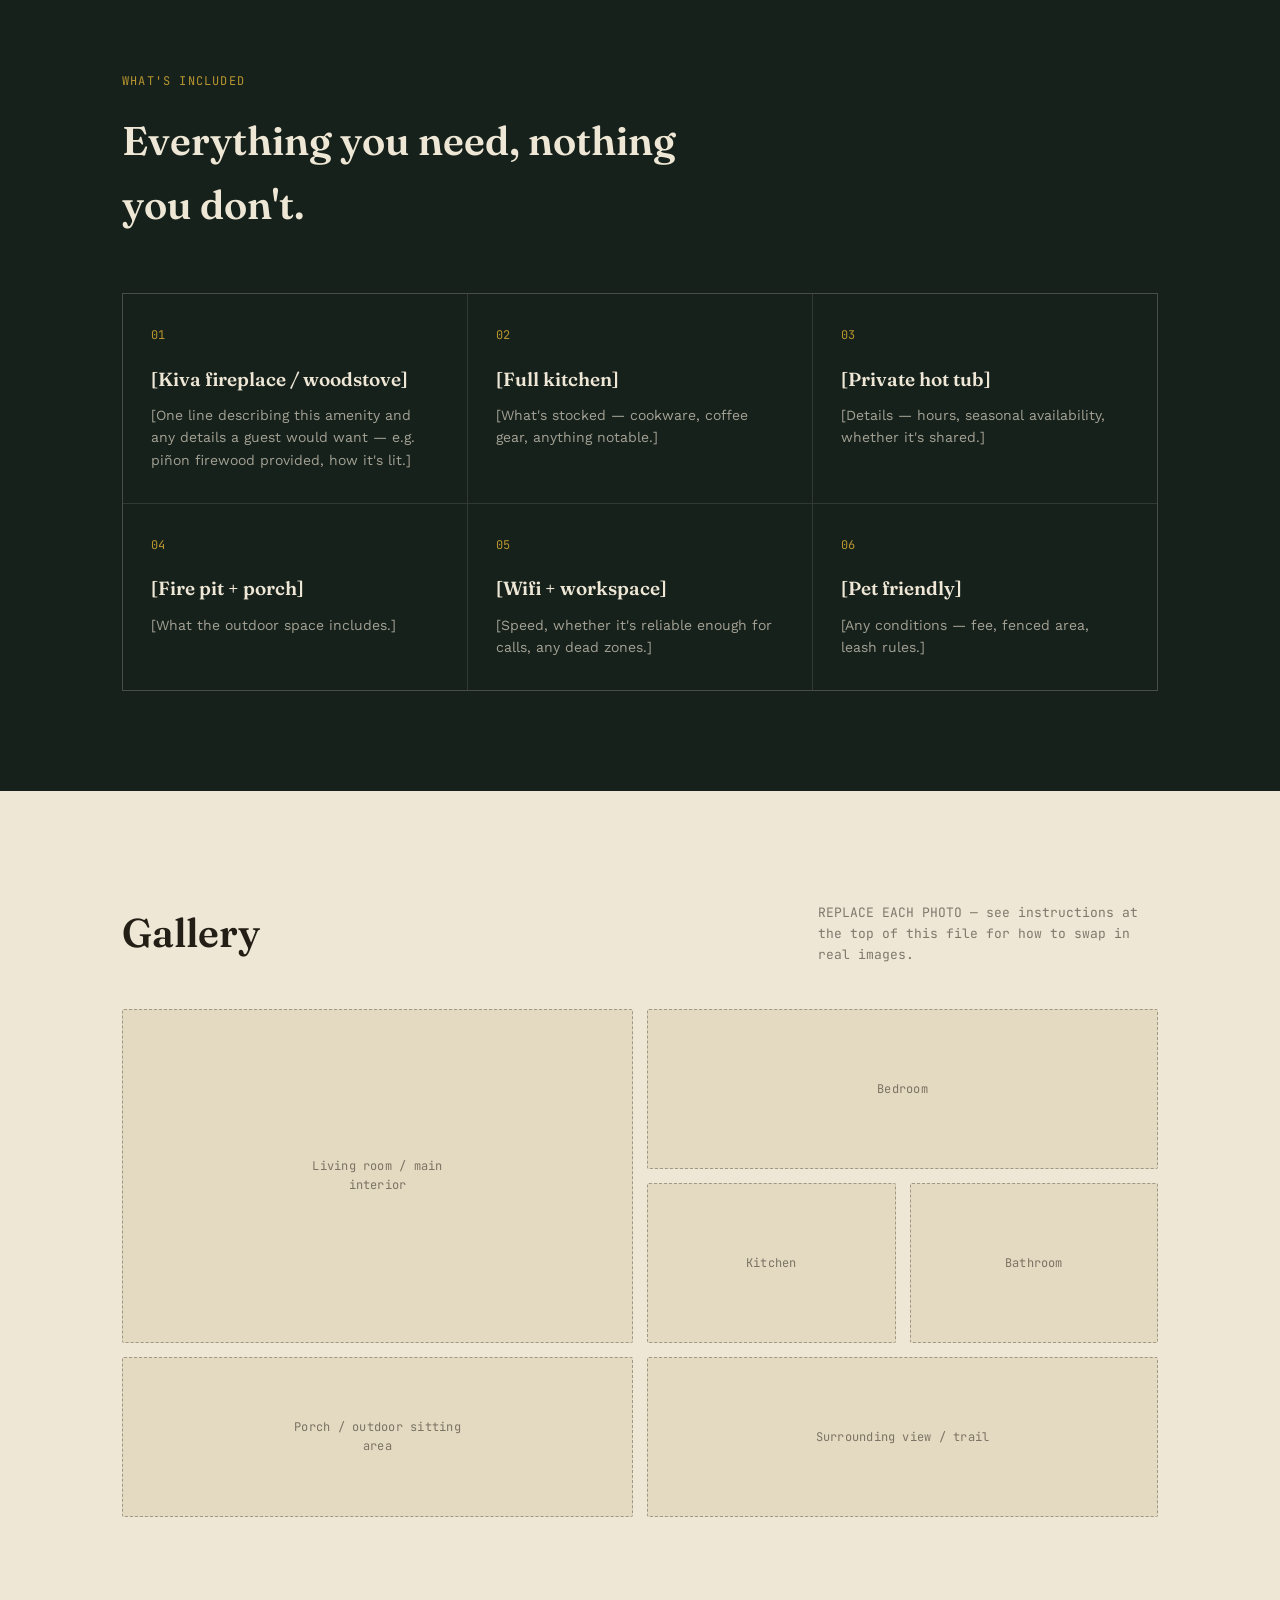
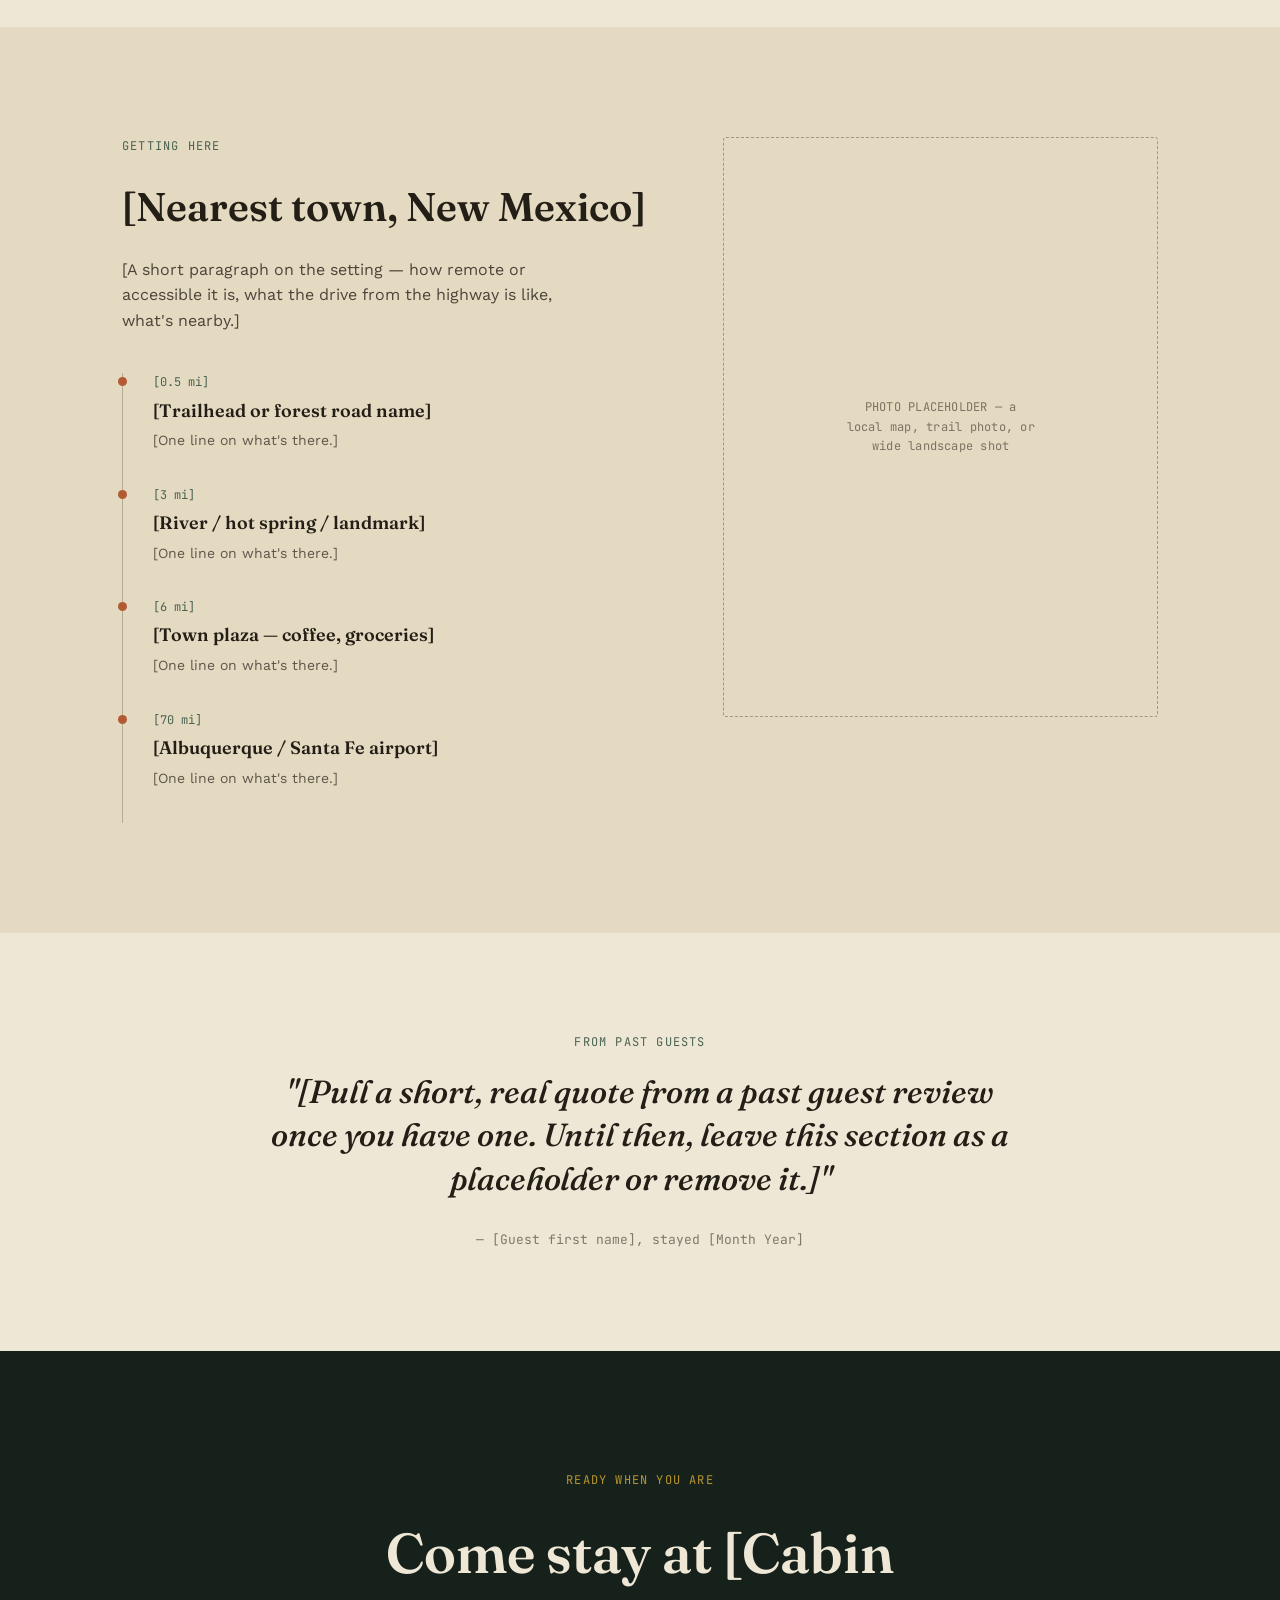
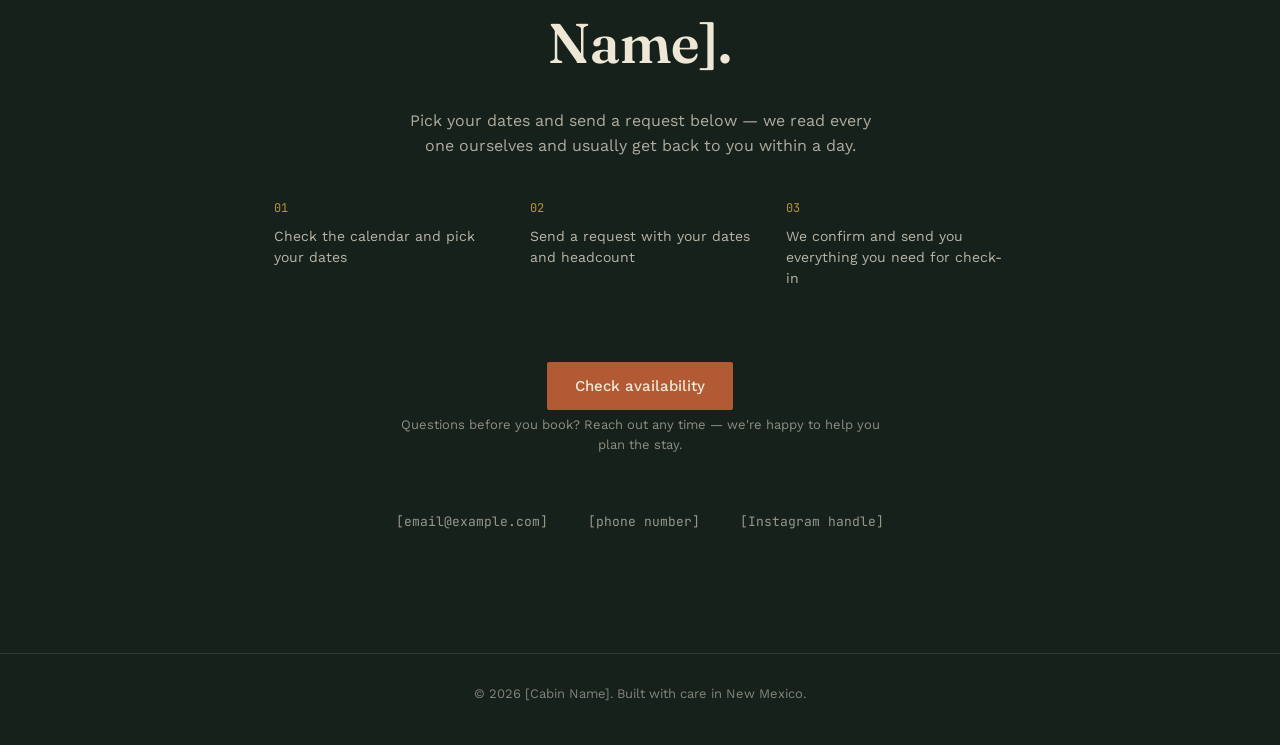
<file: index (1).html>
<!DOCTYPE html>
<html lang="en">
<head>
<meta charset="UTF-8">
<meta name="viewport" content="width=device-width, initial-scale=1.0">
<title>[Cabin Name] — Vacation Rental</title>
<meta name="description" content="[One sentence describing the cabin — where it is and what makes it worth booking.]">

<!--
========================================================================
  HOW TO EDIT THIS SITE — read me first
========================================================================
  This is one plain HTML file. You can edit it with any text editor
  (Notepad, TextEdit, VS Code, etc). No coding experience needed.

  1. TEXT: Search this file for square brackets, like [Cabin Name].
     Replace the bracketed placeholder with your real text and delete
     the brackets. Leave everything else (the <tags>) alone.

  2. PHOTOS: Search for "PHOTO PLACEHOLDER". Each one is a div styled
     to look like an empty photo frame. To add a real photo:
       a. Put your image file in the same folder as this HTML file
          (for example: images/exterior.jpg)
       b. Find the matching <div class="photo ..."> block
       c. Replace style="background-image:none" with
          style="background-image:url('images/exterior.jpg')"
       d. Delete the <span class="ph-label">...</span> line inside it
          (that's the placeholder text, no longer needed once there's
          a real photo)

  3. LINKS: Search for "BOOKING_LINK_HERE" and replace it with your
     Airbnb / Vrbo / direct booking link. It appears in a few places.

  4. COLORS / FONTS: If you want to change the look, everything is
     controlled in the <style> block below under "TOKENS" — change
     the values there and it updates the whole site.

  5. TO PUBLISH: once you're happy with it, this single file can be
     uploaded to any basic web host (Netlify, GitHub Pages, Squarespace
     "code block" import, etc). Just make sure the images/ folder goes
     up alongside it.
========================================================================
-->

<link rel="preconnect" href="https://fonts.googleapis.com">
<link rel="preconnect" href="https://fonts.gstatic.com" crossorigin>
<link href="https://fonts.googleapis.com/css2?family=Fraunces:ital,opsz,wght@0,9..144,400;0,9..144,500;0,9..144,600;1,9..144,500&family=Work+Sans:wght@400;500;600&family=JetBrains+Mono:wght@400;500&display=swap" rel="stylesheet">

<style>
  /* ============ TOKENS — change these to restyle the whole site ============ */
  :root{
    --bark:      #17211B;   /* deep pine, primary dark background */
    --bark-2:    #202D24;   /* slightly lighter pine, card surfaces on dark */
    --moss:      #4A6350;   /* mid green, secondary accent */
    --birch:     #EEE7D6;   /* warm paper/birch, light backgrounds */
    --birch-2:   #E4DAC2;   /* darker birch, borders on light */
    --ink:       #241F16;   /* near-black text on light backgrounds */
    --ember:     #B15A34;   /* rust accent — used sparingly for CTAs */
    --ember-dark:#8F4527;
    --brass:     #B7952F;   /* brass accent — dividers, small marks */

    --display: 'Fraunces', Georgia, serif;
    --body: 'Work Sans', -apple-system, sans-serif;
    --mono: 'JetBrains Mono', ui-monospace, monospace;
  }

  *{box-sizing:border-box; margin:0; padding:0;}
  html{scroll-behavior:smooth;}
  body{
    font-family: var(--body);
    background: var(--birch);
    color: var(--ink);
    line-height: 1.6;
  }
  img{max-width:100%; display:block;}
  a{color:inherit;}
  .wrap{max-width:1100px; margin:0 auto; padding:0 32px;}
  section{position:relative;}

  /* ============ utility: placeholder photo frames ============ */
  .photo{
    background-color: var(--birch-2);
    background-size: cover;
    background-position: center;
    display:flex; align-items:center; justify-content:center;
    text-align:center;
    border: 1px dashed rgba(36,31,22,0.35);
    position:relative;
    overflow:hidden;
  }
  .ph-label{
    font-family: var(--mono);
    font-size: 12px;
    letter-spacing:.02em;
    color: rgba(36,31,22,0.55);
    padding: 8px 14px;
    max-width: 220px;
  }

  /* ============ nav ============ */
  header{
    position: sticky; top:0; z-index: 50;
    background: var(--bark);
    color: var(--birch);
  }
  .nav{
    display:flex; align-items:center; justify-content:space-between;
    padding: 18px 32px;
    max-width:1100px; margin:0 auto;
  }
  .nav .brand{
    font-family: var(--display);
    font-size: 20px;
    font-weight:600;
    letter-spacing:.01em;
  }
  .nav .brand span{color: var(--brass);}
  .nav ul{
    list-style:none;
    display:flex; gap:28px;
  }
  .nav ul a{
    font-size:14px;
    text-decoration:none;
    color: var(--birch);
    opacity:.85;
    transition: opacity .2s;
  }
  .nav ul a:hover{opacity:1;}
  .nav-cta{
    display:inline-block;
    font-family: var(--mono);
    font-size:13px;
    padding:9px 16px;
    border:1px solid var(--brass);
    color: var(--brass);
    text-decoration:none;
    border-radius:2px;
  }
  .nav-toggle{display:none; background:none; border:none; color:var(--birch); font-size:24px;}

  @media (max-width:760px){
    .nav ul{display:none;}
    .nav-toggle{display:block;}
  }

  /* ============ hero ============ */
  .hero{
    background: var(--bark);
    color: var(--birch);
    padding: 90px 32px 110px;
    overflow:hidden;
    position:relative;
  }
  .contour-lines{
    position:absolute; inset:0;
    opacity:.35;
    pointer-events:none;
  }
  .hero-inner{
    max-width:1100px; margin:0 auto;
    position:relative; z-index:2;
  }
  .eyebrow{
    font-family: var(--mono);
    font-size:13px;
    color: var(--brass);
    letter-spacing:.08em;
    text-transform: lowercase;
    margin-bottom: 22px;
    display:flex; align-items:center; gap:10px;
  }
  .eyebrow::before{
    content:"";
    width:22px; height:1px;
    background: var(--brass);
    display:inline-block;
  }
  .hero h1{
    font-family: var(--display);
    font-weight:600;
    font-size: clamp(42px, 7vw, 84px);
    line-height: 0.98;
    max-width: 780px;
    letter-spacing:-.01em;
  }
  .hero .tagline{
    font-style: italic;
    font-family: var(--display);
    font-weight:500;
    font-size: clamp(18px,2.4vw,24px);
    color: var(--birch);
    opacity:.8;
    margin-top: 22px;
    max-width: 480px;
  }
  .hero-meta{
    display:flex; gap:36px; flex-wrap:wrap;
    margin-top: 48px;
    font-family: var(--mono);
    font-size: 13px;
  }
  .hero-meta div{
    display:flex; flex-direction:column; gap:4px;
    border-left: 1px solid rgba(238,231,214,0.25);
    padding-left: 14px;
  }
  .hero-meta strong{
    font-size: 18px;
    font-family: var(--body);
    font-weight:600;
  }
  .hero-meta span{opacity:.6;}
  .hero-buttons{
    display:flex; gap:16px; margin-top:48px; flex-wrap:wrap;
  }
  .btn-primary{
    background: var(--ember);
    color: var(--birch);
    text-decoration:none;
    padding: 15px 28px;
    font-size:15px;
    font-weight:500;
    border-radius:2px;
    transition: background .2s;
  }
  .btn-primary:hover{background: var(--ember-dark);}
  .btn-ghost{
    border:1px solid rgba(238,231,214,0.4);
    color: var(--birch);
    text-decoration:none;
    padding: 15px 28px;
    font-size:15px;
    border-radius:2px;
  }

  /* ============ intro / story ============ */
  .story{
    padding: 110px 32px;
  }
  .story-grid{
    display:grid;
    grid-template-columns: 1fr 1fr;
    gap: 64px;
    align-items:center;
  }
  .kicker{
    font-family: var(--mono);
    font-size: 12px;
    letter-spacing:.1em;
    text-transform:uppercase;
    color: var(--moss);
    margin-bottom: 18px;
  }
  .story h2{
    font-family: var(--display);
    font-size: clamp(30px, 3.6vw, 44px);
    font-weight:600;
    line-height:1.1;
    margin-bottom: 22px;
  }
  .story p{
    font-size:16px;
    color: rgba(36,31,22,0.8);
    max-width: 46ch;
  }
  .story p + p{margin-top:16px;}
  .story .photo{
    aspect-ratio: 4/5;
    border-radius: 3px;
  }
  @media (max-width:820px){
    .story-grid{grid-template-columns:1fr;}
  }

  /* ============ amenities ============ */
  .amenities{
    background: var(--bark);
    color: var(--birch);
    padding: 100px 32px;
  }
  .amenities .kicker{color: var(--brass);}
  .amenities h2{
    font-family: var(--display);
    font-size: clamp(28px,3.4vw,40px);
    font-weight:600;
    margin-bottom: 56px;
    max-width: 560px;
  }
  .amenity-grid{
    display:grid;
    grid-template-columns: repeat(3, 1fr);
    gap: 1px;
    background: rgba(238,231,214,0.12);
    border: 1px solid rgba(238,231,214,0.12);
  }
  .amenity{
    background: var(--bark);
    padding: 32px 28px;
  }
  .amenity .num{
    font-family: var(--mono);
    font-size:12px;
    color: var(--brass);
    display:block;
    margin-bottom:18px;
  }
  .amenity h3{
    font-family: var(--display);
    font-size:19px;
    font-weight:600;
    margin-bottom:10px;
  }
  .amenity p{
    font-size:14px;
    color: rgba(238,231,214,0.65);
  }
  @media (max-width:820px){
    .amenity-grid{grid-template-columns: 1fr;}
  }

  /* ============ gallery ============ */
  .gallery{padding: 110px 32px;}
  .gallery-head{
    display:flex; justify-content:space-between; align-items:flex-end;
    margin-bottom: 44px; flex-wrap:wrap; gap:16px;
  }
  .gallery-head h2{
    font-family: var(--display);
    font-size: clamp(28px,3.4vw,40px);
    font-weight:600;
  }
  .gallery-head p{
    font-family: var(--mono);
    font-size:13px;
    color: rgba(36,31,22,0.55);
    max-width: 340px;
  }
  .gallery-grid{
    display:grid;
    grid-template-columns: repeat(4, 1fr);
    grid-auto-rows: 160px;
    gap: 14px;
  }
  .gallery-grid .photo{border-radius:2px; border-style:dashed;}
  .g1{grid-column: span 2; grid-row: span 2;}
  .g2{grid-column: span 2; grid-row: span 1;}
  .g3{grid-column: span 1; grid-row: span 1;}
  .g4{grid-column: span 1; grid-row: span 1;}
  .g5{grid-column: span 2; grid-row: span 1;}
  .g6{grid-column: span 2; grid-row: span 1;}
  @media (max-width:820px){
    .gallery-grid{grid-template-columns: repeat(2,1fr); grid-auto-rows:150px;}
    .g1{grid-column:span 2; grid-row:span 2;}
    .g2,.g5,.g6{grid-column:span 2; grid-row:span 1;}
    .g3,.g4{grid-column:span 1;}
  }

  /* ============ location ============ */
  .location{
    background: var(--birch-2);
    padding: 110px 32px;
  }
  .location-grid{
    display:grid;
    grid-template-columns: 1.1fr 0.9fr;
    gap: 70px;
  }
  .location h2{
    font-family: var(--display);
    font-size: clamp(28px,3.4vw,40px);
    font-weight:600;
    margin-bottom:18px;
  }
  .location > .location-grid > div:first-child > p{
    max-width:48ch;
    color: rgba(36,31,22,0.8);
    margin-bottom: 40px;
  }
  .trail{
    border-left: 1px solid rgba(36,31,22,0.25);
  }
  .trail-item{
    position:relative;
    padding: 0 0 34px 30px;
  }
  .trail-item::before{
    content:"";
    position:absolute; left:-5px; top:4px;
    width:9px; height:9px;
    border-radius:50%;
    background: var(--ember);
  }
  .trail-item .mi{
    font-family: var(--mono);
    font-size:12px;
    color: var(--moss);
    display:block;
    margin-bottom:4px;
  }
  .trail-item h4{
    font-family: var(--display);
    font-weight:600;
    font-size:18px;
    margin-bottom:4px;
  }
  .trail-item p{font-size:14px; color: rgba(36,31,22,0.7);}
  .location .photo{
    aspect-ratio: 3/4;
    align-self:start;
    border-radius:3px;
  }
  @media (max-width:820px){
    .location-grid{grid-template-columns:1fr; gap:40px;}
  }

  /* ============ reviews ============ */
  .reviews{padding: 100px 32px; text-align:center;}
  .reviews .kicker{justify-content:center; display:flex;}
  .reviews blockquote{
    font-family: var(--display);
    font-style: italic;
    font-weight:500;
    font-size: clamp(22px,3vw,32px);
    max-width: 760px;
    margin: 0 auto 26px;
    line-height:1.35;
  }
  .reviews cite{
    font-family: var(--mono);
    font-style:normal;
    font-size:13px;
    color: rgba(36,31,22,0.55);
  }

  /* ============ booking CTA ============ */
  .booking{
    background: var(--bark);
    color: var(--birch);
    padding: 120px 32px;
    text-align:center;
  }
  .booking h2{
    font-family: var(--display);
    font-weight:600;
    font-size: clamp(32px,5vw,56px);
    max-width: 640px;
    margin: 0 auto 20px;
  }
  .booking p{
    color: rgba(238,231,214,0.7);
    max-width: 480px;
    margin: 0 auto 40px;
  }
  .booking-details{
    display:flex; justify-content:center; gap:40px;
    margin-top: 56px;
    font-family: var(--mono);
    font-size:13px;
    color: rgba(238,231,214,0.6);
    flex-wrap:wrap;
  }
  .booking-steps{
    display:flex; justify-content:center; gap:36px;
    max-width: 760px; margin: 0 auto 44px;
    flex-wrap:wrap; text-align:left;
  }
  .booking-step{
    flex: 1 1 180px;
    max-width: 220px;
  }
  .booking-step .bs-num{
    font-family: var(--mono);
    font-size: 12px;
    color: var(--brass);
    display:block;
    margin-bottom: 8px;
  }
  .booking-step p{
    font-size: 14px;
    color: rgba(238,231,214,0.75);
    line-height:1.5;
  }

  /* ============ footer ============ */
  footer{
    background: var(--bark);
    color: rgba(238,231,214,0.5);
    padding: 30px 32px 40px;
    border-top: 1px solid rgba(238,231,214,0.12);
    text-align:center;
    font-size:13px;
  }
  footer a{color: var(--brass); text-decoration:none;}
</style>
</head>
<body>

<header>
  <nav class="nav">
    <div class="brand">[Cabin Name]<span>.</span></div>
    <ul>
      <li><a href="#story">The cabin</a></li>
      <li><a href="#amenities">Amenities</a></li>
      <li><a href="#gallery">Gallery</a></li>
      <li><a href="#location">Location</a></li>
      <li><a href="#book">Book</a></li>
    </ul>
    <a class="nav-cta" href="BOOKING_LINK_HERE">Check dates</a>
  </nav>
</header>

<!-- ============ HERO ============ -->
<section class="hero">
  <svg class="contour-lines" viewBox="0 0 1200 500" preserveAspectRatio="none" aria-hidden="true">
    <path d="M-50,420 C200,380 300,460 550,410 C800,360 900,440 1250,400" fill="none" stroke="#EEE7D6" stroke-width="1"/>
    <path d="M-50,450 C220,410 320,480 560,440 C810,390 920,460 1250,430" fill="none" stroke="#EEE7D6" stroke-width="1"/>
    <path d="M-50,480 C240,450 340,500 580,470 C820,430 940,490 1250,460" fill="none" stroke="#EEE7D6" stroke-width="1"/>
    <path d="M-50,90 C180,60 280,120 500,80 C740,40 860,110 1250,70" fill="none" stroke="#EEE7D6" stroke-width="1"/>
    <path d="M-50,60 C190,30 300,90 520,50 C760,10 880,80 1250,40" fill="none" stroke="#EEE7D6" stroke-width="1"/>
  </svg>
  <div class="hero-inner">
    <div class="eyebrow">[Nearest town], New Mexico</div>
    <h1>[Cabin Name]</h1>
    <p class="tagline">Slow mornings, wide sky, and a porch that faces nothing but piñon hills. Come stay a while.</p>
    <div class="hero-buttons">
      <a class="btn-primary" href="BOOKING_LINK_HERE">Check availability</a>
      <a class="btn-ghost" href="#gallery">See photos</a>
    </div>
    <div class="hero-meta">
      <div><strong>[2]</strong><span>bedrooms</span></div>
      <div><strong>[1]</strong><span>bathroom</span></div>
      <div><strong>[4]</strong><span>guests</span></div>
      <div><strong>[7,000]</strong><span>ft elevation</span></div>
    </div>
  </div>
</section>

<!-- ============ STORY ============ -->
<section class="story" id="story">
  <div class="wrap story-grid">
    <div>
      <div class="kicker">The cabin</div>
      <h2>A quiet place to land in the high desert</h2>
      <p>This cabin sits at the edge of the piñon hills, built for anyone who wants mornings that start with coffee on the porch and evenings that end under more stars than a city sky ever shows. It's close enough to town for supplies and a good meal, and far enough that the quiet actually reaches you.</p>
      <p>Guests tend to remember the same things: the crackle of the fireplace, the smell of piñon smoke, and how little there is to do here except exactly what you came to do. Whether that's hiking, reading on the porch, or nothing at all, the cabin gets out of the way and lets you have it.</p>
    </div>
    <div class="photo" style="background-image:none;">
      <span class="ph-label">PHOTO PLACEHOLDER — exterior shot of the cabin, ideally golden hour</span>
    </div>
  </div>
</section>

<!-- ============ AMENITIES ============ -->
<section class="amenities" id="amenities">
  <div class="wrap">
    <div class="kicker">What's included</div>
    <h2>Everything you need, nothing you don't.</h2>
    <div class="amenity-grid">
      <div class="amenity">
        <span class="num">01</span>
        <h3>[Kiva fireplace / woodstove]</h3>
        <p>[One line describing this amenity and any details a guest would want — e.g. piñon firewood provided, how it's lit.]</p>
      </div>
      <div class="amenity">
        <span class="num">02</span>
        <h3>[Full kitchen]</h3>
        <p>[What's stocked — cookware, coffee gear, anything notable.]</p>
      </div>
      <div class="amenity">
        <span class="num">03</span>
        <h3>[Private hot tub]</h3>
        <p>[Details — hours, seasonal availability, whether it's shared.]</p>
      </div>
      <div class="amenity">
        <span class="num">04</span>
        <h3>[Fire pit + porch]</h3>
        <p>[What the outdoor space includes.]</p>
      </div>
      <div class="amenity">
        <span class="num">05</span>
        <h3>[Wifi + workspace]</h3>
        <p>[Speed, whether it's reliable enough for calls, any dead zones.]</p>
      </div>
      <div class="amenity">
        <span class="num">06</span>
        <h3>[Pet friendly]</h3>
        <p>[Any conditions — fee, fenced area, leash rules.]</p>
      </div>
    </div>
  </div>
</section>

<!-- ============ GALLERY ============ -->
<section class="gallery" id="gallery">
  <div class="wrap">
    <div class="gallery-head">
      <h2>Gallery</h2>
      <p>REPLACE EACH PHOTO — see instructions at the top of this file for how to swap in real images.</p>
    </div>
    <div class="gallery-grid">
      <div class="photo g1" style="background-image:none;"><span class="ph-label">Living room / main interior</span></div>
      <div class="photo g2" style="background-image:none;"><span class="ph-label">Bedroom</span></div>
      <div class="photo g3" style="background-image:none;"><span class="ph-label">Kitchen</span></div>
      <div class="photo g4" style="background-image:none;"><span class="ph-label">Bathroom</span></div>
      <div class="photo g5" style="background-image:none;"><span class="ph-label">Porch / outdoor sitting area</span></div>
      <div class="photo g6" style="background-image:none;"><span class="ph-label">Surrounding view / trail</span></div>
    </div>
  </div>
</section>

<!-- ============ LOCATION ============ -->
<section class="location" id="location">
  <div class="wrap location-grid">
    <div>
      <div class="kicker">Getting here</div>
      <h2>[Nearest town, New Mexico]</h2>
      <p>[A short paragraph on the setting — how remote or accessible it is, what the drive from the highway is like, what's nearby.]</p>
      <div class="trail">
        <div class="trail-item">
          <span class="mi">[0.5 mi]</span>
          <h4>[Trailhead or forest road name]</h4>
          <p>[One line on what's there.]</p>
        </div>
        <div class="trail-item">
          <span class="mi">[3 mi]</span>
          <h4>[River / hot spring / landmark]</h4>
          <p>[One line on what's there.]</p>
        </div>
        <div class="trail-item">
          <span class="mi">[6 mi]</span>
          <h4>[Town plaza — coffee, groceries]</h4>
          <p>[One line on what's there.]</p>
        </div>
        <div class="trail-item">
          <span class="mi">[70 mi]</span>
          <h4>[Albuquerque / Santa Fe airport]</h4>
          <p>[One line on what's there.]</p>
        </div>
      </div>
    </div>
    <div class="photo" style="background-image:none;">
      <span class="ph-label">PHOTO PLACEHOLDER — a local map, trail photo, or wide landscape shot</span>
    </div>
  </div>
</section>

<!-- ============ REVIEWS ============ -->
<section class="reviews">
  <div class="wrap">
    <div class="kicker">From past guests</div>
    <blockquote>"[Pull a short, real quote from a past guest review once you have one. Until then, leave this section as a placeholder or remove it.]"</blockquote>
    <cite>— [Guest first name], stayed [Month Year]</cite>
  </div>
</section>

<!-- ============ BOOKING ============ -->
<section class="booking" id="book">
  <div class="wrap">
    <div class="kicker" style="justify-content:center; display:flex; color:var(--brass);">Ready when you are</div>
    <h2>Come stay at [Cabin Name].</h2>
    <p>Pick your dates and send a request below — we read every one ourselves and usually get back to you within a day.</p>
    <div class="booking-steps">
      <div class="booking-step">
        <span class="bs-num">01</span>
        <p>Check the calendar and pick your dates</p>
      </div>
      <div class="booking-step">
        <span class="bs-num">02</span>
        <p>Send a request with your dates and headcount</p>
      </div>
      <div class="booking-step">
        <span class="bs-num">03</span>
        <p>We confirm and send you everything you need for check-in</p>
      </div>
    </div>
    <a class="btn-primary" href="BOOKING_LINK_HERE">Check availability</a>
    <p style="font-size:13px; color:rgba(238,231,214,0.55); margin-top:16px;">Questions before you book? Reach out any time — we're happy to help you plan the stay.</p>
    <div class="booking-details">
      <span>[email@example.com]</span>
      <span>[phone number]</span>
      <span>[Instagram handle]</span>
    </div>
  </div>
</section>

<footer>
  &copy; <span id="year"></span> [Cabin Name]. Built with care in New Mexico.
</footer>

<script>
  document.getElementById('year').textContent = new Date().getFullYear();
</script>

</body>
</html>
</file>
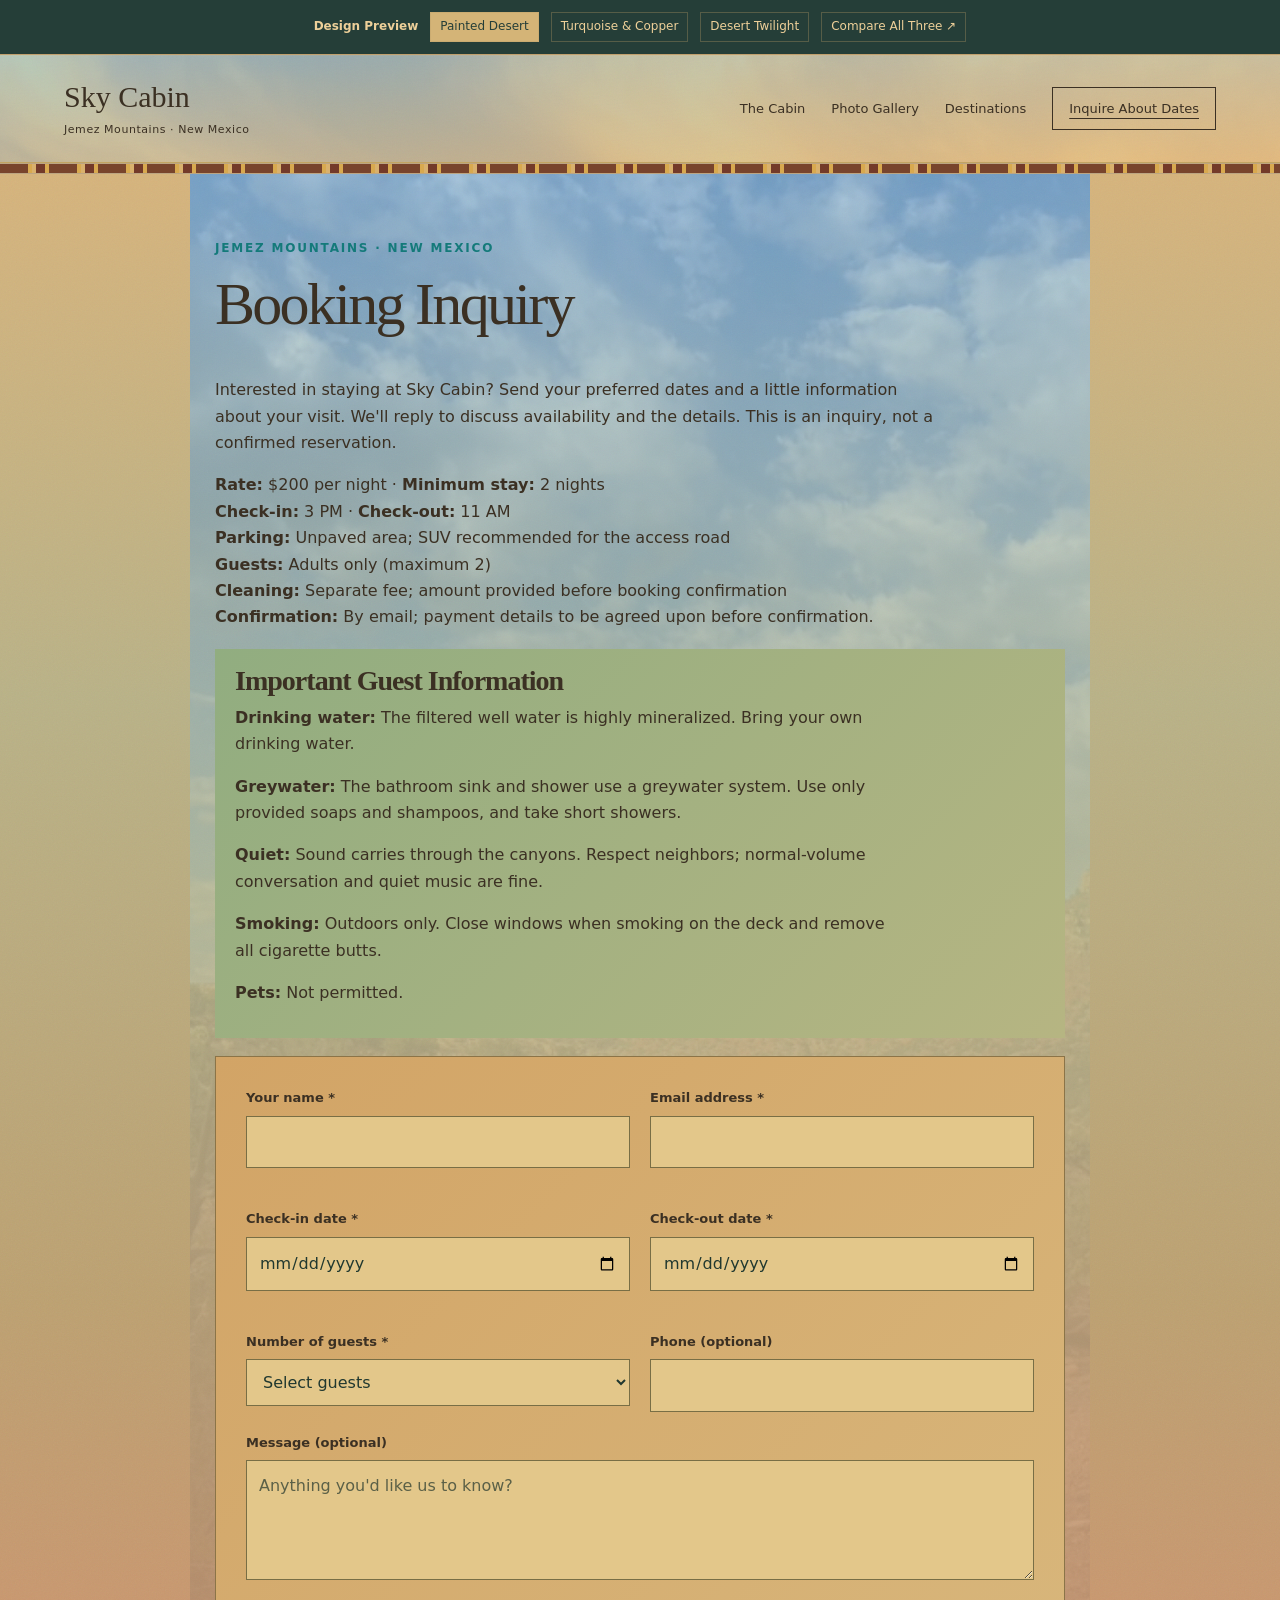
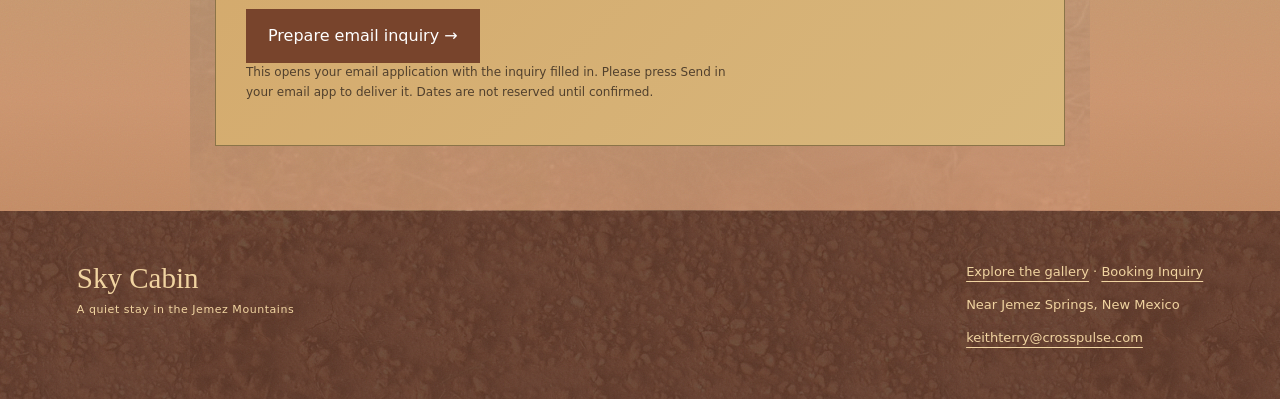
<file: preview/booking.html>
<!doctype html><html lang="en"><head><base href="../"><meta charset="utf-8"><meta name="viewport" content="width=device-width,initial-scale=1"><meta name="theme-color" content="#263c3b"><title>Booking Inquiry | Sky Cabin</title><meta name="description" content="Inquire about dates for Sky Cabin near Jemez Springs, New Mexico."><script src="preview/looks.js"></script><link rel="stylesheet" href="preview/site.css"><link rel="stylesheet" href="preview/looks.css"></head><body><a class="skip" href="#main">Skip to content</a><header class="site-header" data-terrain="sky"><a class="brand" href="preview/index.html">Sky Cabin<span>Jemez Mountains · New Mexico</span></a><nav aria-label="Main navigation"><a href="preview/index.html">The Cabin</a><a href="preview/gallery.html">Photo Gallery</a><a href="preview/destinations.html">Destinations</a><a href="preview/booking.html" aria-current="page">Inquire About Dates</a></nav></header><div class="woven" aria-hidden="true"></div><main id="main" class="booking-main" data-terrain="descent"><p style="text-transform:uppercase;letter-spacing:.15em;font-size:12px;font-weight:700;color:#147a7a">Jemez Mountains · New Mexico</p><h1>Booking Inquiry</h1><p class="intro">Interested in staying at Sky Cabin? Send your preferred dates and a little information about your visit. We'll reply to discuss availability and the details. This is an inquiry, not a confirmed reservation.</p>
<p class="intro"><strong>Rate:</strong> $200 per night · <strong>Minimum stay:</strong> 2 nights<br><strong>Check-in:</strong> 3 PM · <strong>Check-out:</strong> 11 AM<br><strong>Parking:</strong> Unpaved area; SUV recommended for the access road<br><strong>Guests:</strong> Adults only (maximum 2)<br><strong>Cleaning:</strong> Separate fee; amount provided before booking confirmation<br><strong>Confirmation:</strong> By email; payment details to be agreed upon before confirmation.</p><section aria-label="House rules" style="background:#fff9ec;padding:16px 20px;border-radius:8px;margin:18px 0"><h2 style="margin:0 0 8px;font:700 23px Georgia,serif">Important Guest Information</h2><p><strong>Drinking water:</strong> The filtered well water is highly mineralized. Bring your own drinking water.</p><p><strong>Greywater:</strong> The bathroom sink and shower use a greywater system. Use only provided soaps and shampoos, and take short showers.</p><p><strong>Quiet:</strong> Sound carries through the canyons. Respect neighbors; normal-volume conversation and quiet music are fine.</p><p><strong>Smoking:</strong> Outdoors only. Close windows when smoking on the deck and remove all cigarette butts.</p><p><strong>Pets:</strong> Not permitted.</p></section><form id="inquiry"><div class="grid">
<div class="field"><label for="name">Your name *</label><input id="name" name="name" autocomplete="name" required></div>
<div class="field"><label for="email">Email address *</label><input id="email" name="email" type="email" autocomplete="email" required></div>
<div class="field"><label for="checkin">Check-in date *</label><input id="checkin" name="checkin" type="date" required></div>
<div class="field"><label for="checkout">Check-out date *</label><input id="checkout" name="checkout" type="date" required></div>
<div class="field"><label for="guests">Number of guests *</label><select id="guests" name="guests" required><option value="">Select guests</option><option value="1">1 guest</option><option value="2">2 guests</option></select></div>
<div class="field"><label for="phone">Phone (optional)</label><input id="phone" name="phone" type="tel" autocomplete="tel"></div></div>
<div class="field"><label for="message">Message (optional)</label><textarea id="message" name="message" placeholder="Anything you'd like us to know?"></textarea></div>
<p id="error" class="error" role="alert"></p><button type="submit">Prepare email inquiry →</button><p class="note">This opens your email application with the inquiry filled in. Please press Send in your email app to deliver it. Dates are not reserved until confirmed.</p></form></main><script>
const RECIPIENT="keithterry@crosspulse.com",checkin=document.getElementById("checkin"),checkout=document.getElementById("checkout"),error=document.getElementById("error");const today=new Date(),localToday=[today.getFullYear(),String(today.getMonth()+1).padStart(2,"0"),String(today.getDate()).padStart(2,"0")].join("-");checkin.min=localToday;checkout.min=localToday;
checkin.addEventListener("change",()=>{if(checkin.value){const d=new Date(checkin.value+"T12:00:00");d.setDate(d.getDate()+1);const min=[d.getFullYear(),String(d.getMonth()+1).padStart(2,"0"),String(d.getDate()).padStart(2,"0")].join("-");checkout.min=min;if(checkout.value<min)checkout.value=""}});
document.getElementById("inquiry").addEventListener("submit",e=>{e.preventDefault();error.textContent="";if(!e.target.reportValidity())return;const start=new Date(checkin.value+"T12:00:00"),end=new Date(checkout.value+"T12:00:00"),nights=Math.round((end-start)/86400000);if(nights<2){error.textContent="Sky Cabin requires a minimum stay of two nights.";return}const v=id=>document.getElementById(id).value.trim();const body=["Sky Cabin booking inquiry","","Name: "+v("name"),"Email: "+v("email"),"Phone: "+(v("phone")||"Not provided"),"Check-in: "+v("checkin"),"Check-out: "+v("checkout"),"Guests: "+v("guests"),"Nights: "+nights,"Nightly rate: $200 (additional charges, if any, not yet specified)","","Message:",v("message")||"None"].join("\n");window.location.href="mailto:"+RECIPIENT+"?subject="+encodeURIComponent("Sky Cabin booking inquiry: "+v("checkin")+" to "+v("checkout"))+"&body="+encodeURIComponent(body)});
</script><footer data-terrain="earth"><a class="brand" href="preview/index.html">Sky Cabin<span>A quiet stay in the Jemez Mountains</span></a><div><a href="preview/gallery.html">Explore the gallery</a> · <a href="preview/booking.html">Booking Inquiry</a><p>Near Jemez Springs, New Mexico</p><a href="mailto:keithterry@crosspulse.com">keithterry@crosspulse.com</a></div></footer><script src="preview/site.js" defer></script></body></html>
</file>
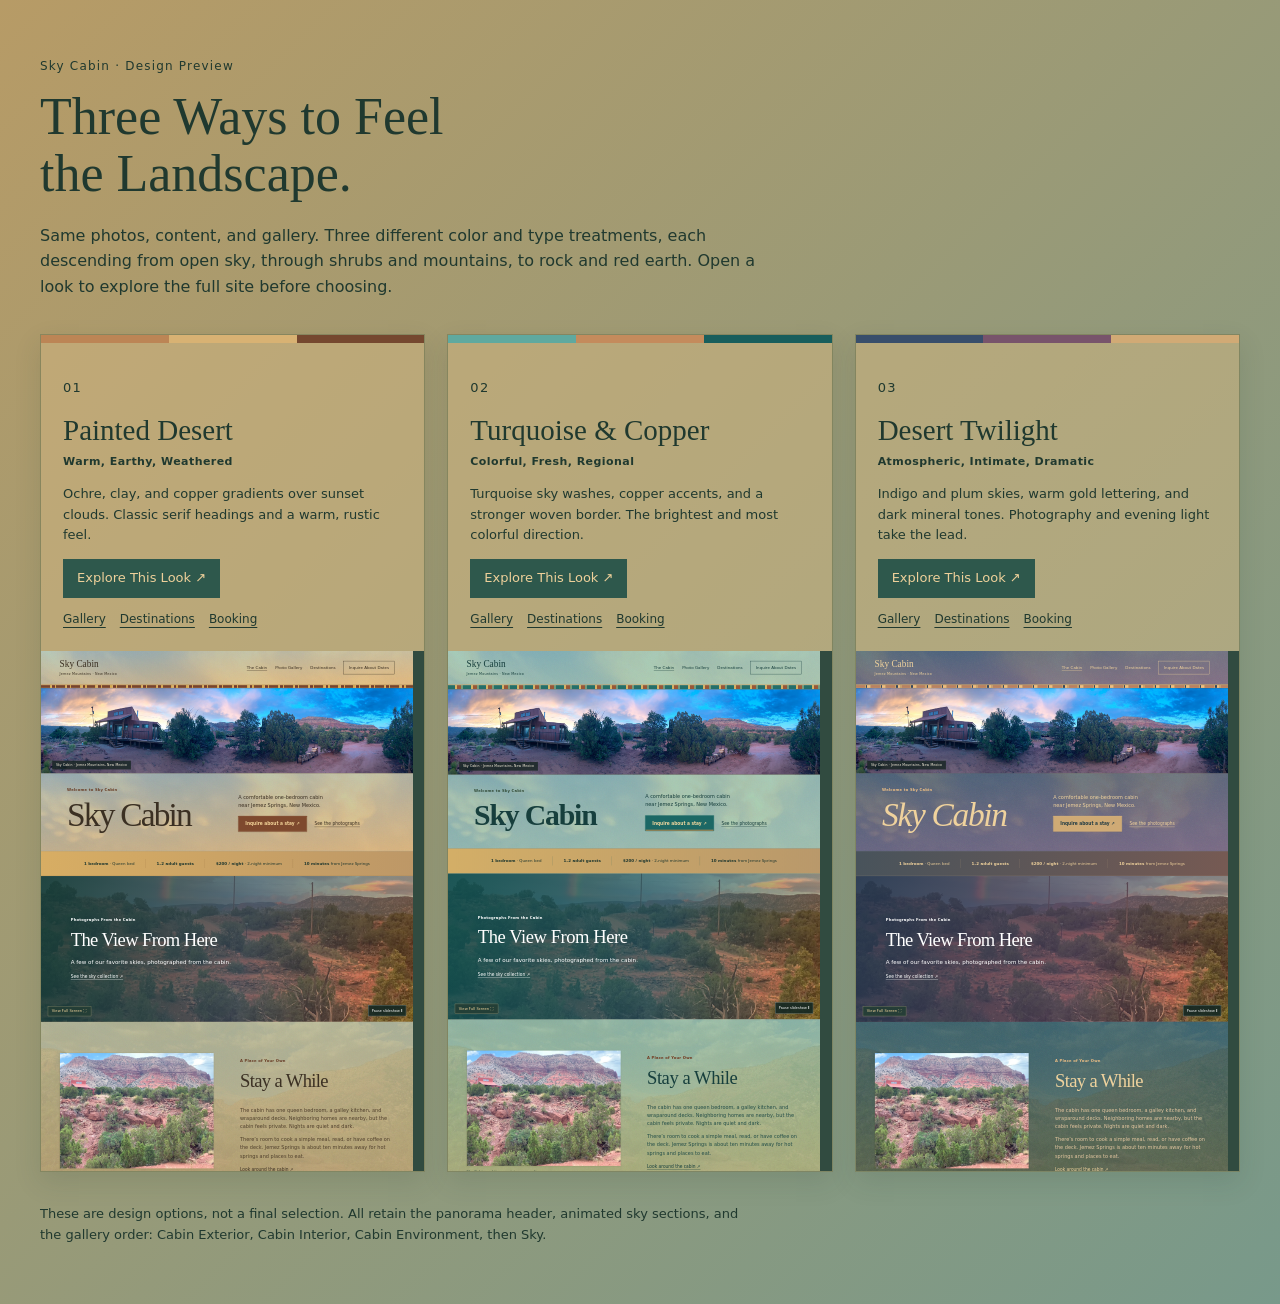
<file: preview/design-options.html>
<!doctype html><html lang="en"><head><meta charset="utf-8"><meta name="viewport" content="width=device-width,initial-scale=1"><title>Three Looks for Sky Cabin</title><style>*{box-sizing:border-box}body{margin:0;background:linear-gradient(135deg,#b79b66,#78998a);color:#20392f;font:16px/1.6 system-ui;padding:45px 24px}main{max-width:1200px;margin:auto}h1{font:52px/1.1 Georgia;margin:10px 0 20px}h2{font:29px Georgia;margin:15px 0 6px}p{max-width:720px}.eyebrow{font-size:12px;letter-spacing:.1em}.options{display:grid;grid-template-columns:repeat(3,1fr);gap:22px;margin-top:35px}.option{background:#d2b5827d;border:1px solid #425a3e70;box-shadow:0 10px 25px #21372d20;overflow:hidden}.copy{padding:22px}.copy p{font-size:13px}.swatches{display:flex;height:8px}.swatches i{flex:1}.preview-window{height:520px;overflow:hidden;background:#314b40}.preview-window iframe{width:1200px;height:1800px;border:0;transform:scale(.31);transform-origin:top left;pointer-events:none}.open{display:inline-block;background:#2e584c;color:#eed09a;padding:9px 14px;text-decoration:none;font-size:13px}.links{display:flex;gap:14px;flex-wrap:wrap;margin-top:12px;font-size:12px}a{color:inherit;text-underline-offset:4px}.note{margin-top:32px;font-size:13px}.tagline{font-size:11px;letter-spacing:.04em;font-weight:650}a:focus-visible{outline:3px solid #7b452e;outline-offset:3px}@media(max-width:1050px){.options{grid-template-columns:1fr;max-width:550px;margin-left:auto;margin-right:auto}.preview-window{height:620px}.preview-window iframe{transform:scale(.44)}}@media(max-width:500px){body{padding:30px 16px}h1{font-size:42px}.preview-window{height:490px}.preview-window iframe{transform:scale(.29)}}</style></head><body><main><p class="eyebrow">Sky Cabin · Design Preview</p><h1>Three Ways to Feel<br>the Landscape.</h1><p>Same photos, content, and gallery. Three different color and type treatments, each descending from open sky, through shrubs and mountains, to rock and red earth. Open a look to explore the full site before choosing.</p><div class="options"><article class="option"><div class="swatches" aria-hidden="true"><i style="background:#bc8555"></i><i style="background:#d8b273"></i><i style="background:#75482f"></i></div><div class="copy"><p class="eyebrow">01</p><h2>Painted Desert</h2><div class="tagline">Warm, Earthy, Weathered</div><p>Ochre, clay, and copper gradients over sunset clouds. Classic serif headings and a warm, rustic feel.</p><a class="open" href="index.html?look=mesa">Explore This Look ↗</a><div class="links"><a href="gallery.html?look=mesa">Gallery</a><a href="destinations.html?look=mesa">Destinations</a><a href="booking.html?look=mesa">Booking</a></div></div><div class="preview-window"><iframe title="Painted Desert Homepage Preview" src="index.html?look=mesa&amp;embed=1" loading="eager" tabindex="-1"></iframe></div></article><article class="option"><div class="swatches" aria-hidden="true"><i style="background:#5fa99f"></i><i style="background:#c48b5c"></i><i style="background:#185e5c"></i></div><div class="copy"><p class="eyebrow">02</p><h2>Turquoise & Copper</h2><div class="tagline">Colorful, Fresh, Regional</div><p>Turquoise sky washes, copper accents, and a stronger woven border. The brightest and most colorful direction.</p><a class="open" href="index.html?look=turquoise">Explore This Look ↗</a><div class="links"><a href="gallery.html?look=turquoise">Gallery</a><a href="destinations.html?look=turquoise">Destinations</a><a href="booking.html?look=turquoise">Booking</a></div></div><div class="preview-window"><iframe title="Turquoise & Copper Homepage Preview" src="index.html?look=turquoise&amp;embed=1" loading="eager" tabindex="-1"></iframe></div></article><article class="option"><div class="swatches" aria-hidden="true"><i style="background:#384e6b"></i><i style="background:#78546b"></i><i style="background:#d1aa75"></i></div><div class="copy"><p class="eyebrow">03</p><h2>Desert Twilight</h2><div class="tagline">Atmospheric, Intimate, Dramatic</div><p>Indigo and plum skies, warm gold lettering, and dark mineral tones. Photography and evening light take the lead.</p><a class="open" href="index.html?look=twilight">Explore This Look ↗</a><div class="links"><a href="gallery.html?look=twilight">Gallery</a><a href="destinations.html?look=twilight">Destinations</a><a href="booking.html?look=twilight">Booking</a></div></div><div class="preview-window"><iframe title="Desert Twilight Homepage Preview" src="index.html?look=twilight&amp;embed=1" loading="eager" tabindex="-1"></iframe></div></article></div><p class="note">These are design options, not a final selection. All retain the panorama header, animated sky sections, and the gallery order: Cabin Exterior, Cabin Interior, Cabin Environment, then Sky.</p></main></body></html>
</file>
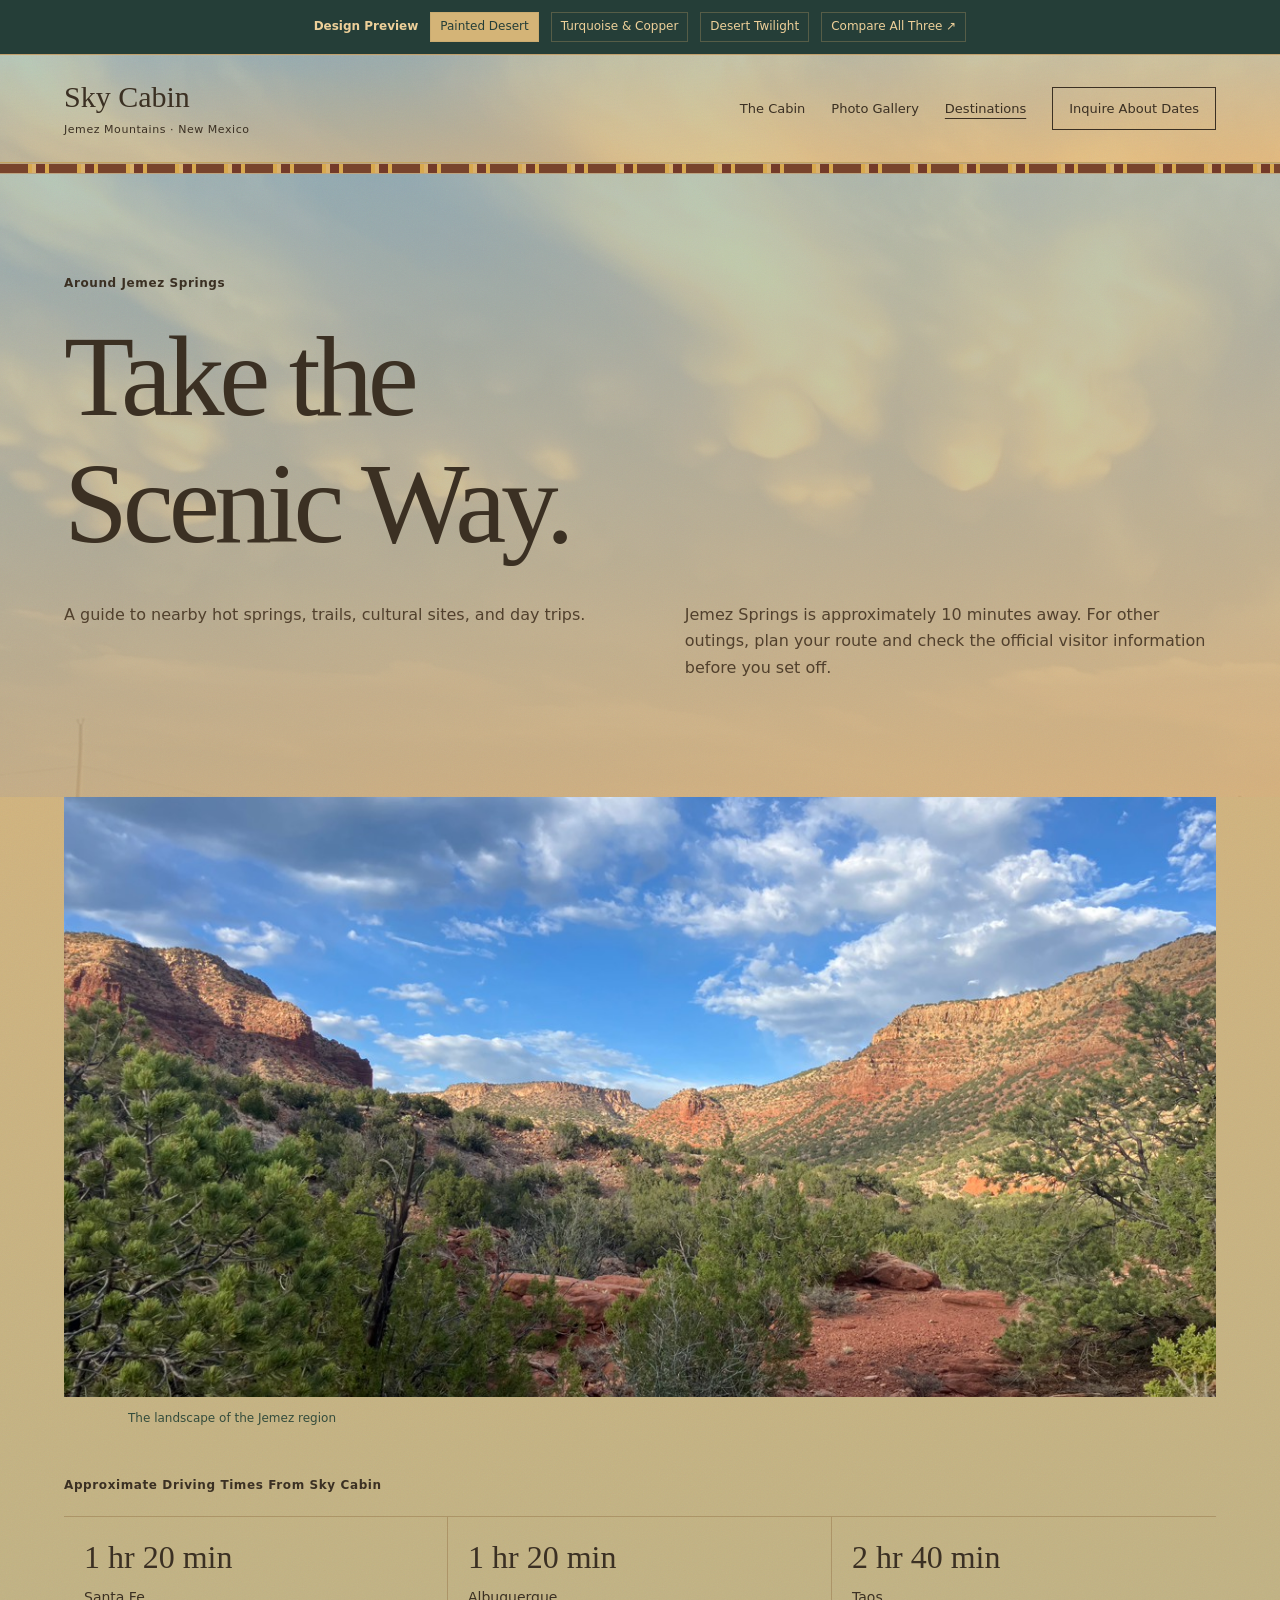
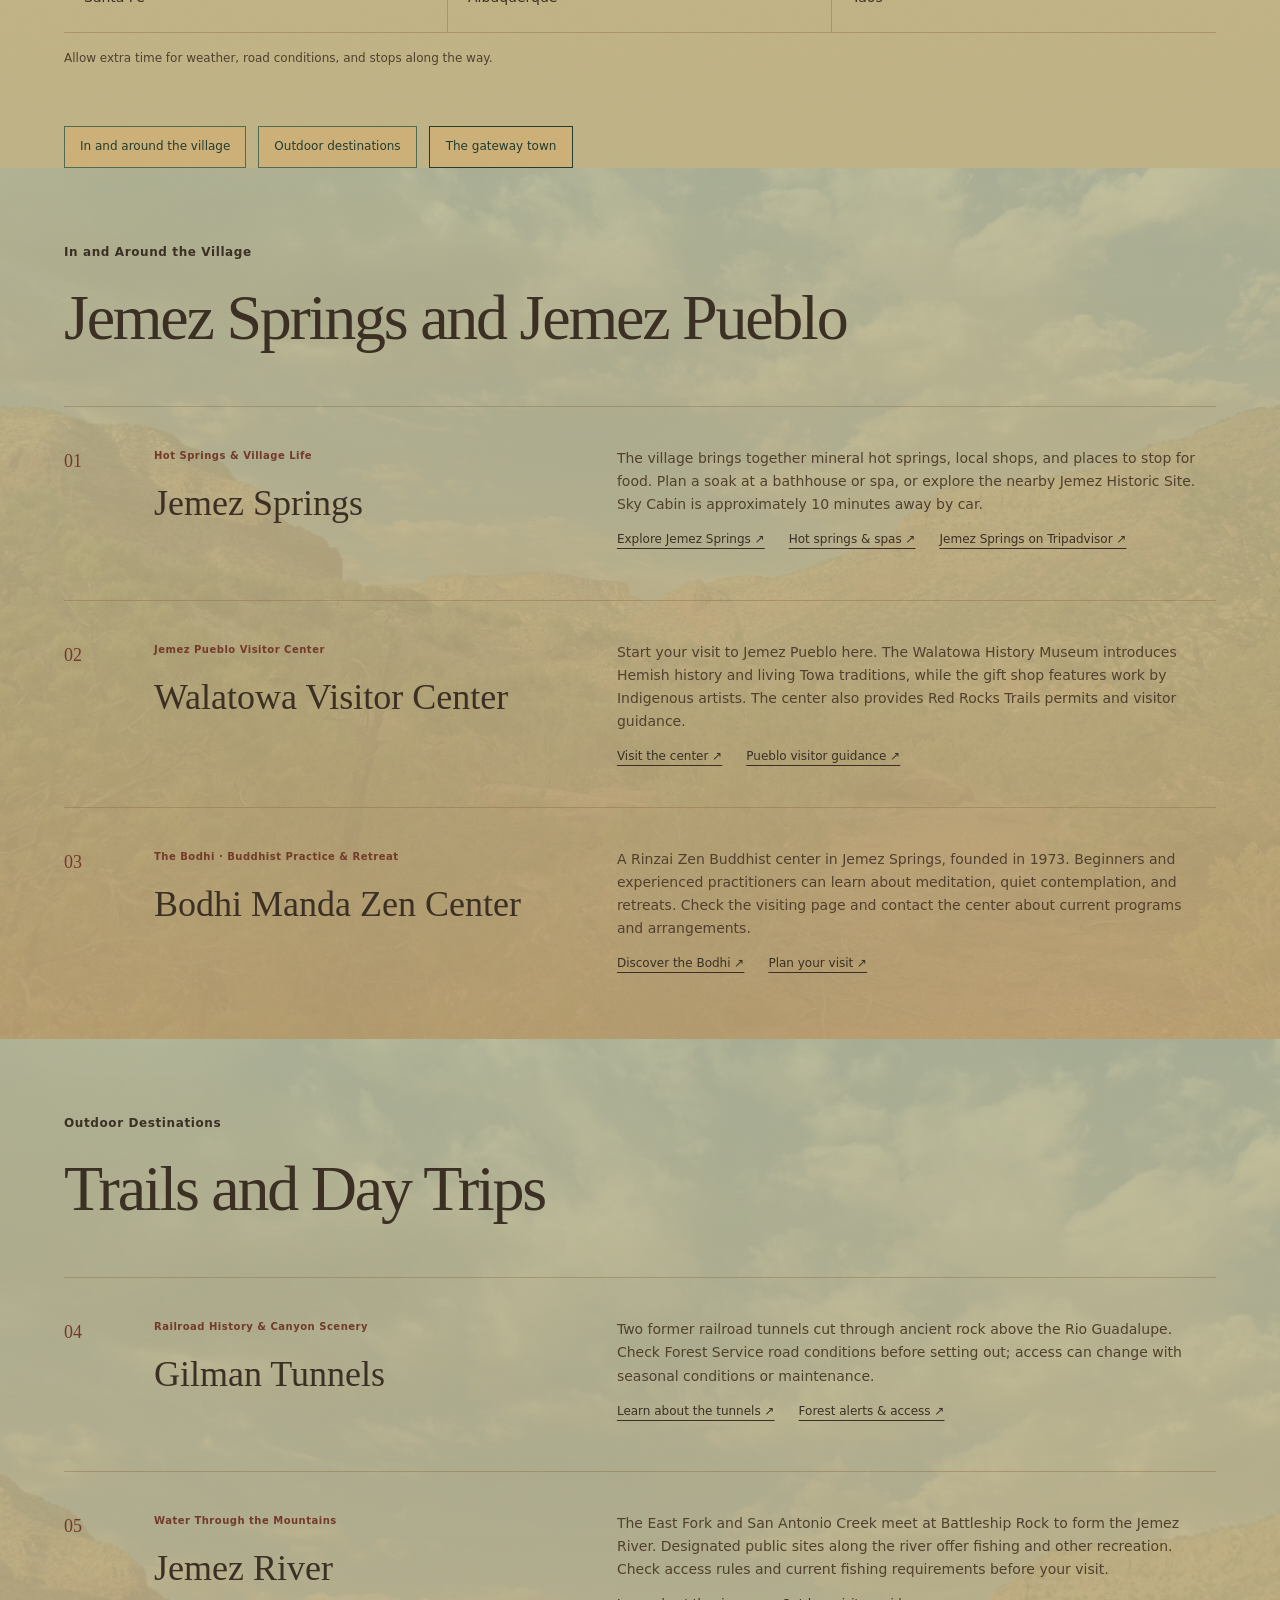
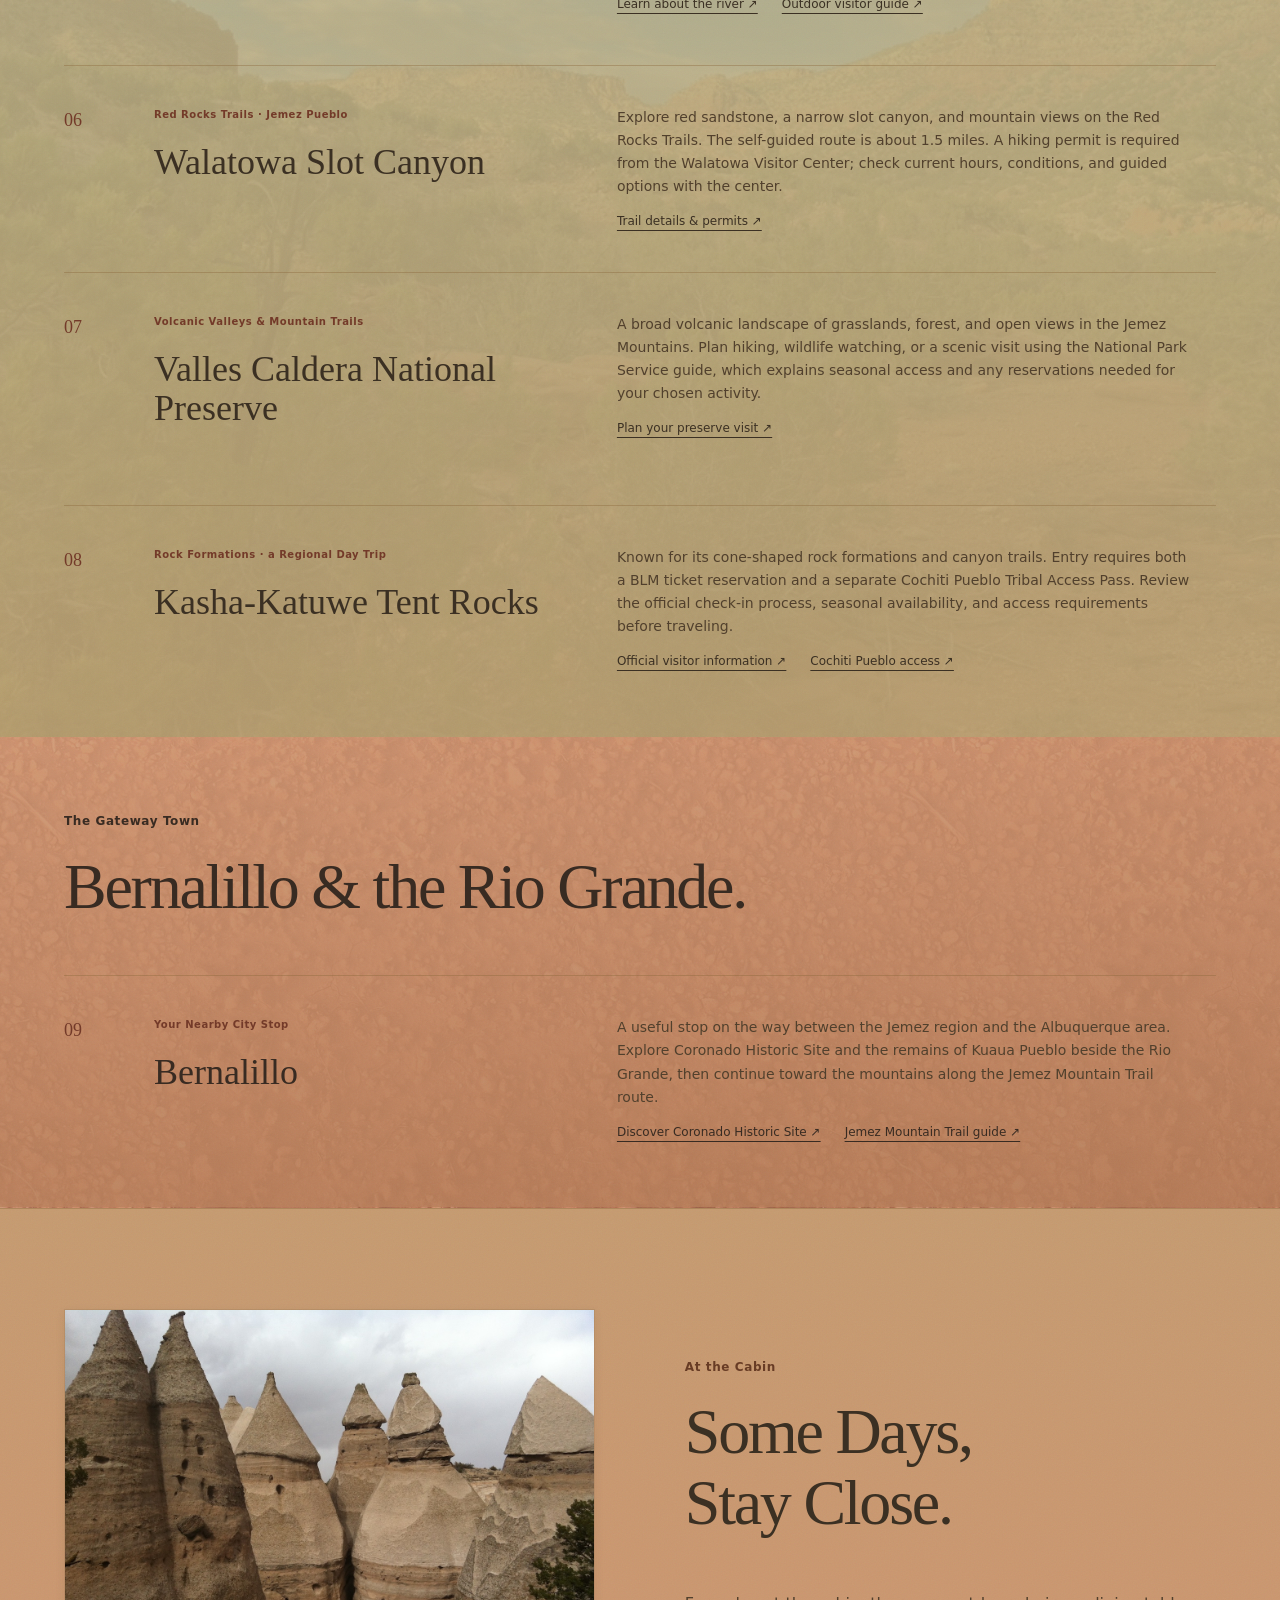
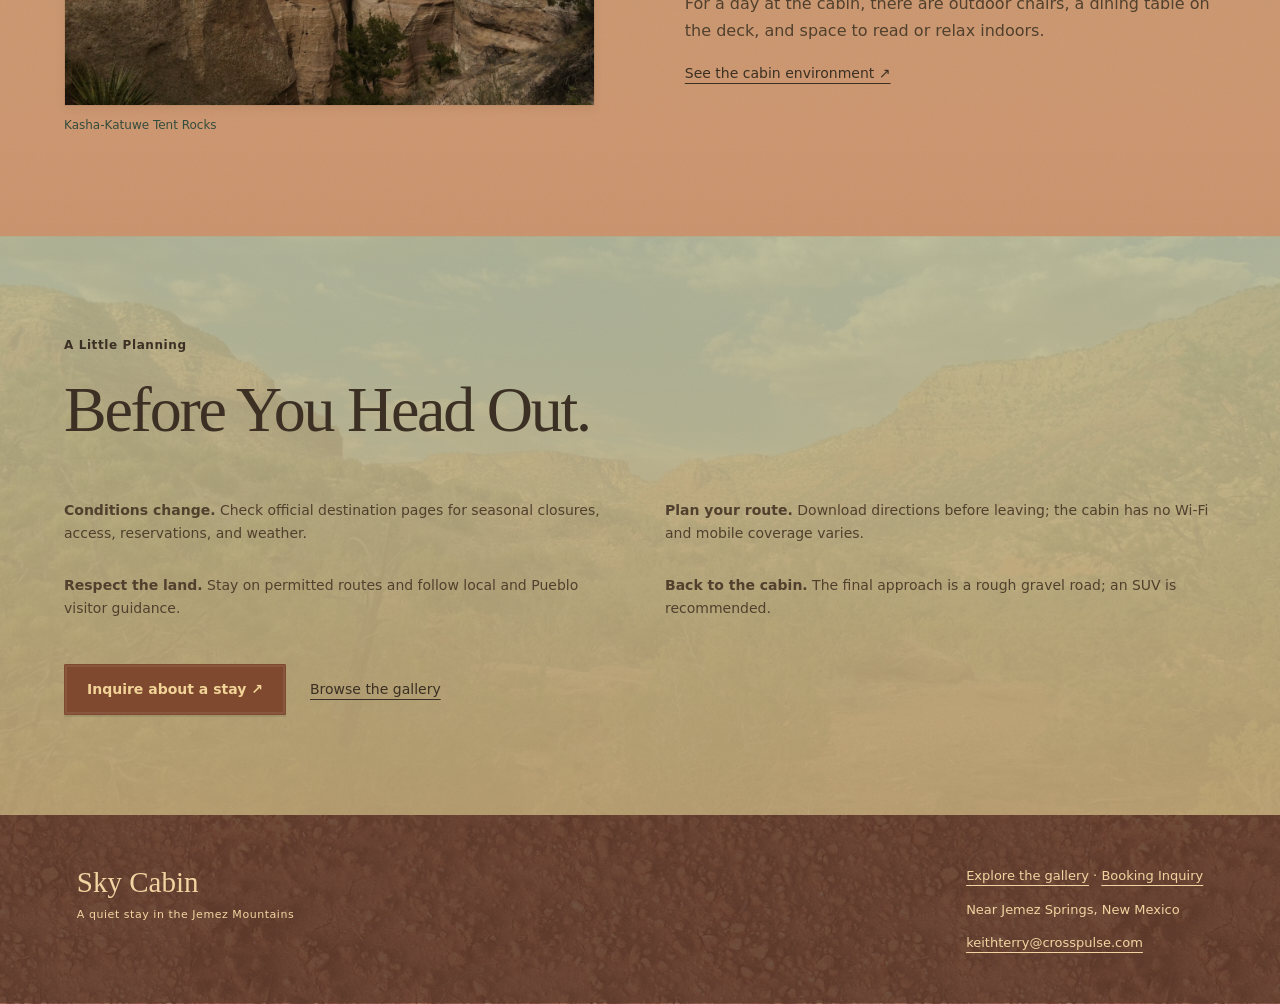
<file: preview/destinations.html>
<!doctype html><html lang="en"><head><base href="../"><meta charset="utf-8"><meta name="viewport" content="width=device-width,initial-scale=1"><meta name="theme-color" content="#263c3b"><title>Destinations | Sky Cabin</title><meta name="description" content="Explore Jemez Springs, hot springs, Valles Caldera, Fenton Lake, and Tent Rocks from your Sky Cabin stay."><script src="preview/looks.js"></script><link rel="stylesheet" href="preview/site.css"><link rel="stylesheet" href="preview/looks.css"></head><body><a class="skip" href="#main">Skip to content</a><header class="site-header" data-terrain="sky"><a class="brand" href="preview/index.html">Sky Cabin<span>Jemez Mountains · New Mexico</span></a><nav aria-label="Main navigation"><a href="preview/index.html">The Cabin</a><a href="preview/gallery.html">Photo Gallery</a><a href="preview/destinations.html" aria-current="page">Destinations</a><a href="preview/booking.html">Inquire About Dates</a></nav></header><div class="woven" aria-hidden="true"></div><main id="main"><section class="destination-intro wrap section" data-terrain="sky"><p class="eyebrow">Around Jemez Springs</p><h1>Take the<br>Scenic Way.</h1><div class="intro-columns"><p>A guide to nearby hot springs, trails, cultural sites, and day trips.</p><p>Jemez Springs is approximately 10 minutes away. For other outings, plan your route and check the official visitor information before you set off.</p></div></section><figure class="panorama"><img src="images/Cabin%20Environment/JemezCanyon%2C.jpg" alt="The red rock landscape of the Jemez region" loading="eager" width="1210" height="907"><figcaption>The landscape of the Jemez region</figcaption></figure><section class="drive-times wrap" aria-label="Approximate driving times"><p class="eyebrow">Approximate Driving Times From Sky Cabin</p><div class="drive-grid"><div><strong>1 hr 20 min</strong><span>Santa Fe</span></div><div><strong>1 hr 20 min</strong><span>Albuquerque</span></div><div><strong>2 hr 40 min</strong><span>Taos</span></div></div><p class="note">Allow extra time for weather, road conditions, and stops along the way.</p></section><nav class="destination-jump wrap" aria-label="Destination categories"><a href="#village">In and around the village</a><a href="#landscape">Outdoor destinations</a><a href="#bernalillo">The gateway town</a></nav><section class="wrap section destination-group" id="village" data-terrain="mountain"><p class="eyebrow">In and Around the Village</p><h2>Jemez Springs and Jemez Pueblo</h2><div class="destination-list"><article class="destination-row"><span class="destination-number">01</span><div><p class="eyebrow">Hot Springs &amp; Village Life</p><h3>Jemez Springs</h3></div><div><p>The village brings together mineral hot springs, local shops, and places to stop for food. Plan a soak at a bathhouse or spa, or explore the nearby Jemez Historic Site. Sky Cabin is approximately 10 minutes away by car.</p><div class="destination-links"><a class="text-link" href="https://www.jemezsprings.org/" target="_blank" rel="noopener noreferrer">Explore Jemez Springs ↗</a><a class="text-link" href="https://www.jemezsprings.org/attractions/hot-springs-spas/" target="_blank" rel="noopener noreferrer">Hot springs &amp; spas ↗</a><a class="text-link" href="https://www.tripadvisor.com/Tourism-g47073-Jemez_Springs_New_Mexico-Vacations.html" target="_blank" rel="noopener noreferrer">Jemez Springs on Tripadvisor ↗</a></div></div></article><article class="destination-row"><span class="destination-number">02</span><div><p class="eyebrow">Jemez Pueblo Visitor Center</p><h3>Walatowa Visitor Center</h3></div><div><p>Start your visit to Jemez Pueblo here. The Walatowa History Museum introduces Hemish history and living Towa traditions, while the gift shop features work by Indigenous artists. The center also provides Red Rocks Trails permits and visitor guidance.</p><div class="destination-links"><a class="text-link" href="https://jemezenterprises.com/walatowa-visitor-center/" target="_blank" rel="noopener noreferrer">Visit the center ↗</a><a class="text-link" href="https://www.jemezpueblo.org/visit/" target="_blank" rel="noopener noreferrer">Pueblo visitor guidance ↗</a></div></div></article><article class="destination-row"><span class="destination-number">03</span><div><p class="eyebrow">The Bodhi · Buddhist Practice &amp; Retreat</p><h3>Bodhi Manda Zen Center</h3></div><div><p>A Rinzai Zen Buddhist center in Jemez Springs, founded in 1973. Beginners and experienced practitioners can learn about meditation, quiet contemplation, and retreats. Check the visiting page and contact the center about current programs and arrangements.</p><div class="destination-links"><a class="text-link" href="https://bmzc.org/" target="_blank" rel="noopener noreferrer">Discover the Bodhi ↗</a><a class="text-link" href="https://bmzc.org/visiting/" target="_blank" rel="noopener noreferrer">Plan your visit ↗</a></div></div></article></div></section><section class="wrap section destination-group" id="landscape" data-terrain="mountain"><p class="eyebrow">Outdoor Destinations</p><h2>Trails and Day Trips</h2><div class="destination-list"><article class="destination-row"><span class="destination-number">04</span><div><p class="eyebrow">Railroad History &amp; Canyon Scenery</p><h3>Gilman Tunnels</h3></div><div><p>Two former railroad tunnels cut through ancient rock above the Rio Guadalupe. Check Forest Service road conditions before setting out; access can change with seasonal conditions or maintenance.</p><div class="destination-links"><a class="text-link" href="https://geoinfo.nmt.edu/tour/home.cfml?id=77" target="_blank" rel="noopener noreferrer">Learn about the tunnels ↗</a><a class="text-link" href="https://www.fs.usda.gov/r03/santafe/alerts" target="_blank" rel="noopener noreferrer">Forest alerts &amp; access ↗</a></div></div></article><article class="destination-row"><span class="destination-number">05</span><div><p class="eyebrow">Water Through the Mountains</p><h3>Jemez River</h3></div><div><p>The East Fork and San Antonio Creek meet at Battleship Rock to form the Jemez River. Designated public sites along the river offer fishing and other recreation. Check access rules and current fishing requirements before your visit.</p><div class="destination-links"><a class="text-link" href="https://www.nps.gov/places/east-fork-jemez-river.htm" target="_blank" rel="noopener noreferrer">Learn about the river ↗</a><a class="text-link" href="https://www.jemezsprings.org/attractions/outdoor/" target="_blank" rel="noopener noreferrer">Outdoor visitor guide ↗</a></div></div></article><article class="destination-row"><span class="destination-number">06</span><div><p class="eyebrow">Red Rocks Trails · Jemez Pueblo</p><h3>Walatowa Slot Canyon</h3></div><div><p>Explore red sandstone, a narrow slot canyon, and mountain views on the Red Rocks Trails. The self-guided route is about 1.5 miles. A hiking permit is required from the Walatowa Visitor Center; check current hours, conditions, and guided options with the center.</p><div class="destination-links"><a class="text-link" href="https://jemezenterprises.com/red-rock-trails/" target="_blank" rel="noopener noreferrer">Trail details &amp; permits ↗</a></div></div></article><article class="destination-row"><span class="destination-number">07</span><div><p class="eyebrow">Volcanic Valleys &amp; Mountain Trails</p><h3>Valles Caldera National Preserve</h3></div><div><p>A broad volcanic landscape of grasslands, forest, and open views in the Jemez Mountains. Plan hiking, wildlife watching, or a scenic visit using the National Park Service guide, which explains seasonal access and any reservations needed for your chosen activity.</p><div class="destination-links"><a class="text-link" href="https://www.nps.gov/vall/planyourvisit/index.htm" target="_blank" rel="noopener noreferrer">Plan your preserve visit ↗</a></div></div></article><article class="destination-row"><span class="destination-number">08</span><div><p class="eyebrow">Rock Formations · a Regional Day Trip</p><h3>Kasha-Katuwe Tent Rocks</h3></div><div><p>Known for its cone-shaped rock formations and canyon trails. Entry requires both a BLM ticket reservation and a separate Cochiti Pueblo Tribal Access Pass. Review the official check-in process, seasonal availability, and access requirements before traveling.</p><div class="destination-links"><a class="text-link" href="https://www.blm.gov/visit/kktr" target="_blank" rel="noopener noreferrer">Official visitor information ↗</a><a class="text-link" href="https://cochiti.org/tent-rocks/" target="_blank" rel="noopener noreferrer">Cochiti Pueblo access ↗</a></div></div></article></div></section><section class="wrap section destination-group" id="bernalillo" data-terrain="earth"><p class="eyebrow">The Gateway Town</p><h2>Bernalillo &amp; the Rio Grande.</h2><div class="destination-list"><article class="destination-row"><span class="destination-number">09</span><div><p class="eyebrow">Your Nearby City Stop</p><h3>Bernalillo</h3></div><div><p>A useful stop on the way between the Jemez region and the Albuquerque area. Explore Coronado Historic Site and the remains of Kuaua Pueblo beside the Rio Grande, then continue toward the mountains along the Jemez Mountain Trail route.</p><div class="destination-links"><a class="text-link" href="https://www.nmhistoricsites.dca.nm.gov/coronado/" target="_blank" rel="noopener noreferrer">Discover Coronado Historic Site ↗</a><a class="text-link" href="https://www.visitalbuquerque.org/things-to-do/tours-sightseeing/self-guided/jemez-mountain/" target="_blank" rel="noopener noreferrer">Jemez Mountain Trail guide ↗</a></div></div></article></div></section><section class="wrap section split destination-photo"><figure><img src="images/TentRocks.jpeg" alt="Rock formations at Tent Rocks" loading="lazy" decoding="async" width="1296" height="968"><figcaption>Kasha-Katuwe Tent Rocks</figcaption></figure><div><p class="eyebrow">At the Cabin</p><h2>Some Days,<br>Stay Close.</h2><p>For a day at the cabin, there are outdoor chairs, a dining table on the deck, and space to read or relax indoors.</p><a href="preview/gallery.html#environment" class="text-link">See the cabin environment ↗</a></div></section><section class="details" data-terrain="mountain"><div class="wrap section"><p class="eyebrow">A Little Planning</p><h2>Before You Head Out.</h2><div class="rules"><p><strong>Conditions change.</strong> Check official destination pages for seasonal closures, access, reservations, and weather.</p><p><strong>Plan your route.</strong> Download directions before leaving; the cabin has no Wi-Fi and mobile coverage varies.</p><p><strong>Respect the land.</strong> Stay on permitted routes and follow local and Pueblo visitor guidance.</p><p><strong>Back to the cabin.</strong> The final approach is a rough gravel road; an SUV is recommended.</p></div><div class="actions"><a class="button" href="preview/booking.html">Inquire about a stay ↗</a><a href="preview/gallery.html" class="text-link">Browse the gallery</a></div></div></section></main><footer data-terrain="earth"><a class="brand" href="preview/index.html">Sky Cabin<span>A quiet stay in the Jemez Mountains</span></a><div><a href="preview/gallery.html">Explore the gallery</a> · <a href="preview/booking.html">Booking Inquiry</a><p>Near Jemez Springs, New Mexico</p><a href="mailto:keithterry@crosspulse.com">keithterry@crosspulse.com</a></div></footer><script src="preview/site.js" defer></script></body></html>
</file>
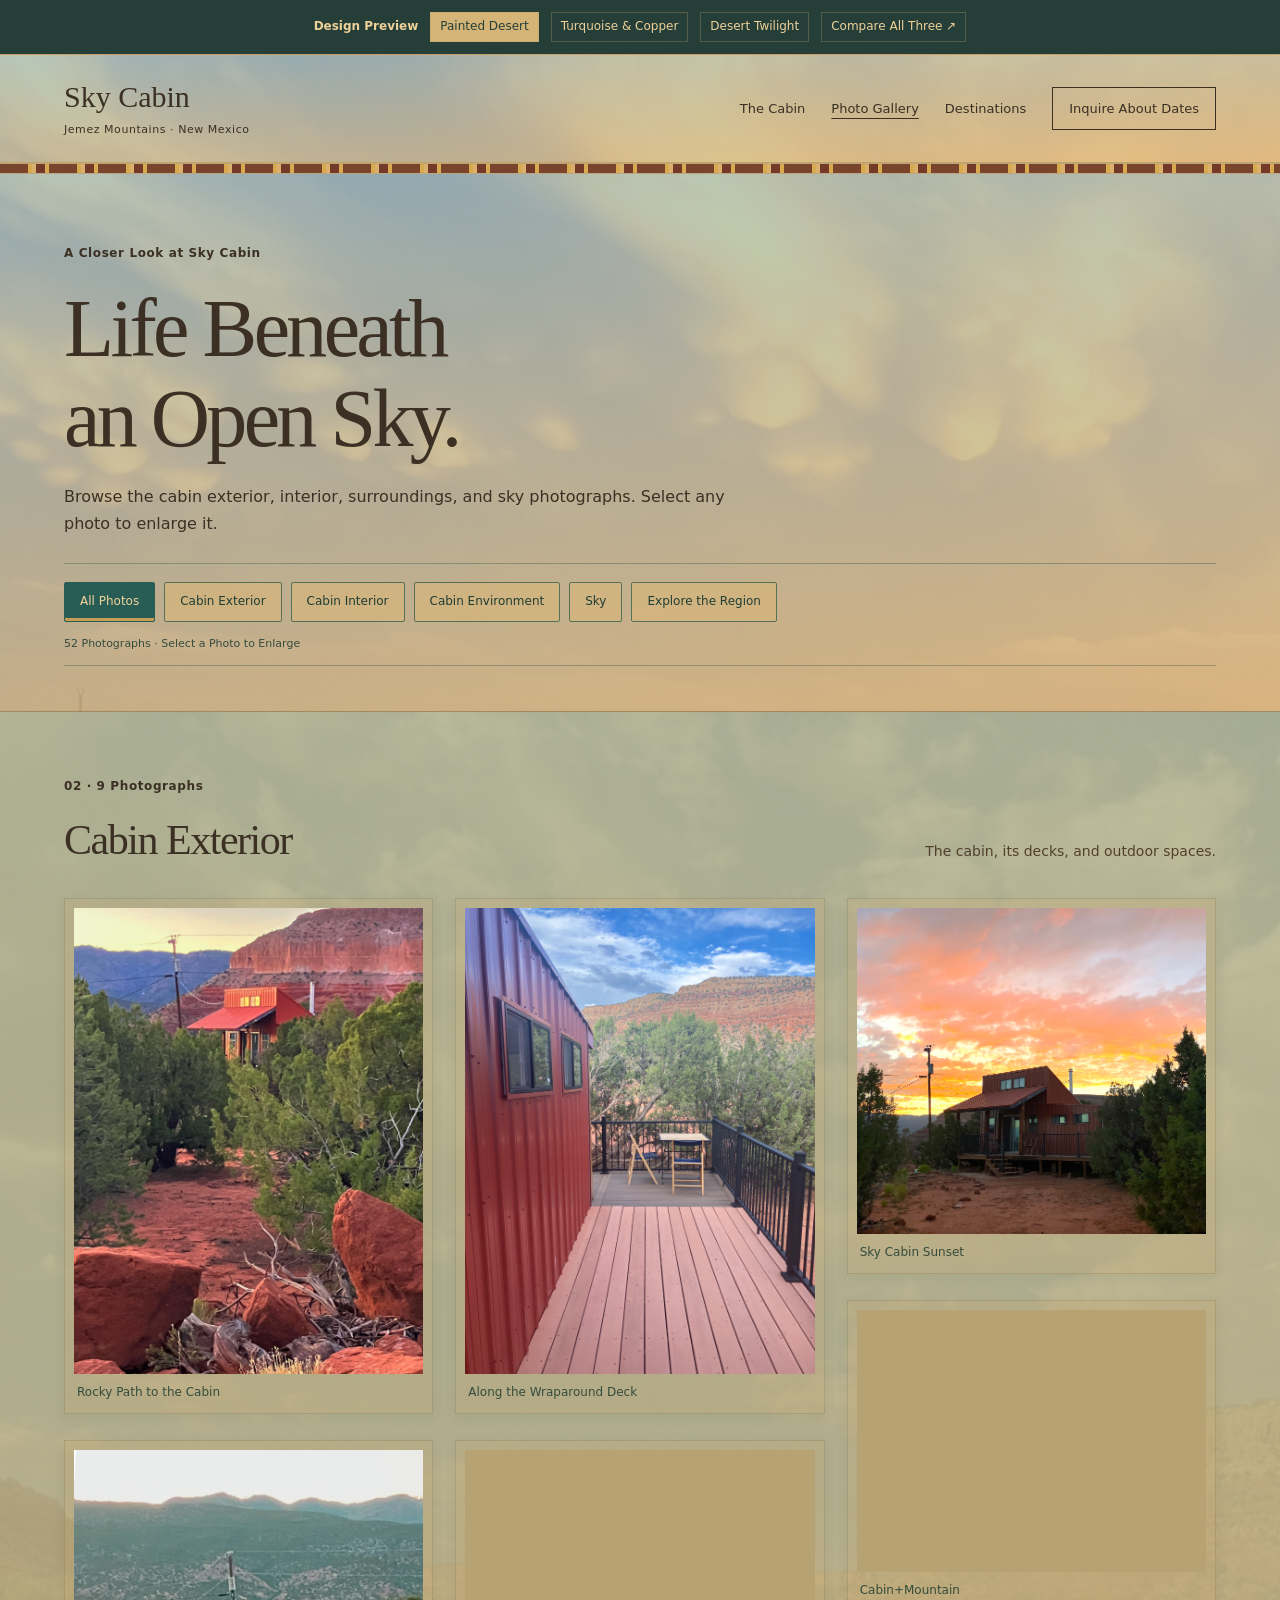
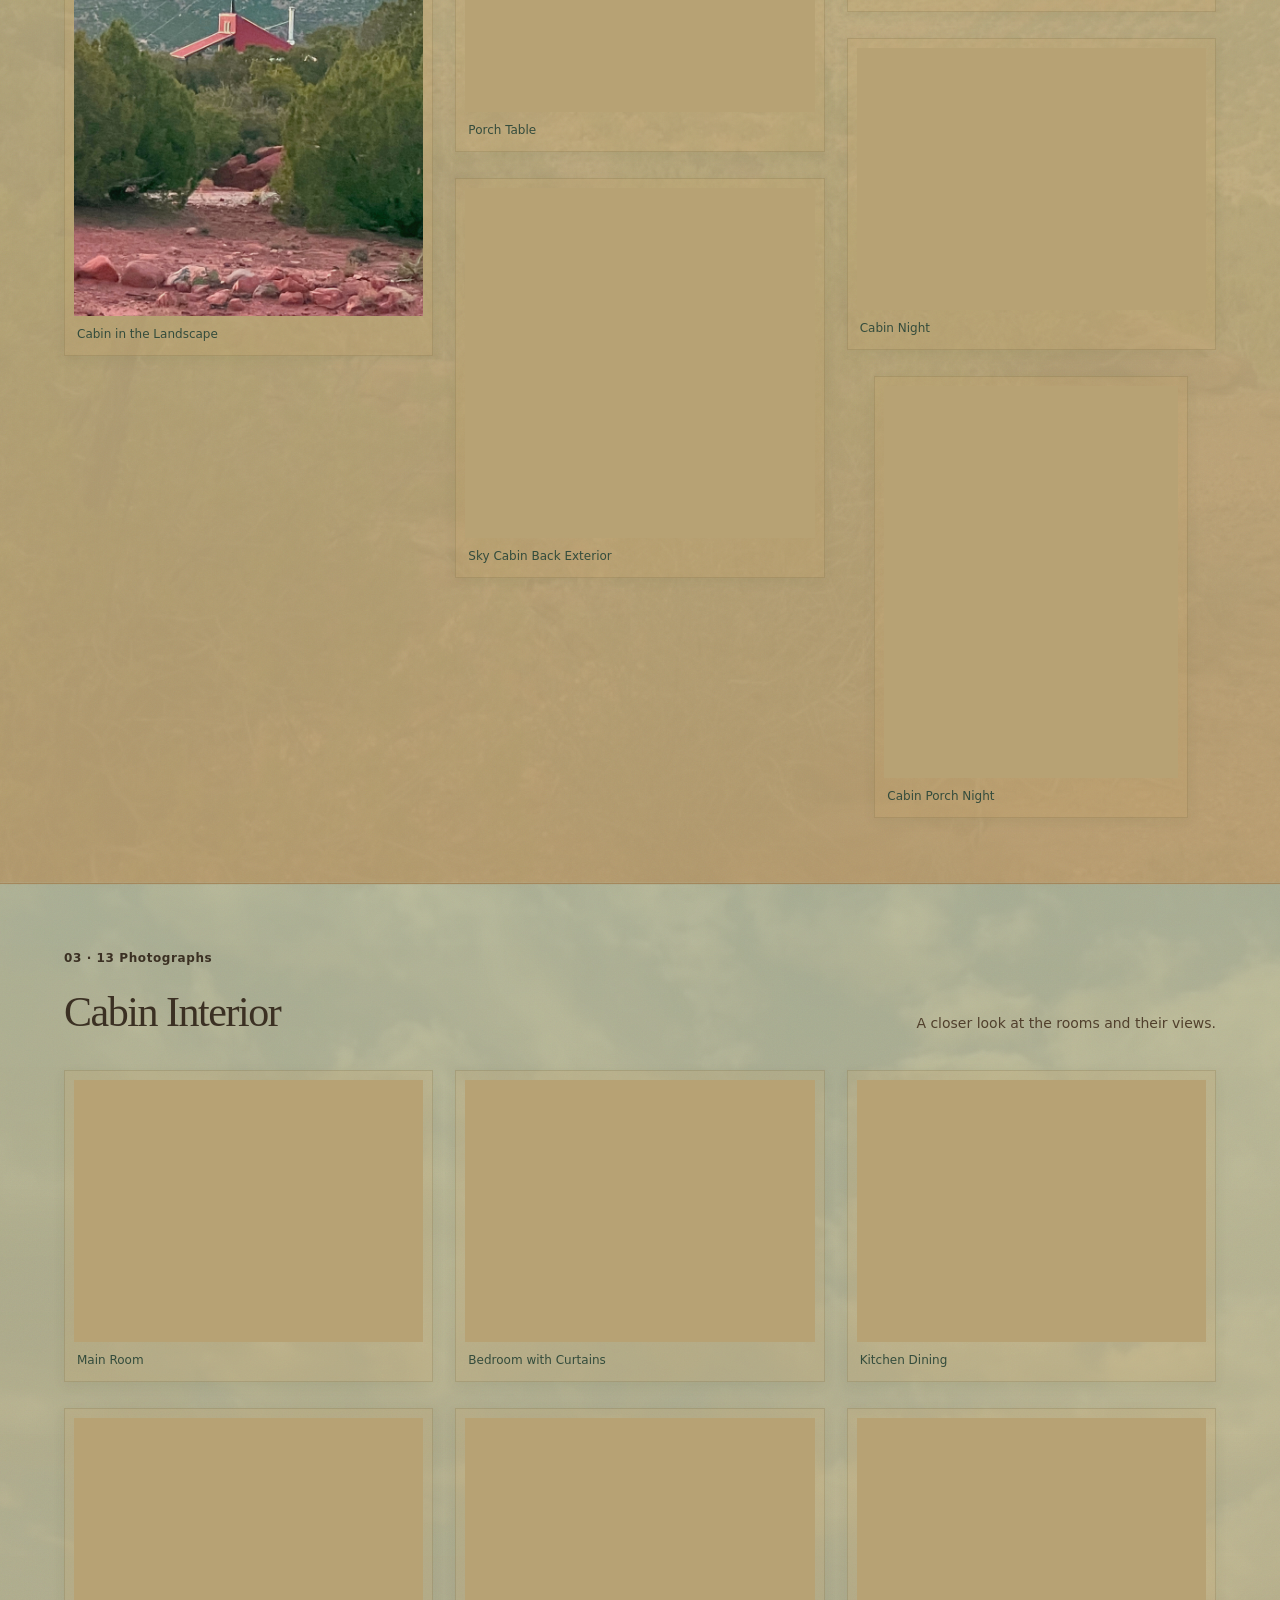
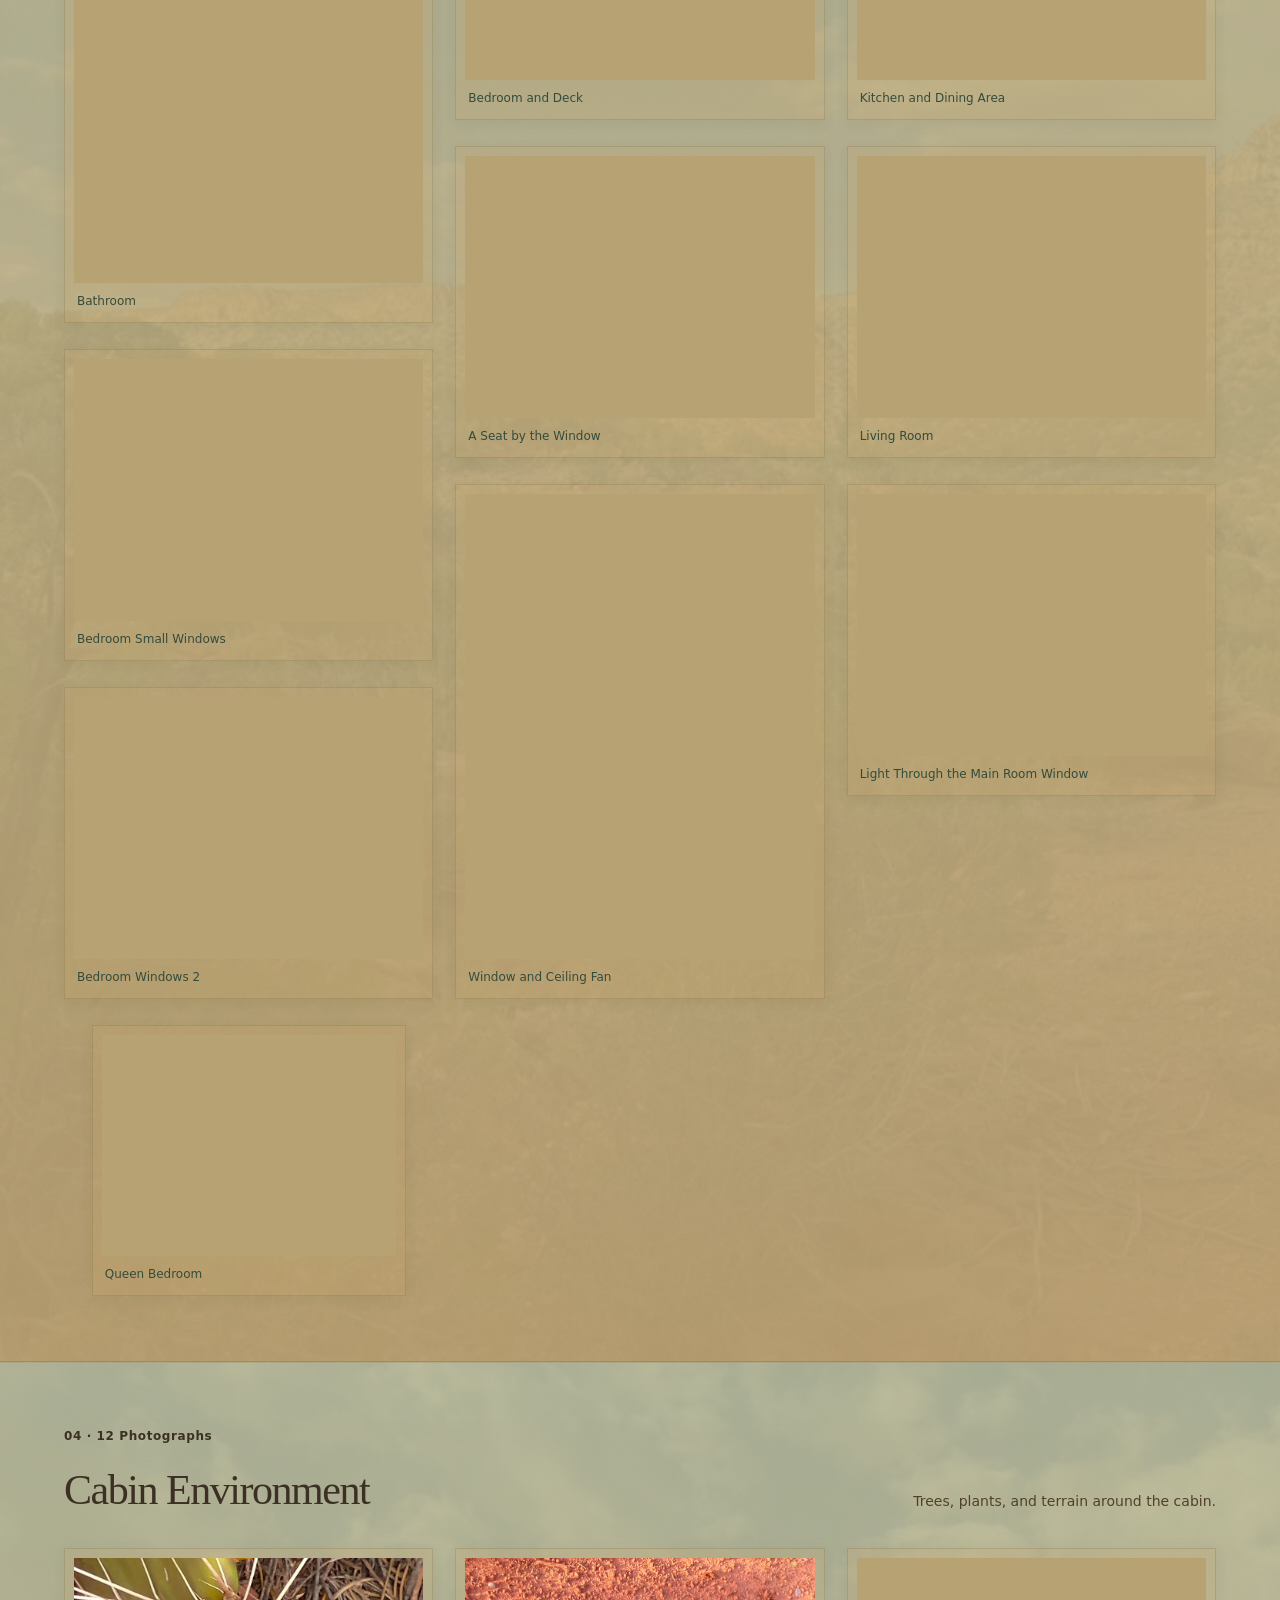
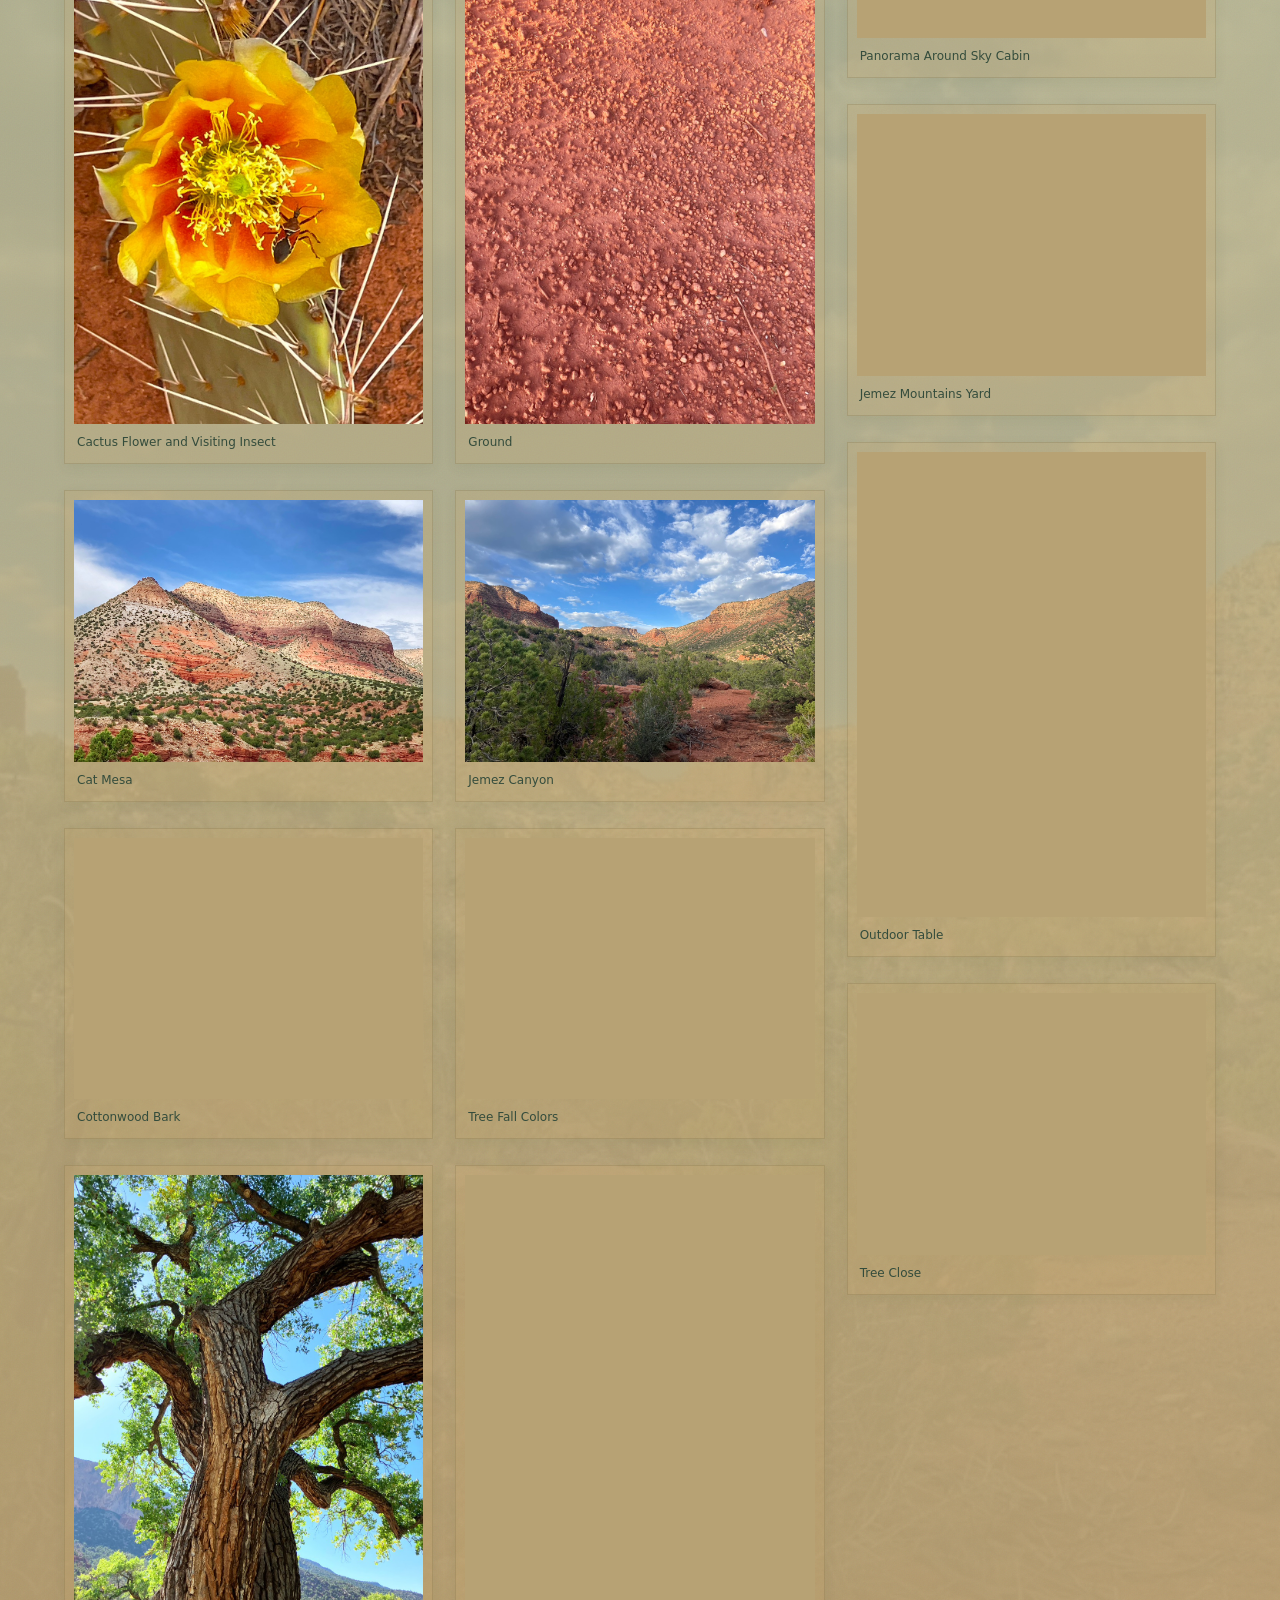
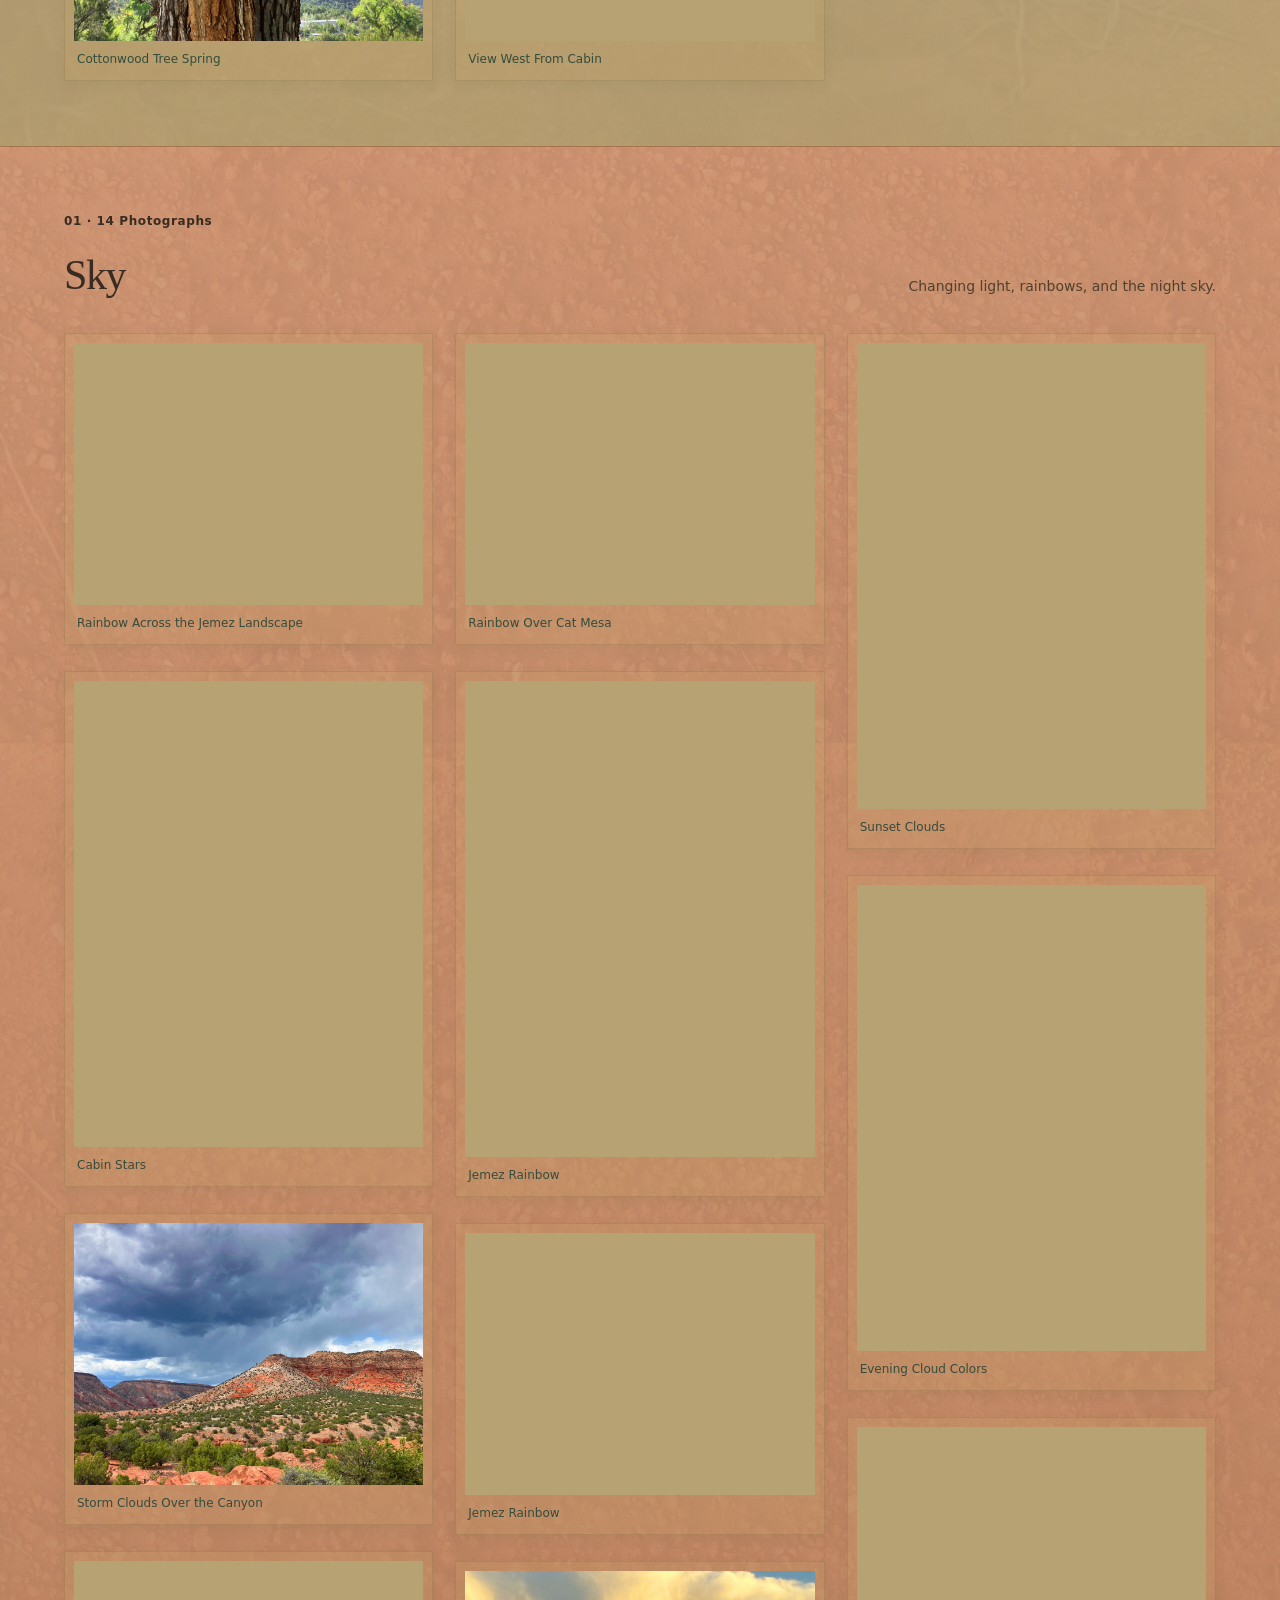
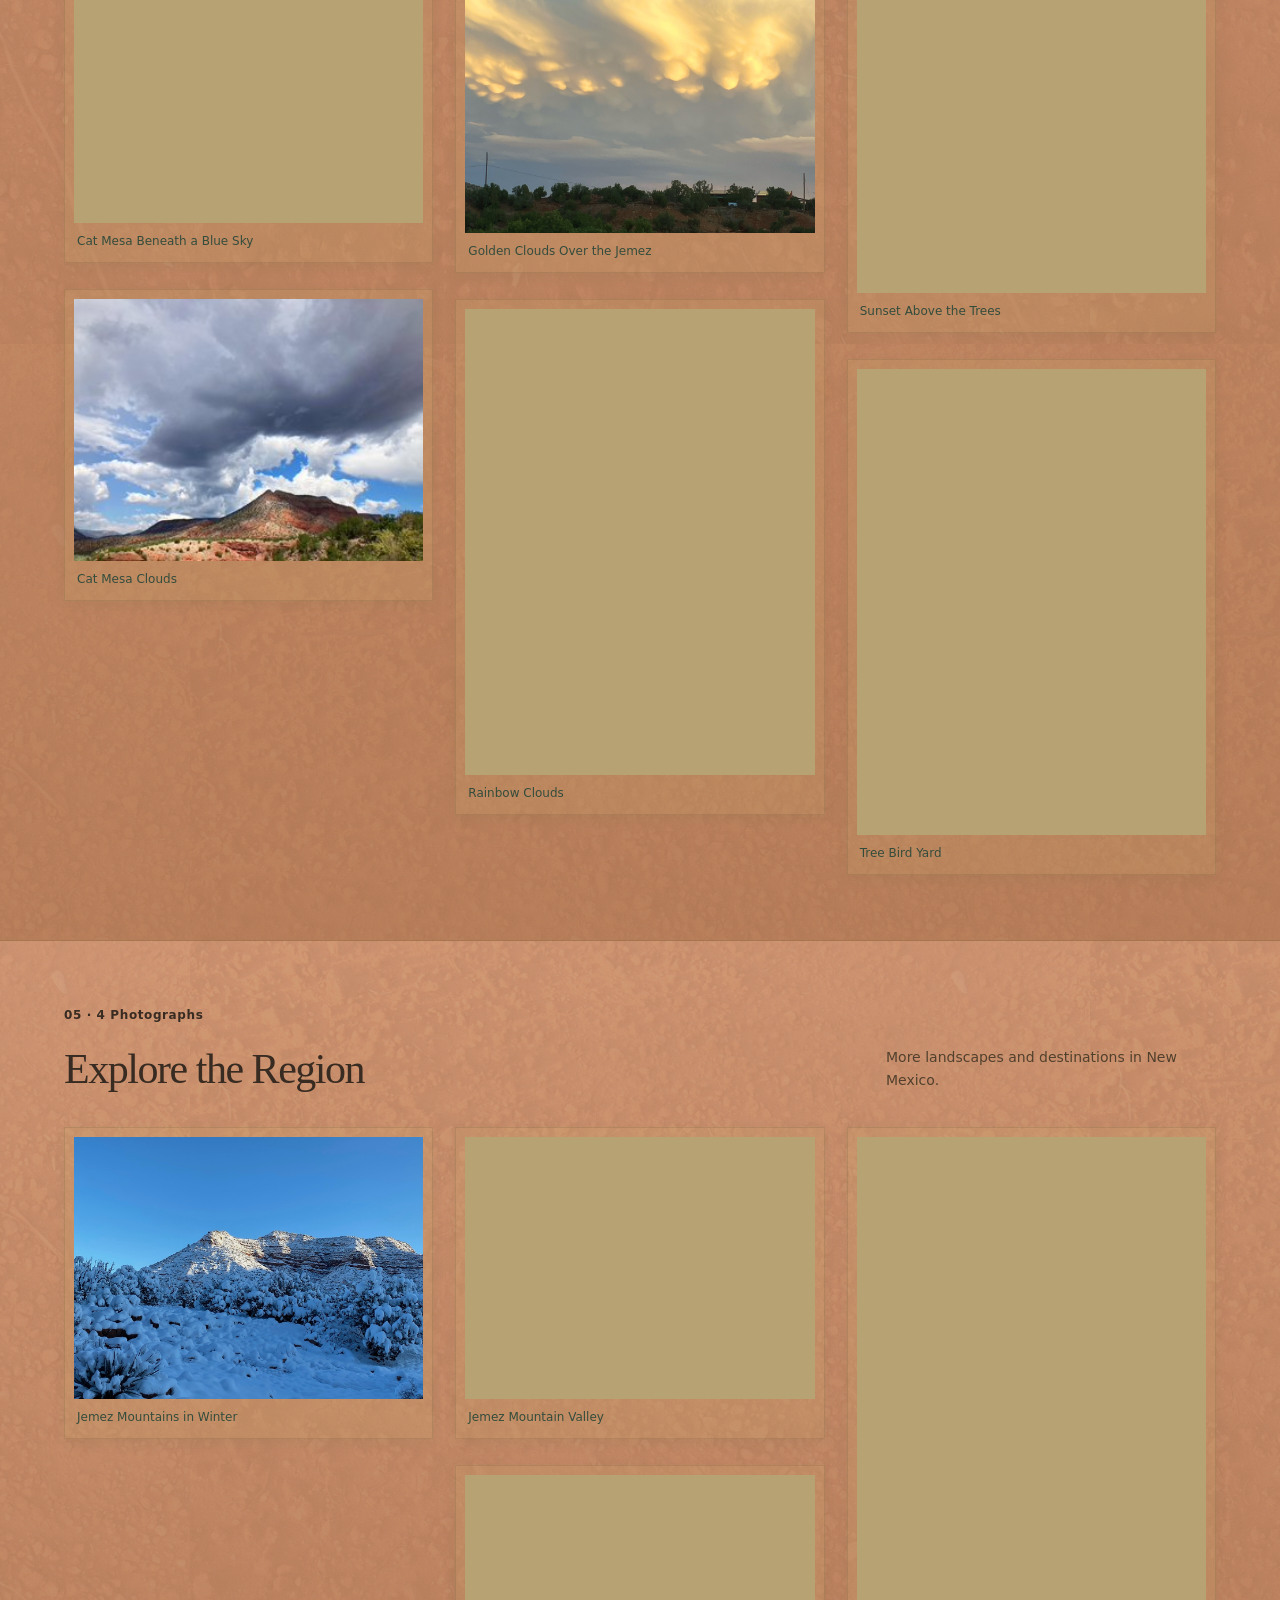
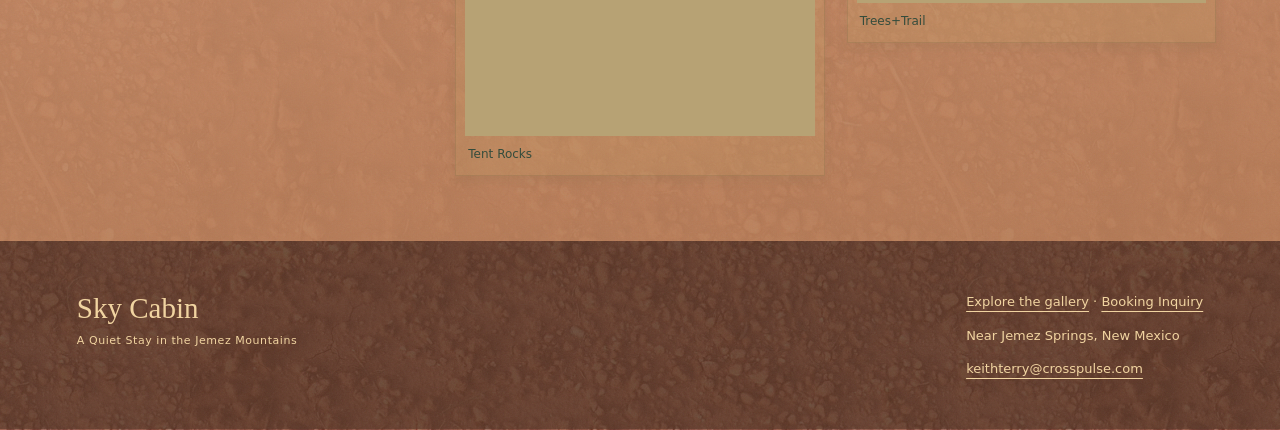
<file: preview/gallery.html>
<!doctype html><html lang="en"><head><base href="../"><meta charset="utf-8"><meta name="viewport" content="width=device-width,initial-scale=1"><meta name="theme-color" content="#263c3b"><title>Photo Gallery | Sky Cabin</title><meta name="description" content="Explore Sky, Cabin Exterior, Cabin Interior, Cabin Environment, and regional photographs of Sky Cabin in New Mexico."><script src="preview/looks.js"></script><link rel="stylesheet" href="preview/site.css"><link rel="stylesheet" href="preview/looks.css"></head><body><a class="skip" href="#main">Skip to content</a><header class="site-header" data-terrain="sky"><a class="brand" href="preview/index.html">Sky Cabin<span>Jemez Mountains · New Mexico</span></a><nav aria-label="Main navigation"><a href="preview/index.html">The Cabin</a><a href="preview/gallery.html" aria-current="page">Photo Gallery</a><a href="preview/destinations.html">Destinations</a><a href="preview/booking.html">Inquire About Dates</a></nav></header><div class="woven" aria-hidden="true"></div><main id="main"><div class="gallery-intro" data-terrain="sky"><p class="eyebrow">A Closer Look at Sky Cabin</p><h1>Life Beneath<br>an Open Sky.</h1><p>Browse the cabin exterior, interior, surroundings, and sky photographs. Select any photo to enlarge it.</p><nav class="gallery-nav" aria-label="Gallery sections"><a href="#exterior">Cabin Exterior</a><a href="#interior">Cabin Interior</a><a href="#environment">Cabin Environment</a><a href="#sky">Sky</a><a href="#region">Explore the Region</a></nav><div class="gallery-controls" hidden><div class="gallery-filter-buttons" role="group" aria-label="Filter photographs"><button type="button" data-gallery-filter="all" aria-pressed="true">All Photos</button><button type="button" data-gallery-filter="exterior" aria-pressed="false">Cabin Exterior</button><button type="button" data-gallery-filter="interior" aria-pressed="false">Cabin Interior</button><button type="button" data-gallery-filter="environment" aria-pressed="false">Cabin Environment</button><button type="button" data-gallery-filter="sky" aria-pressed="false">Sky</button><button type="button" data-gallery-filter="region" aria-pressed="false">Explore the Region</button></div><p class="gallery-result" role="status" aria-live="polite">52 Photographs · Select a Photo to Enlarge</p></div></div><section class="wrap gallery-section" id="exterior" data-terrain="mountain"><div class="section-head"><div><p class="eyebrow">02 · 9 Photographs</p><h2>Cabin Exterior</h2></div><p>The cabin, its decks, and outdoor spaces.</p></div><div class="mosaic"><a class="photo-tile" href="images/Cabin%20exterior/Cabin%20Yard%20Rocks.jpeg" data-photo data-caption="Rocky Path to the Cabin"><img src="images/Cabin%20exterior/Cabin%20Yard%20Rocks.jpeg" alt="Rocky path to the cabin" class="" loading="lazy" decoding="async" width="3024" height="4032"><span>Rocky Path to the Cabin</span></a><a class="photo-tile" href="images/Cabin%20exterior/CabinYard.jpeg" data-photo data-caption="Cabin in the Landscape"><img src="images/Cabin%20exterior/CabinYard.jpeg" alt="Cabin in the landscape" class="" loading="lazy" decoding="async" width="3024" height="4032"><span>Cabin in the Landscape</span></a><a class="photo-tile" href="images/Cabin%20exterior/Porch%20Siding.jpeg" data-photo data-caption="Along the Wraparound Deck"><img src="images/Cabin%20exterior/Porch%20Siding.jpeg" alt="Along the wraparound deck" class="" loading="lazy" decoding="async" width="3024" height="4032"><span>Along the Wraparound Deck</span></a><a class="photo-tile" href="images/Cabin%20exterior/Porch%20Table.jpeg" data-photo data-caption="Porch Table"><img src="images/Cabin%20exterior/Porch%20Table.jpeg" alt="Porch Table" class="" loading="lazy" decoding="async" width="4032" height="3024"><span>Porch Table</span></a><a class="photo-tile" href="images/SkyCabinBackExterior.jpg" data-photo data-caption="Sky Cabin Back Exterior"><img src="images/SkyCabinBackExterior.jpg" alt="Sky Cabin Back Exterior" class="" loading="lazy" decoding="async" width="1484" height="1486"><span>Sky Cabin Back Exterior</span></a><a class="photo-tile" href="images/SkyCabinSunset.jpg" data-photo data-caption="Sky Cabin Sunset"><img src="images/SkyCabinSunset.jpg" alt="Sky Cabin Sunset" class="" loading="lazy" decoding="async" width="1508" height="1406"><span>Sky Cabin Sunset</span></a><a class="photo-tile" href="images/Cabin%2BMountain.jpeg" data-photo data-caption="Cabin+Mountain"><img src="images/Cabin%2BMountain.jpeg" alt="Cabin+Mountain" class="" loading="lazy" decoding="async" width="2016" height="1512"><span>Cabin+Mountain</span></a><a class="photo-tile" href="images/CabinNight.jpeg" data-photo data-caption="Cabin Night"><img src="images/CabinNight.jpeg" alt="Cabin Night" class="" loading="lazy" decoding="async" width="2016" height="1512"><span>Cabin Night</span></a><a class="photo-tile small" href="images/CabinPorchNight.jpeg" data-photo data-caption="Cabin Porch Night"><img src="images/CabinPorchNight.jpeg" alt="Cabin Porch Night" class="" loading="lazy" decoding="async" width="1512" height="2016"><span>Cabin Porch Night</span></a></div></section><section class="wrap gallery-section" id="interior" data-terrain="mountain"><div class="section-head"><div><p class="eyebrow">03 · 13 Photographs</p><h2>Cabin Interior</h2></div><p>A closer look at the rooms and their views.</p></div><div class="mosaic"><a class="photo-tile" href="images/Cabin%20Interior/MainRoom.jpg" data-photo data-caption="Main Room"><img src="images/Cabin%20Interior/MainRoom.jpg" alt="Main room" class="" loading="lazy" decoding="async" width="1008" height="756"><span>Main Room</span></a><a class="photo-tile" href="images/Cabin%20Interior/Bathroom.jpeg" data-photo data-caption="Bathroom"><img src="images/Cabin%20Interior/Bathroom.jpeg" alt="Bathroom" class="" loading="lazy" decoding="async" width="1512" height="2016"><span>Bathroom</span></a><a class="photo-tile" href="images/Cabin%20Interior/Bedroom%20Small%20Windows.jpg" data-photo data-caption="Bedroom Small Windows"><img src="images/Cabin%20Interior/Bedroom%20Small%20Windows.jpg" alt="Bedroom Small Windows" class="" loading="lazy" decoding="async" width="1210" height="907"><span>Bedroom Small Windows</span></a><a class="photo-tile" href="images/Cabin%20Interior/Bedroom%20Windows%202.jpg" data-photo data-caption="Bedroom Windows 2"><img src="images/Cabin%20Interior/Bedroom%20Windows%202.jpg" alt="Bedroom Windows 2" class="" loading="lazy" decoding="async" width="1008" height="756"><span>Bedroom Windows 2</span></a><a class="photo-tile small" href="images/Cabin%20Interior/Bedroom1.jpg" data-photo data-caption="Queen Bedroom"><img src="images/Cabin%20Interior/Bedroom1.jpg" alt="Queen bedroom" class="" loading="lazy" decoding="async" width="1008" height="756"><span>Queen Bedroom</span></a><a class="photo-tile" href="images/Cabin%20Interior/BedroomCurtains.jpg" data-photo data-caption="Bedroom with Curtains"><img src="images/Cabin%20Interior/BedroomCurtains.jpg" alt="Bedroom with curtains" class="" loading="lazy" decoding="async" width="1008" height="756"><span>Bedroom with Curtains</span></a><a class="photo-tile" href="images/Cabin%20Interior/BedroomWindow.jpg" data-photo data-caption="Bedroom and Deck"><img src="images/Cabin%20Interior/BedroomWindow.jpg" alt="Bedroom and deck" class="" loading="lazy" decoding="async" width="1008" height="756"><span>Bedroom and Deck</span></a><a class="photo-tile" href="images/Cabin%20Interior/ChairsWindow.jpg" data-photo data-caption="A Seat by the Window"><img src="images/Cabin%20Interior/ChairsWindow.jpg" alt="A seat by the window" class="" loading="lazy" decoding="async" width="1008" height="756"><span>A Seat by the Window</span></a><a class="photo-tile" href="images/Cabin%20Interior/FanWindow.jpeg" data-photo data-caption="Window and Ceiling Fan"><img src="images/Cabin%20Interior/FanWindow.jpeg" alt="Window and ceiling fan" class="" loading="lazy" decoding="async" width="1512" height="2016"><span>Window and Ceiling Fan</span></a><a class="photo-tile" href="images/Cabin%20Interior/Kitchen%20Dining.jpg" data-photo data-caption="Kitchen Dining"><img src="images/Cabin%20Interior/Kitchen%20Dining.jpg" alt="Kitchen Dining" class="" loading="lazy" decoding="async" width="1008" height="756"><span>Kitchen Dining</span></a><a class="photo-tile" href="images/Cabin%20Interior/KitchenDiningRoom.jpeg" data-photo data-caption="Kitchen and Dining Area"><img src="images/Cabin%20Interior/KitchenDiningRoom.jpeg" alt="Kitchen and dining area" class="" loading="lazy" decoding="async" width="2016" height="1512"><span>Kitchen and Dining Area</span></a><a class="photo-tile" href="images/Cabin%20Interior/LivingRoom.jpeg" data-photo data-caption="Living Room"><img src="images/Cabin%20Interior/LivingRoom.jpeg" alt="Living room" class="" loading="lazy" decoding="async" width="2016" height="1512"><span>Living Room</span></a><a class="photo-tile" href="images/Cabin%20Interior/MainRoomWindow.jpg" data-photo data-caption="Light Through the Main Room Window"><img src="images/Cabin%20Interior/MainRoomWindow.jpg" alt="Light through the main room window" class="" loading="lazy" decoding="async" width="1210" height="907"><span>Light Through the Main Room Window</span></a></div></section><section class="wrap gallery-section" id="environment" data-terrain="mountain"><div class="section-head"><div><p class="eyebrow">04 · 12 Photographs</p><h2>Cabin Environment</h2></div><p>Trees, plants, and terrain around the cabin.</p></div><div class="mosaic"><a class="photo-tile" href="images/Cabin%20Environment/CactusFlowerBug.jpg" data-photo data-caption="Cactus Flower and Visiting Insect"><img src="images/Cabin%20Environment/CactusFlowerBug.jpg" alt="Cactus flower and visiting insect" class="" loading="lazy" decoding="async" width="907" height="1210"><span>Cactus Flower and Visiting Insect</span></a><a class="photo-tile" href="images/Cabin%20Environment/Cat%20Mesa.jpg" data-photo data-caption="Cat Mesa"><img src="images/Cabin%20Environment/Cat%20Mesa.jpg" alt="Cat Mesa" class="" loading="lazy" decoding="async" width="1210" height="907"><span>Cat Mesa</span></a><a class="photo-tile" href="images/Cabin%20Environment/Cottonwood%20Bark.jpg" data-photo data-caption="Cottonwood Bark"><img src="images/Cabin%20Environment/Cottonwood%20Bark.jpg" alt="Cottonwood Bark" class="" loading="lazy" decoding="async" width="1210" height="907"><span>Cottonwood Bark</span></a><a class="photo-tile" href="images/Cabin%20Environment/Cottonwood%20Tree%20Spring.jpg" data-photo data-caption="Cottonwood Tree Spring"><img src="images/Cabin%20Environment/Cottonwood%20Tree%20Spring.jpg" alt="Cottonwood Tree Spring" class="" loading="lazy" decoding="async" width="907" height="1210"><span>Cottonwood Tree Spring</span></a><a class="photo-tile" href="images/Cabin%20Environment/Ground.jpg" data-photo data-caption="Ground"><img src="images/Cabin%20Environment/Ground.jpg" alt="Ground" class="" loading="lazy" decoding="async" width="907" height="1210"><span>Ground</span></a><a class="photo-tile" href="images/Cabin%20Environment/JemezCanyon%2C.jpg" data-photo data-caption="Jemez Canyon"><img src="images/Cabin%20Environment/JemezCanyon%2C.jpg" alt="Jemez canyon" class="" loading="lazy" decoding="async" width="1210" height="907"><span>Jemez Canyon</span></a><a class="photo-tile" href="images/Cabin%20Environment/Tree%20Fall%20Colors.jpg" data-photo data-caption="Tree Fall Colors"><img src="images/Cabin%20Environment/Tree%20Fall%20Colors.jpg" alt="Tree Fall Colors" class="" loading="lazy" decoding="async" width="1210" height="907"><span>Tree Fall Colors</span></a><a class="photo-tile" href="images/Cabin%20Environment/View%20west%20from%20cabin.jpg" data-photo data-caption="View West From Cabin"><img src="images/Cabin%20Environment/View%20west%20from%20cabin.jpg" alt="View west from cabin" class="" loading="lazy" decoding="async" width="907" height="1210"><span>View West From Cabin</span></a><a class="photo-tile" href="images/Cabin%20Environment/pano.jpg" data-photo data-caption="Panorama Around Sky Cabin"><img src="images/Cabin%20Environment/pano.jpg" alt="Panorama around Sky Cabin" class="" loading="lazy" decoding="async" width="2931" height="671"><span>Panorama Around Sky Cabin</span></a><a class="photo-tile" href="images/JemezMountainsYard.jpeg" data-photo data-caption="Jemez Mountains Yard"><img src="images/JemezMountainsYard.jpeg" alt="Jemez Mountains Yard" class="" loading="lazy" decoding="async" width="2016" height="1512"><span>Jemez Mountains Yard</span></a><a class="photo-tile" href="images/Outdoor%20Table.jpeg" data-photo data-caption="Outdoor Table"><img src="images/Outdoor%20Table.jpeg" alt="Outdoor Table" class="" loading="lazy" decoding="async" width="1512" height="2016"><span>Outdoor Table</span></a><a class="photo-tile" href="images/TreeClose.jpeg" data-photo data-caption="Tree Close"><img src="images/TreeClose.jpeg" alt="Tree Close" class="" loading="lazy" decoding="async" width="2016" height="1512"><span>Tree Close</span></a></div></section><section class="wrap gallery-section" id="sky" data-terrain="earth"><div class="section-head"><div><p class="eyebrow">01 · 14 Photographs</p><h2>Sky</h2></div><p>Changing light, rainbows, and the night sky.</p></div><div class="mosaic"><a class="photo-tile" href="images/Sky/Jemez-Canyon-Rainbow.jpg" data-photo data-caption="Rainbow Across the Jemez Landscape"><img src="images/Sky/Jemez-Canyon-Rainbow.jpg" alt="Rainbow across the Jemez landscape" class="" loading="lazy" decoding="async" width="1210" height="907"><span>Rainbow Across the Jemez Landscape</span></a><a class="photo-tile" href="images/Sky/Cabin-stars.jpg" data-photo data-caption="Cabin Stars"><img src="images/Sky/Cabin-stars.jpg" alt="Cabin stars" class="" loading="lazy" decoding="async" width="907" height="1210"><span>Cabin Stars</span></a><a class="photo-tile" href="images/Sky/CanyonClouds.jpg" data-photo data-caption="Storm Clouds Over the Canyon"><img src="images/Sky/CanyonClouds.jpg" alt="Storm clouds over the canyon" class="" loading="lazy" decoding="async" width="1210" height="907"><span>Storm Clouds Over the Canyon</span></a><a class="photo-tile" href="images/Sky/Cat%20Mesa%202.jpg" data-photo data-caption="Cat Mesa Beneath a Blue Sky"><img src="images/Sky/Cat%20Mesa%202.jpg" alt="Cat Mesa beneath a blue sky" class="" loading="lazy" decoding="async" width="1210" height="907"><span>Cat Mesa Beneath a Blue Sky</span></a><a class="photo-tile" href="images/Sky/Cat%20Mesa%20Clouds.jpg" data-photo data-caption="Cat Mesa Clouds"><img src="images/Sky/Cat%20Mesa%20Clouds.jpg" alt="Cat Mesa Clouds" class="" loading="lazy" decoding="async" width="307" height="230"><span>Cat Mesa Clouds</span></a><a class="photo-tile" href="images/Sky/CatMesaRainbow.jpg" data-photo data-caption="Rainbow Over Cat Mesa"><img src="images/Sky/CatMesaRainbow.jpg" alt="Rainbow over Cat Mesa" class="" loading="lazy" decoding="async" width="1210" height="907"><span>Rainbow Over Cat Mesa</span></a><a class="photo-tile" href="images/Sky/Jemez%20Rainbow%281%29.jpg" data-photo data-caption="Jemez Rainbow"><img src="images/Sky/Jemez%20Rainbow%281%29.jpg" alt="Jemez Rainbow" class="" loading="lazy" decoding="async" width="827" height="1127"><span>Jemez Rainbow</span></a><a class="photo-tile" href="images/Sky/Jemez%20Rainbow.jpg" data-photo data-caption="Jemez Rainbow"><img src="images/Sky/Jemez%20Rainbow.jpg" alt="Jemez Rainbow" class="" loading="lazy" decoding="async" width="1210" height="907"><span>Jemez Rainbow</span></a><a class="photo-tile" href="images/Sky/JemezClouds.jpg" data-photo data-caption="Golden Clouds Over the Jemez"><img src="images/Sky/JemezClouds.jpg" alt="Golden clouds over the Jemez" class="" loading="lazy" decoding="async" width="1210" height="907"><span>Golden Clouds Over the Jemez</span></a><a class="photo-tile" href="images/Sky/Rainbow-clouds.jpg" data-photo data-caption="Rainbow Clouds"><img src="images/Sky/Rainbow-clouds.jpg" alt="Rainbow clouds" class="" loading="lazy" decoding="async" width="907" height="1210"><span>Rainbow Clouds</span></a><a class="photo-tile" href="images/Sky/SunsetSky1.jpg" data-photo data-caption="Sunset Clouds"><img src="images/Sky/SunsetSky1.jpg" alt="Sunset clouds" class="" loading="lazy" decoding="async" width="907" height="1210"><span>Sunset Clouds</span></a><a class="photo-tile" href="images/Sky/SunsetSky2.jpg" data-photo data-caption="Evening Cloud Colors"><img src="images/Sky/SunsetSky2.jpg" alt="Evening cloud colors" class="" loading="lazy" decoding="async" width="907" height="1210"><span>Evening Cloud Colors</span></a><a class="photo-tile" href="images/Sky/SunsetSky3.jpg" data-photo data-caption="Sunset Above the Trees"><img src="images/Sky/SunsetSky3.jpg" alt="Sunset above the trees" class="" loading="lazy" decoding="async" width="907" height="1210"><span>Sunset Above the Trees</span></a><a class="photo-tile" href="images/Sky/Tree-bird-yard.jpg" data-photo data-caption="Tree Bird Yard"><img src="images/Sky/Tree-bird-yard.jpg" alt="Tree bird yard" class="" loading="lazy" decoding="async" width="907" height="1210"><span>Tree Bird Yard</span></a></div></section><section class="wrap gallery-section" id="region" data-terrain="earth"><div class="section-head"><div><p class="eyebrow">05 · 4 Photographs</p><h2>Explore the Region</h2></div><p>More landscapes and destinations in New Mexico.</p></div><div class="mosaic"><a class="photo-tile" href="images/JemezMtsWinter.jpeg" data-photo data-caption="Jemez Mountains in Winter"><img src="images/JemezMtsWinter.jpeg" alt="Jemez Mountains in Winter" class="" loading="lazy" decoding="async" width="1210" height="907"><span>Jemez Mountains in Winter</span></a><a class="photo-tile" href="images/JemezMountainValley.jpeg" data-photo data-caption="Jemez Mountain Valley"><img src="images/JemezMountainValley.jpeg" alt="Jemez Mountain Valley" class="" loading="lazy" decoding="async" width="2016" height="1512"><span>Jemez Mountain Valley</span></a><a class="photo-tile" href="images/TentRocks.jpeg" data-photo data-caption="Tent Rocks"><img src="images/TentRocks.jpeg" alt="Tent Rocks" class="" loading="lazy" decoding="async" width="1296" height="968"><span>Tent Rocks</span></a><a class="photo-tile" href="images/Trees%2BTrail.jpeg" data-photo data-caption="Trees+Trail"><img src="images/Trees%2BTrail.jpeg" alt="Trees+Trail" class="" loading="lazy" decoding="async" width="1512" height="2016"><span>Trees+Trail</span></a></div></section></main><footer data-terrain="earth"><a class="brand" href="preview/index.html">Sky Cabin<span>A Quiet Stay in the Jemez Mountains</span></a><div><a href="preview/gallery.html">Explore the gallery</a> · <a href="preview/booking.html">Booking Inquiry</a><p>Near Jemez Springs, New Mexico</p><a href="mailto:keithterry@crosspulse.com">keithterry@crosspulse.com</a></div></footer><script src="preview/site.js" defer></script></body></html>
</file>
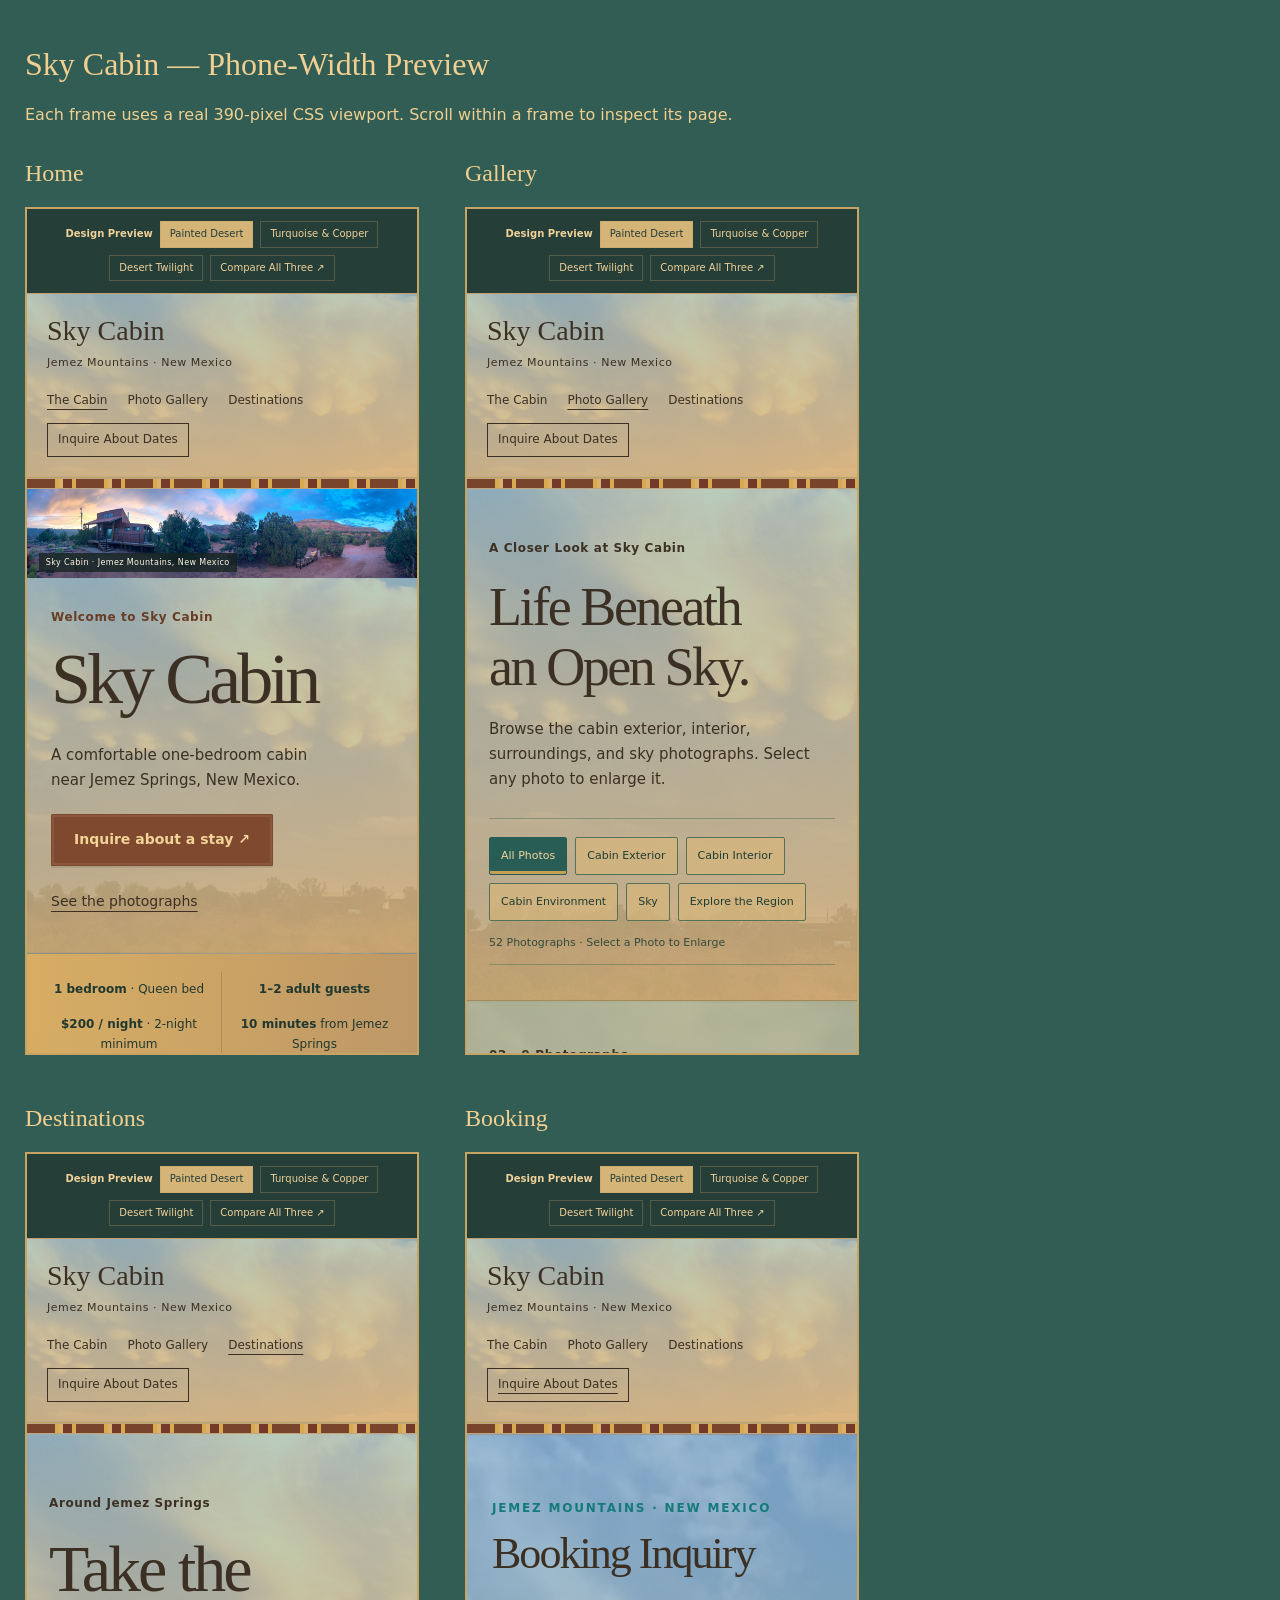
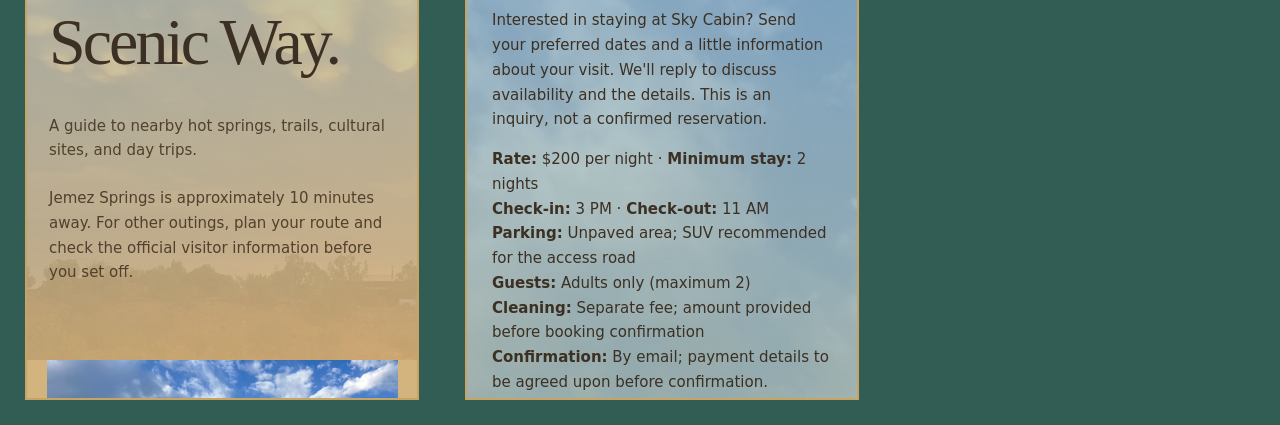
<file: preview/mobile-check.html>
<!doctype html><html lang="en"><head><meta charset="utf-8"><meta name="viewport" content="width=device-width,initial-scale=1"><title>Sky Cabin — Phone-Width Preview</title><style>body{margin:0;background:#315d54;color:#f0cf90;font:16px system-ui;padding:25px}h1{font:32px Georgia}main{display:grid;grid-template-columns:repeat(2,410px);gap:30px}iframe{width:390px;height:844px;border:2px solid #c7a364;display:block;background:#c59a60}h2{font:24px Georgia}a{color:inherit}</style></head><body><h1>Sky Cabin — Phone-Width Preview</h1><p>Each frame uses a real 390-pixel CSS viewport. Scroll within a frame to inspect its page.</p><main><section><h2>Home</h2><iframe src="index.html" title="Home at 390 pixels"></iframe></section><section><h2>Gallery</h2><iframe src="gallery.html" title="Gallery at 390 pixels"></iframe></section><section><h2>Destinations</h2><iframe src="destinations.html" title="Destinations at 390 pixels"></iframe></section><section><h2>Booking</h2><iframe src="booking.html" title="Booking at 390 pixels"></iframe></section></main></body></html>
</file>
<file: site.css>
:root{--cream:#f6f1e7;--ink:#273a37;--teal:#275d58;--rust:#a25336;--gold:#d9b86e;--line:#d9d4c7;--muted:#57665f}*{box-sizing:border-box}html{scroll-behavior:smooth;scroll-padding-top:25px}body{margin:0;background:var(--cream);color:var(--ink);font:16px/1.65 system-ui,-apple-system,BlinkMacSystemFont,"Segoe UI",sans-serif}a{color:inherit;text-underline-offset:5px}button,input,select,textarea{font:inherit}button,a{-webkit-tap-highlight-color:transparent}a:focus-visible,button:focus-visible{outline:3px solid var(--rust);outline-offset:5px}img{max-width:100%}h1,h2,h3,p{margin-top:0}h1,h2,h3{font-family:Georgia,"Times New Roman",serif;font-weight:400;line-height:1.1}h1{font-size:clamp(52px,8vw,110px);letter-spacing:-.045em}h2{font-size:clamp(36px,5vw,66px);letter-spacing:-.035em}h3{font-size:27px}p{max-width:65ch}.eyebrow{font-size:11px;font-weight:700;text-transform:uppercase;letter-spacing:.19em;margin-bottom:20px}.site-header{max-width:1440px;margin:auto;padding:24px 5vw;display:flex;justify-content:space-between;align-items:center;gap:25px}.brand{font-family:Georgia,serif;font-size:30px;line-height:1.2;text-decoration:none;white-space:nowrap}.brand span{display:block;font:10px/1.5 system-ui,sans-serif;text-transform:uppercase;letter-spacing:.15em;margin-top:7px}nav{display:flex;gap:26px;align-items:center;flex-wrap:wrap}nav a{font-size:13px;text-decoration:none}nav a:last-child{padding:10px 16px;border:1px solid var(--teal)}nav a[aria-current]{text-decoration:underline}.woven{height:7px;background:repeating-linear-gradient(90deg,var(--teal) 0 28px,var(--gold) 28px 32px,var(--cream) 32px 36px,var(--rust) 36px 45px,var(--gold) 45px 49px)}.hero{position:relative;min-height:650px;height:78svh;max-height:900px;display:flex;align-items:flex-end;color:#fff;isolation:isolate}.hero>img,.sky-feature>img{position:absolute;width:100%;height:100%;inset:0;object-fit:cover;z-index:-2}.hero:after,.sky-feature:after{content:"";position:absolute;inset:0;background:linear-gradient(90deg,rgba(13,25,26,.8),rgba(13,25,26,.12)),linear-gradient(0deg,rgba(13,25,26,.42),transparent 65%);z-index:-1}.hero-copy{padding:75px 7vw;max-width:850px}.hero h1{margin-bottom:22px}.hero-copy>p:not(.eyebrow){font-size:19px;max-width:450px;line-height:1.65}.actions{display:flex;align-items:center;gap:24px;flex-wrap:wrap;margin-top:30px}.button{display:inline-block;padding:13px 22px;text-decoration:none;background:var(--teal);color:#fff;border:1px solid var(--teal);font-size:14px;font-weight:600}.button.light{background:var(--cream);color:var(--ink);border-color:var(--cream)}.text-link{font-size:14px}.facts{display:flex;justify-content:center;gap:0;border-bottom:1px solid var(--line);max-width:1300px;margin:auto;padding:25px 0}.facts span{padding:4px 35px;border-right:1px solid var(--line);font-size:13px}.facts span:last-child{border:0}.facts strong{font-weight:650}.wrap{max-width:1300px;padding:0 5vw;margin:auto}.section{padding-top:100px;padding-bottom:100px}.split{display:grid;grid-template-columns:1fr 1fr;gap:7vw;align-items:center}.split figure{margin:0}.split img{width:100%;height:auto;display:block}.split figcaption{font-size:12px;color:var(--muted);margin-top:10px}.split p{color:var(--muted)}.split .eyebrow{color:var(--rust)}.section-head{display:flex;justify-content:space-between;align-items:end;gap:30px;margin-bottom:35px}.section-head h2{margin-bottom:0}.section-head>p{font-size:14px;max-width:330px;color:var(--muted);margin:0}.details{background:#eae8dc}.amenities{display:grid;grid-template-columns:repeat(3,1fr);gap:35px 50px;margin-top:40px}.amenity{border-top:1px solid #bfc7b9;padding-top:20px}.amenity .number{font-size:11px;color:var(--rust);letter-spacing:.12em}.amenity h3{margin:15px 0 12px}.amenity p{font-size:14px;color:var(--muted);margin:0}.sky-feature{position:relative;isolation:isolate;min-height:470px;padding:85px 8vw;display:flex;align-items:center;color:white}.sky-copy{max-width:580px}.sky-copy h2{margin-bottom:25px}.sky-copy>p:not(.eyebrow){font-size:18px}.category-grid{display:grid;grid-template-columns:1fr 1fr;gap:38px 28px}.category{text-decoration:none;display:block}.category img{width:100%;height:310px;object-fit:cover;display:block}.category:nth-child(even){padding-top:65px}.category h3{margin:16px 0 6px}.category p{font-size:14px;color:var(--muted)}.category:hover h3{text-decoration:underline}.panorama{margin:0}.panorama img{width:100%;height:auto;display:block}.panorama figcaption{padding:12px 5vw;font-size:12px;color:var(--muted)}.location-list{padding-left:20px;color:var(--muted)}.location-list li{margin:12px 0}.tour{background:#263c3b;color:var(--cream)}video{display:block;width:100%;max-height:620px;background:#17211e;margin-top:30px}.rules{display:grid;grid-template-columns:1fr 1fr;gap:15px 50px}.rules p{font-size:14px;color:var(--muted)}.booking-banner .sky-copy{max-width:640px}.booking-banner{min-height:540px}.rate{font:28px Georgia,serif;margin-bottom:20px}footer{padding:50px 6vw;background:#203632;color:var(--cream);display:flex;justify-content:space-between;gap:35px;font-size:13px}footer p{margin:12px 0}footer .brand{font-size:29px}.gallery-intro{padding:70px 5vw 45px;max-width:1300px;margin:auto}.gallery-intro h1{font-size:clamp(48px,7vw,82px);margin-bottom:20px}.gallery-nav{display:flex;gap:12px;flex-wrap:wrap;margin-top:25px}.gallery-nav a{padding:8px 14px;border:1px solid #b8c3b6;font-size:12px;text-decoration:none}.gallery-section{padding:65px 0;border-top:1px solid var(--line)}.gallery-section h2{font-size:42px}.mosaic{columns:3;column-gap:22px}.photo-tile{display:block;break-inside:avoid;margin-bottom:26px;text-decoration:none;cursor:zoom-in}.photo-tile img{display:block;width:100%;height:auto;background:#e8e4d8}.photo-tile span{display:block;font-size:12px;color:var(--muted);margin-top:9px}.photo-tile.small{width:80%;margin-left:auto;margin-right:auto}.photo-tile:hover span{text-decoration:underline}.wide-photo{column-span:all}.lightbox{border:0;background:#101b19;color:white;padding:65px 55px 80px;width:100vw;height:100dvh;max-width:none;max-height:none;margin:0}.lightbox::backdrop{background:#101b19}.lightbox figure{height:100%;margin:0;display:flex;align-items:center;justify-content:center}.lightbox img{max-width:100%;max-height:100%;object-fit:contain}.lightbox figcaption{position:absolute;bottom:22px;left:60px;right:60px;text-align:center;font-size:14px}.lightbox button{position:absolute;border:1px solid #c3cec1;color:white;background:#203632;padding:8px 14px;cursor:pointer}.lightbox .close{top:15px;right:18px}.lightbox .prev{left:7px;top:48%}.lightbox .next{right:7px;top:48%}.skip{position:fixed;top:-100px;left:20px;padding:10px;background:white;z-index:50}.skip:focus{top:10px}.booking-main{max-width:900px;margin:auto;padding:65px 25px}.booking-main h1{font-size:60px}.booking-main .intro{max-width:720px}.booking-main form{background:#fffdf7;border:1px solid var(--line);padding:30px}.booking-main .grid{display:grid;grid-template-columns:1fr 1fr;gap:20px}.field{margin-bottom:20px}.field label{display:block;font-size:13px;font-weight:650;margin-bottom:7px}.field input,.field select,.field textarea{width:100%;padding:12px;border:1px solid #9ba99c;background:white;color:var(--ink)}.field textarea{min-height:120px}.field input:focus,.field select:focus,.field textarea:focus{outline:2px solid var(--teal)}form button{background:var(--teal);color:white;border:0;padding:14px 22px;cursor:pointer}.note{font-size:12px;color:var(--muted)}.error{color:#a43121}.booking-main section{background:#eae8dc!important;border-radius:0!important}.booking-main section h2{font-size:28px!important}
@media(min-width:1450px){.wrap{padding-left:45px;padding-right:45px}}@media(max-width:900px){.site-header{align-items:flex-start;flex-direction:column;gap:20px}nav{gap:20px}.hero{min-height:580px}.facts span{padding:5px 20px}.split{gap:35px}.amenities{grid-template-columns:1fr 1fr}.mosaic{columns:2}.category img{height:260px}}
@media(max-width:600px){body{font-size:15px}.site-header{padding:20px}.brand{font-size:28px}nav{gap:12px 20px}nav a{font-size:12px}nav a:last-child{padding:6px 10px}.hero{min-height:590px;height:78svh}.hero-copy{padding:45px 25px}.hero h1{font-size:70px}.hero-copy>p:not(.eyebrow){font-size:17px}.facts{flex-wrap:wrap;padding:18px 10px}.facts span{width:50%;font-size:12px;text-align:center;padding:8px}.facts span:nth-child(2){border:0}.section{padding-top:60px;padding-bottom:60px}.wrap{padding-left:22px;padding-right:22px}.split{grid-template-columns:1fr}.section-head{display:block}.section-head>p{margin-top:20px}.category-grid{gap:25px 15px}.category img{height:195px}.category:nth-child(even){padding-top:32px}.category h3{font-size:24px}.category p{font-size:12px}.sky-feature{padding:65px 25px;min-height:450px}.sky-feature:after{background:rgba(13,25,26,.64)}.sky-copy>p:not(.eyebrow){font-size:16px}.amenities{gap:28px 22px}.amenity h3{font-size:25px}.rules{grid-template-columns:1fr;gap:5px}.mosaic{columns:1}.gallery-section{padding:45px 0}.gallery-intro{padding:50px 22px 35px}.gallery-intro h1{font-size:54px}.gallery-section h2{font-size:36px}footer{flex-direction:column;padding:40px 24px}.booking-main .grid{grid-template-columns:1fr}.booking-main h1{font-size:44px}.booking-main form{padding:22px}.lightbox{padding:65px 35px 80px}}
@media(prefers-reduced-motion:reduce){html{scroll-behavior:auto}}

/* Weathered plaster, mineral pigments, and a restrained woven edge. */
:root{--cream:#eee6d4;--ink:#293b36;--teal:#35645e;--rust:#965033;--gold:#c4a36b;--line:#c9bc9f;--muted:#536258}
body{background-color:var(--cream);background-image:url("data:image/svg+xml,%3Csvg xmlns='http://www.w3.org/2000/svg' width='180' height='180'%3E%3Cfilter id='grain'%3E%3CfeTurbulence type='fractalNoise' baseFrequency='.76' numOctaves='3' stitchTiles='stitch'/%3E%3C/filter%3E%3Crect width='100%25' height='100%25' opacity='.065' filter='url(%23grain)'/%3E%3C/svg%3E")}.site-header{background:transparent}.woven{height:11px;opacity:.82;border-top:1px solid #bca582;border-bottom:1px solid #bca582}.button{border-radius:1px;box-shadow:inset 0 0 0 2px #eee6d417,0 2px 0 #172b241a}.button:hover{filter:brightness(1.12)}.details{background-color:#dedbc8;background-image:repeating-linear-gradient(0deg,transparent 0 3px,#665b4010 3px 4px)}.photo-tile img,.split figure img,.category img{border:1px solid #59492e24;box-shadow:0 3px 9px #3f302113}.panorama-hero figure{margin:0;position:relative;background:#3b4c47}.panorama-hero figure img{display:block;width:100%;height:auto;aspect-ratio:2931/671;object-fit:contain}.panorama-hero figcaption{position:absolute;bottom:12px;left:3vw;background:#152420c9;color:#fff6e2;padding:6px 12px;font-size:10px;letter-spacing:.12em;text-transform:uppercase}.panorama-title{display:grid;grid-template-columns:1fr 1fr;gap:6vw;align-items:center;padding:45px 7vw 55px;border-bottom:1px solid var(--line)}.panorama-title h1{font-size:clamp(70px,9vw,135px);margin:0}.panorama-title .eyebrow{margin-bottom:12px;color:var(--rust)}.panorama-title p{margin-bottom:0}.panorama-title .actions{margin-top:22px}.panorama-title>div:last-child{padding-top:12px}.interior-story{border-top:1px solid var(--line)}.slides{position:absolute;inset:0;overflow:hidden;z-index:-2}.slides img{position:absolute;inset:0;width:100%;height:100%;object-fit:cover;opacity:0;transition:opacity 2.4s ease}.slides img.active{opacity:1}.slideshow-toggle{position:absolute;right:22px;bottom:18px;border:1px solid #fff8;background:#142823e6;color:white;font-size:11px;padding:8px 11px;cursor:pointer}.slideshow-toggle:hover{background:#142823}.sky-feature:after{background:linear-gradient(90deg,#0e201de0 0%,#0e201d9e 58%,#0e201d44)}.sky-feature .note{font-size:12px}.photo-reveal{opacity:1;transform:none}.photo-reveal.pending{opacity:.2;transform:translateY(18px)}.photo-reveal.ready{transition:opacity 1.1s ease,transform 1.1s ease;opacity:1;transform:none}.destination-intro h1{font-size:clamp(66px,9vw,115px);margin-bottom:35px}.intro-columns{display:grid;grid-template-columns:1fr 1fr;gap:7vw;color:var(--muted)}.destination-intro+.panorama{max-width:1300px;margin:0 auto;padding:0 5vw}.destination-intro+.panorama img{max-height:600px;object-fit:cover}.destination-list{margin-top:45px}.destination-row{display:grid;grid-template-columns:55px 1fr 1.4fr;gap:35px;padding:40px 0;border-top:1px solid var(--line)}.destination-row h3{font-size:36px}.destination-number{font:18px Georgia,serif;color:var(--rust);padding-top:4px}.destination-row p{font-size:14px;color:var(--muted)}.destination-row .eyebrow{font-size:10px;color:var(--rust)}.destination-photo{border-top:1px solid var(--line)}
@media(max-width:700px){.panorama-title{grid-template-columns:1fr;padding:30px 24px 40px;gap:12px}.panorama-title h1{font-size:78px}.panorama-hero figcaption{font-size:8px;bottom:6px;padding:3px 7px}.panorama-hero figure img{min-height:0}.intro-columns{grid-template-columns:1fr;gap:8px}.destination-row{grid-template-columns:28px 1fr;gap:12px 18px}.destination-row>div:last-child{grid-column:2}.destination-row h3{font-size:31px}.sky-feature{padding-bottom:80px}.sky-feature:after{background:#10251fd1}.slideshow-toggle{right:18px;bottom:15px}}
@media(prefers-reduced-motion:reduce){.slides img,.photo-reveal.ready{transition:none}.photo-reveal.pending{opacity:1;transform:none}}

.destination-jump{display:flex;gap:12px;flex-wrap:wrap;margin-top:35px}.destination-jump a{font-size:12px;border:1px solid var(--line);padding:10px 15px;text-decoration:none;background:#faf4e53d}.destination-group{padding-top:75px;padding-bottom:25px}.destination-links{display:flex;gap:12px 24px;flex-wrap:wrap}.destination-links a{font-size:12px}.destination-row h3{overflow-wrap:anywhere}.destination-row .eyebrow{line-height:1.7}.destination-group:last-of-type{padding-bottom:70px}

/* Sky photographs beneath mineral-color gradients: no white page or form surfaces. */
:root{--cream:#d9b677;--ink:#20382f;--teal:#245c55;--rust:#793d26;--gold:#d8a94f;--line:#746e4a66;--muted:#354b3e;--grain:url("data:image/svg+xml,%3Csvg xmlns='http://www.w3.org/2000/svg' width='180' height='180'%3E%3Cfilter id='grain'%3E%3CfeTurbulence type='fractalNoise' baseFrequency='.76' numOctaves='3' stitchTiles='stitch'/%3E%3C/filter%3E%3Crect width='100%25' height='100%25' opacity='.07' filter='url(%23grain)'/%3E%3C/svg%3E")}
body{background-color:#c59a60;background-image:var(--grain),linear-gradient(135deg,#d6ae74ed,#c38e60eb 56%,#80a393e6),url('images/Sky/SunsetSky2.jpg');background-size:180px 180px,cover,cover;background-position:center;background-repeat:repeat,no-repeat,no-repeat}
.site-header{max-width:none;background-image:var(--grain),linear-gradient(110deg,#225a54ed,#456d5fe8),url('images/Sky/CanyonClouds.jpg');background-size:180px 180px,cover,cover;background-position:center;color:#f0d295;border-bottom:1px solid #c2a462}
nav a:last-child{border-color:currentColor}.woven{opacity:1;background-color:#bf8c4f}
.panorama-title{background-image:var(--grain),linear-gradient(115deg,#72aaa0eb 0%,#9db99ae8 48%,#d8ae68db 100%),url('images/Sky/JemezClouds.jpg');background-position:center;background-size:180px 180px,cover,cover}
.panorama-title .eyebrow{color:#334c38}.facts{max-width:none;background:linear-gradient(95deg,#d8ad61e8,#bb9565e8);color:#20382f}
.wrap.section:not(.destination-group){border-color:var(--line)}
#gallery{background-image:var(--grain),linear-gradient(140deg,#cf9767ee,#d9b779e8),url('images/Sky/SunsetSky3.jpg');background-size:180px 180px,cover,cover;background-position:center}
.details{background-image:var(--grain),linear-gradient(120deg,#87a78cef,#b7b981e8),url('images/Sky/Cat%20Mesa%202.jpg');background-size:180px 180px,cover,cover;background-position:center}
.interior-story{background-image:var(--grain),linear-gradient(130deg,#d6a568ee,#c18c61ee),url('images/Sky/SunsetSky1.jpg');background-size:180px 180px,cover,cover;background-position:center}
#location{background-image:linear-gradient(130deg,#78a99bdc,#b3b788e6),url('images/Sky/CanyonClouds.jpg');background-size:cover;background-position:center}
#guest-info{background-image:linear-gradient(135deg,#d2a660eb,#d9bc76f2),url('images/Sky/JemezClouds.jpg');background-size:cover;background-position:center}
.sky-feature:after{background:linear-gradient(100deg,#153e3be8 0%,#3c546ca6 55%,#b96b3b40 100%)}
.booking-banner:after{background:linear-gradient(105deg,#6a342de8 0%,#5b4b69c4 55%,#bd81474d 100%)}
.button.light{background:#e1b86d;color:#263b30;border-color:#e1b86d}.tour{background-image:var(--grain),linear-gradient(110deg,#234c48,#465b53)}
.gallery-intro,.destination-intro{background-image:var(--grain),linear-gradient(120deg,#81aaa3ed,#b6b28fe0 60%,#cf9b68dc),url('images/Sky/Rainbow-clouds.jpg');background-position:center;background-size:180px 180px,cover,cover}
.gallery-section{padding-left:5vw;padding-right:5vw}
.gallery-section#sky{background-image:linear-gradient(130deg,#82aaa1e8,#9fb49be8),url('images/Sky/Cat%20Mesa%20Clouds.jpg')}
.gallery-section#exterior{background-image:linear-gradient(130deg,#cf986fe8,#d8b77ae8),url('images/Sky/SunsetSky3.jpg')}
.gallery-section#interior{background-image:linear-gradient(135deg,#d6b268ed,#c89b60ed),url('images/Sky/JemezClouds.jpg')}
.gallery-section#environment{background-image:linear-gradient(135deg,#93ac80ed,#b6b887e8),url('images/Sky/CanyonClouds.jpg')}
.gallery-section#region{background-image:linear-gradient(135deg,#b2a18aed,#cfab7ae8),url('images/Sky/CatMesaRainbow.jpg')}
.gallery-section{background-size:cover;background-position:center}.gallery-nav a,.destination-jump a{background:#d5b07199;border-color:#516a52;color:#233d30}
.photo-tile img{background:#b7a274}.photo-tile span,.split figcaption,.panorama figcaption{color:#344c3c}
.destination-group{background-size:cover;background-position:center}.destination-group#village{background-image:linear-gradient(140deg,#d0a370ed,#cfb87be8),url('images/Sky/JemezClouds.jpg')}.destination-group#landscape{background-image:linear-gradient(140deg,#89aa91ed,#b3b78ae8),url('images/Sky/CanyonClouds.jpg')}.destination-group#bernalillo{background-image:linear-gradient(140deg,#ce946eed,#d3ae77e8),url('images/Sky/SunsetSky1.jpg')}
.booking-main{background-image:var(--grain),linear-gradient(145deg,#8eaf96e8,#c8b17fe8),url('images/Sky/JemezClouds.jpg');background-position:center;background-size:180px 180px,cover,cover}
.booking-main form{background:linear-gradient(135deg,#d2a466,#d8b77c);border:1px solid #8b7448}.booking-main section{background:linear-gradient(135deg,#91ad80,#b6b582)!important}
.field input,.field select,.field textarea{background:#e3c78a;color:#20382f;border-color:#786e45}.field input::placeholder,.field textarea::placeholder{color:#5b6047;opacity:1}.field select option{background:#e3c78a;color:#20382f}.error{color:#842b22}.skip{background:#e0b668;color:#20382f}
footer{background-image:var(--grain),linear-gradient(115deg,#204c46,#385b4c);color:#e8c887}
.eyebrow,.brand span,.panorama-hero figcaption{text-transform:none;letter-spacing:.05em}.eyebrow{font-size:12px}.brand span{font-size:11px}
@media(max-width:600px){.gallery-section{padding-left:22px;padding-right:22px}.sky-feature:after{background:linear-gradient(110deg,#153e3be8,#3c546cd6)}.booking-banner:after{background:linear-gradient(110deg,#67382de8,#514565dd)}}

/* A gallery viewer styled to the cabin palette, with natural image proportions. */
[hidden]{display:none!important}.gallery-controls{margin-top:26px;border-top:1px solid #365f4f66;border-bottom:1px solid #365f4f66;padding:18px 0 12px}.gallery-filter-buttons{display:flex;gap:9px;flex-wrap:wrap}.gallery-filter-buttons button{padding:9px 15px;background:#d5b67dbb;color:#203d33;border:1px solid #557258;font-size:12px;cursor:pointer;border-radius:2px}.gallery-filter-buttons button[aria-pressed="true"]{background:#285d55;color:#f1d39b;border-color:#285d55;box-shadow:inset 0 -3px 0 #c89e54}.gallery-filter-buttons button:hover{filter:brightness(1.08)}.gallery-result{margin:13px 0 0;font-size:11px;color:#354b3e}.photo-tile{position:relative;padding:9px 9px 12px;background:#c8a36c33;border:1px solid #665a3733;box-shadow:0 4px 12px #32462c12}.photo-tile img{border:0;box-shadow:none}.photo-tile span{padding:0 3px;line-height:1.5}.photo-tile:after{content:'View Photo ↗';position:absolute;right:18px;top:18px;font-size:10px;padding:4px 7px;background:#24483de6;color:#f1d39b;opacity:0;transition:opacity .2s}.photo-tile:hover:after,.photo-tile:focus-visible:after{opacity:1}.photo-tile.small{width:85%}.lightbox{background:radial-gradient(ellipse at center,#36544a,#142f2c 80%);color:#efcf91}.lightbox .photo-collection{position:absolute;left:24px;top:23px;font:18px Georgia,serif}.lightbox button{background:#315b50;color:#f1d39b;border-color:#d0ad6c99;border-radius:2px}.lightbox figcaption{color:#efcf91}.lightbox img{box-shadow:0 12px 60px #0005}.lightbox figure{background:transparent}
@media(max-width:600px){.gallery-filter-buttons{gap:8px}.gallery-filter-buttons button{font-size:11px;padding:9px 11px}.photo-tile:after{opacity:1}.lightbox .photo-collection{font-size:15px;left:15px;max-width:60%;top:25px}.lightbox .close{font-size:12px}}
@media(prefers-reduced-motion:reduce){.photo-tile:after{transition:none}}

.drive-times{padding-top:35px;padding-bottom:22px}.drive-grid{display:grid;grid-template-columns:repeat(3,1fr);border-top:1px solid var(--line);border-bottom:1px solid var(--line);margin:16px 0}.drive-grid>div{padding:22px 20px;border-right:1px solid var(--line)}.drive-grid>div:last-child{border:0}.drive-grid strong{display:block;font:32px Georgia,serif;margin-bottom:8px}.drive-grid span{font-size:14px}.drive-times .note{margin:12px 0 0}@media(max-width:600px){.drive-grid strong{font-size:24px}.drive-grid>div{padding:18px 10px}.drive-grid span{font-size:12px}}
</file>
<file: painted-desert.css>
html[data-look="mesa"]{--ink:#3b3023;--muted:#51402d;--teal:#78442c;--rust:#733a29;--cream:#d9b16d;--line:#8b673b66}
html[data-look="mesa"] body{background-image:var(--grain),linear-gradient(120deg,#d7a465e6,#b87751eb),url('images/Sky/SunsetSky2.jpg')}
html[data-look="mesa"] .site-header{background-image:var(--grain),linear-gradient(110deg,#713f2be8,#a0653ee8),url('images/Sky/JemezClouds.jpg');color:#f0cd8a}
html[data-look="mesa"] .panorama-title,html[data-look="mesa"] .gallery-intro,html[data-look="mesa"] .destination-intro{background-image:var(--grain),linear-gradient(110deg,#d4965bdc,#dfb36de3 60%,#bf7858e0),url('images/Sky/JemezClouds.jpg')}
html[data-look="mesa"] #gallery,html[data-look="mesa"] #guest-info,html[data-look="mesa"] .booking-main{background-image:var(--grain),linear-gradient(135deg,#ce8c5ee8,#d9b773e8),url('images/Sky/SunsetSky3.jpg')}
html[data-look="mesa"] .details,html[data-look="mesa"] #location{background-image:var(--grain),linear-gradient(120deg,#abb17fdf,#d1ac6ce6),url('images/Sky/CanyonClouds.jpg')}
html[data-look="mesa"] .panorama-title h1{font-family:Georgia,serif;font-weight:400;letter-spacing:-.055em}
html[data-look="mesa"] .button{background:#7e492e;border-color:#7e492e;color:#f2d398}
html[data-look="mesa"] .button.light{background:#e2b86b;color:#3b3023;border-color:#e2b86b}
html[data-look="mesa"] .split .eyebrow,html[data-look="mesa"] .panorama-title .eyebrow{color:#683c25}
html[data-look="mesa"] footer{background-image:var(--grain),linear-gradient(110deg,#693e2d,#754c32)}
html[data-look="mesa"] .gallery-section#exterior,html[data-look="mesa"] .gallery-section#interior{background-image:linear-gradient(130deg,#cf9160e8,#dcb36ce8),url('images/Sky/JemezClouds.jpg')}

/* Follow the landscape vertically: sky, vegetated mesas, then mineral earth. */
html[data-look="mesa"]{--sky-top:#8eb4c9a6;--sky-bottom:#e4b87bdb;--hill-top:#b7b58cde;--hill-bottom:#bca171ef;--soil-top:#cd946fe8;--soil-bottom:#b57b55f2;--bedrock:#563625df;--ground-ink:#382b22}
html[data-look] body{background-image:var(--grain),linear-gradient(to bottom,var(--sky-bottom) 0%,var(--hill-top) 35%,var(--hill-bottom) 65%,var(--soil-top) 85%,var(--soil-bottom) 100%);background-size:180px 180px,100% 100%;background-repeat:repeat,no-repeat}
html[data-look] [data-terrain="sky"]{background-image:var(--grain),linear-gradient(175deg,var(--sky-top),var(--sky-bottom)),url('images/Sky/JemezClouds.jpg')!important;background-size:180px 180px,cover,cover;background-position:center,center,center 35%;color:var(--ink)}
html[data-look] .site-header[data-terrain]{background-position:center,center,center 10%;color:var(--ink)}
html[data-look] [data-terrain="mountain"]{background-image:var(--grain),linear-gradient(180deg,var(--hill-top),var(--hill-bottom)),url('images/Cabin%20Environment/JemezCanyon%2C.jpg')!important;background-size:180px 180px,cover,cover;background-position:center,center,center 65%}
html[data-look] [data-terrain="earth"]{background-image:var(--grain),linear-gradient(175deg,var(--soil-top),var(--soil-bottom)),url('images/Cabin%20Environment/Ground.jpg')!important;background-size:180px 180px,cover,900px auto;background-position:center;color:var(--ground-ink)}
html[data-look] footer[data-terrain]{background-image:var(--grain),linear-gradient(var(--bedrock),var(--bedrock)),url('images/Cabin%20Environment/Ground.jpg')!important;color:#f1d4a1}
html[data-look] .booking-banner[data-terrain]:after{background:linear-gradient(105deg,var(--bedrock),#543323b8 65%,#6b422a66)}
html[data-look] [data-terrain="descent"]{background-image:var(--grain),linear-gradient(to bottom,var(--sky-top),var(--hill-top) 45%,var(--soil-top)),url('images/Cabin%20Environment/JemezCanyon%2C.jpg')!important;background-size:180px 180px,cover,cover;background-position:center}
html[data-look] .booking-banner{color:#f2d6a3}
/* Finished Painted Desert palette and responsive details. */
html[data-look="mesa"] .sky-feature:after{background:linear-gradient(105deg,#492d25e6,#6547339c 60%,#8c553b30)}
.lightbox,.slideshow-viewer{background:radial-gradient(ellipse at center,#654732,#2c251f 85%);color:#efd39b}
.lightbox::backdrop,.slideshow-viewer::backdrop{background:#2c251f}
.lightbox button,.slideshow-viewer button,.slideshow-expand,.slideshow-toggle{background:#51382ded;color:#f2d5a2;border-color:#e4bb7d99}
.gallery-filter-buttons button[aria-pressed="true"]{background:#75472f;border-color:#75472f}
.gallery-filter-buttons button,.gallery-nav a,.destination-jump a{color:#3b3023;border-color:#876541}
.booking-main .eyebrow{color:#613c28}
.booking-main button[type="submit"]{background:#75472f;color:#f2d5a2}
.sky-feature .sky-copy{padding-bottom:15px}
@media(max-width:600px){html[data-look="mesa"] .panorama-title h1{font-size:clamp(58px,17vw,78px)}.site-header{gap:18px}.category-grid{grid-template-columns:1fr}.category:nth-child(even){padding-top:0}.category img{height:auto;max-height:420px;object-fit:cover}.category h3{font-size:29px}.category p{font-size:14px}.sky-feature .sky-copy{padding-bottom:25px}.slideshow-expand,.slideshow-toggle{max-width:46%;font-size:10px;padding:9px}.lightbox .photo-collection{font-size:14px}.gallery-filter-buttons button{min-height:44px}.destination-jump a{min-height:44px}}
</file>
